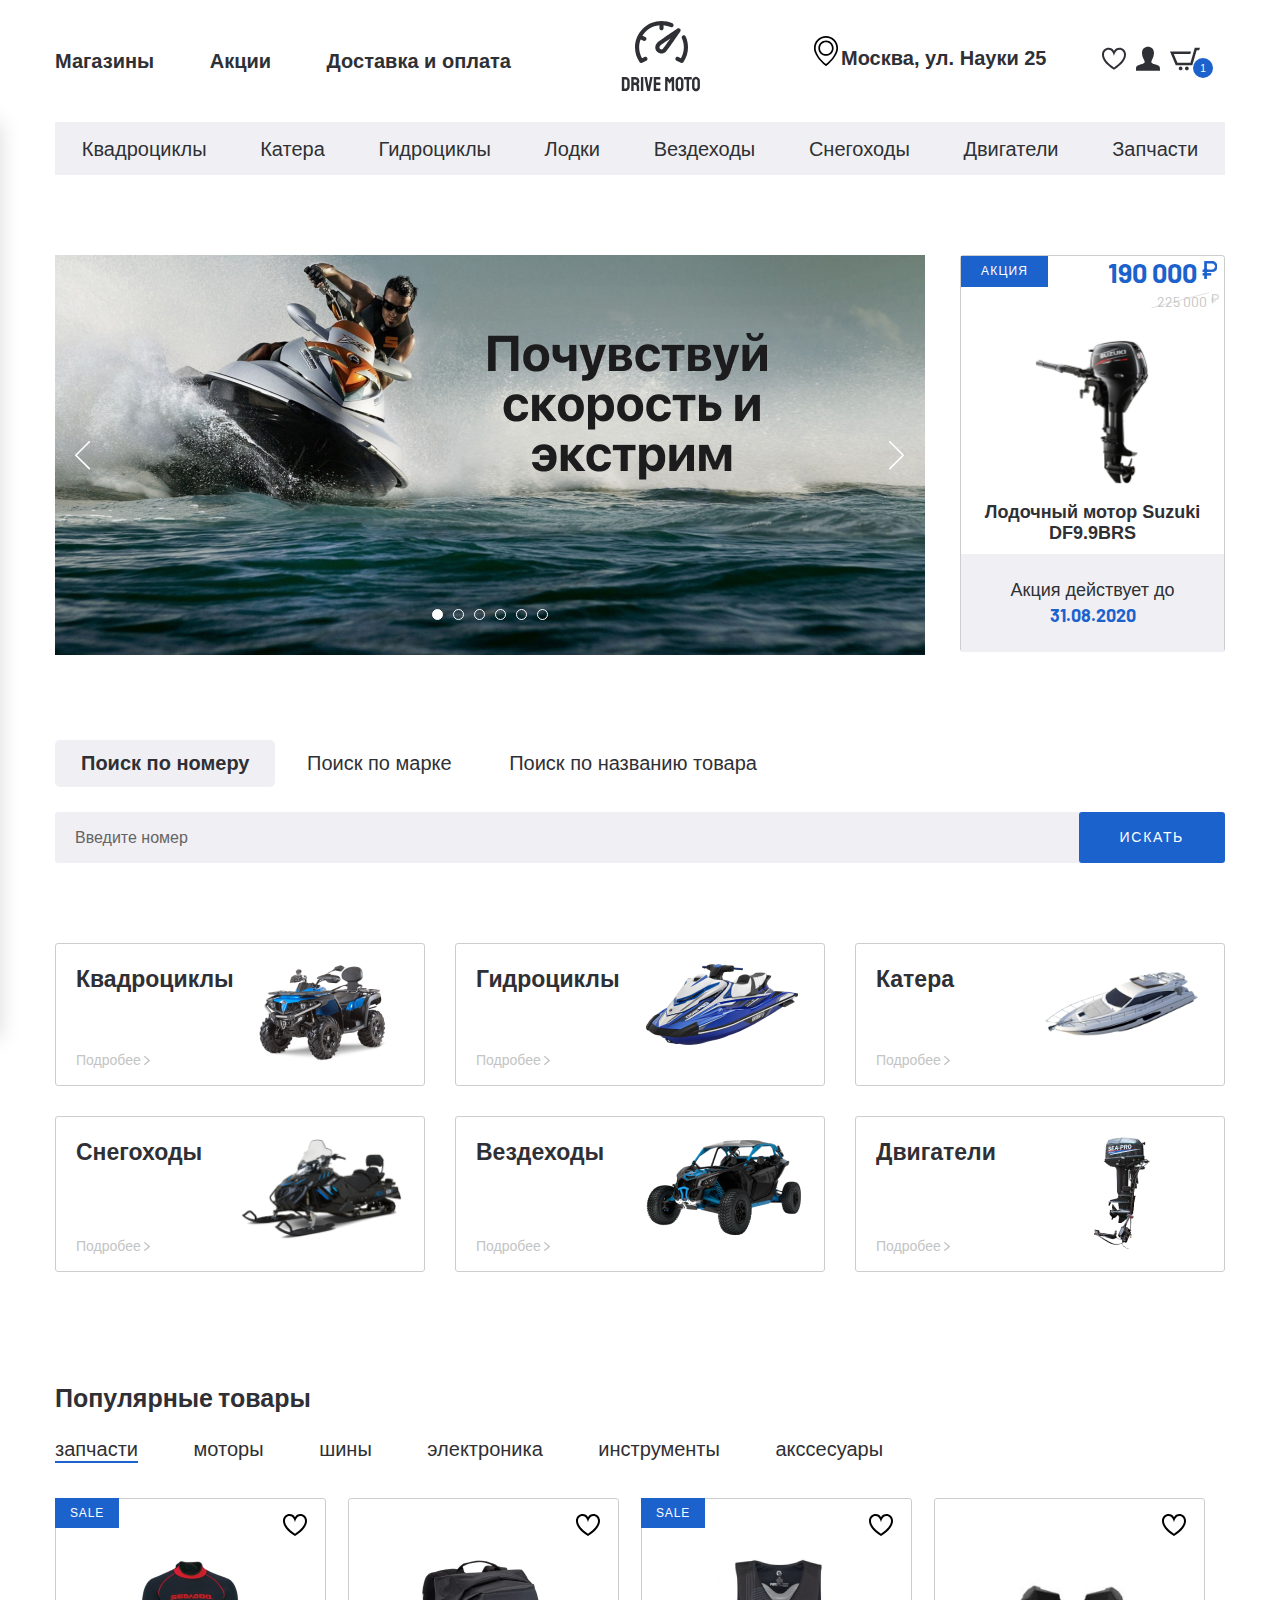
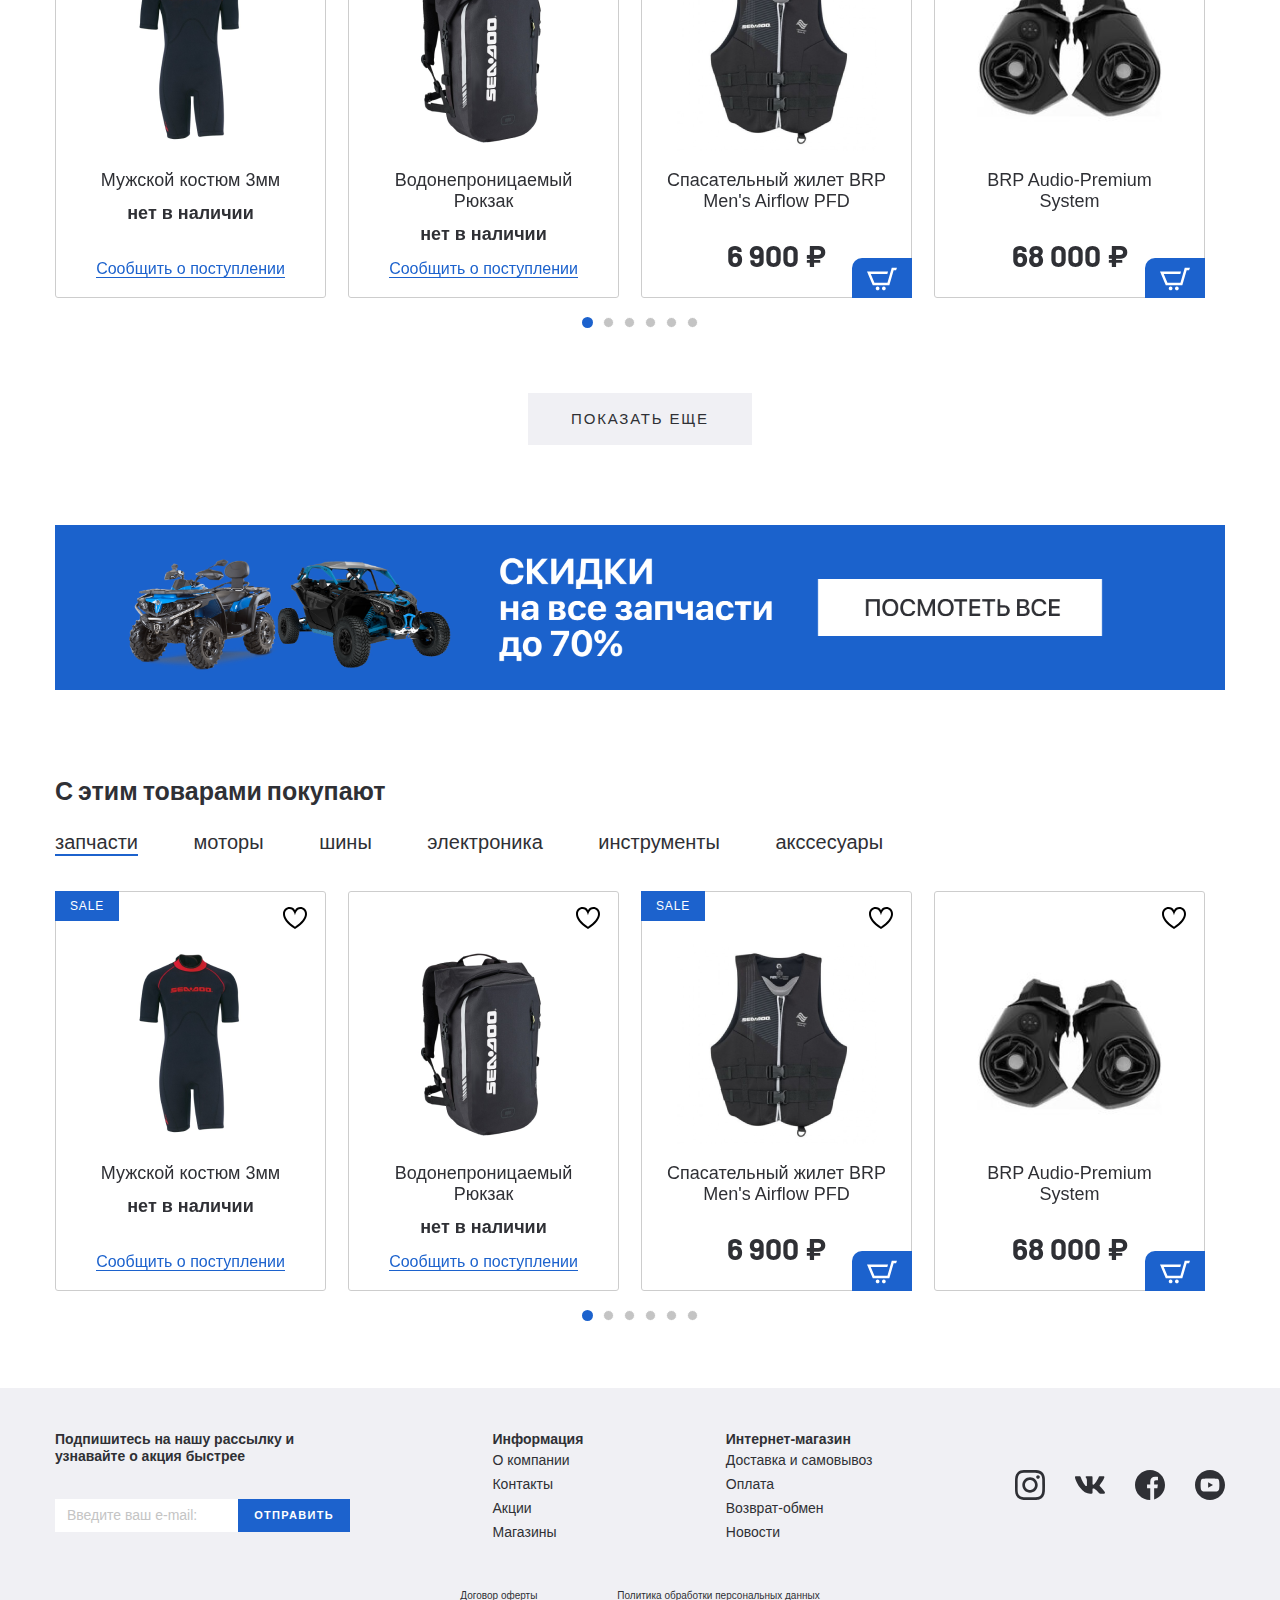
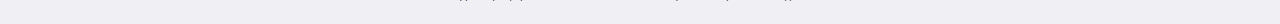
<file: index.html>
<!DOCTYPE html>
<html lang="ru">
<head>
    <meta charset="UTF-8"/>
    <meta name="viewport" content="width=device-width, initial-scale=1.0"/>
    <meta http-equiv="X-UA-Compatible" content="ie=edge"/>
    <title>Store layout</title>
    <link rel="preconnect" href="https://fonts.googleapis.com"/>
    <link rel="preconnect" href="https://fonts.gstatic.com" crossorigin/>
    <link
            href="https://fonts.googleapis.com/css2?family=Barlow:wght@400;700&display=swap"
            rel="stylesheet"
    />
    <link rel="stylesheet" href="css/ion.rangeSlider.min.css"/>
    <link rel="stylesheet" href="css/jquery.formstyler.css"/>
    <link rel="stylesheet" href="css/jquery.formstyler.theme.css"/>
    <link rel="stylesheet" href="css/jquery.rateyo.min.css"/>
    <link rel="stylesheet" href="css/style.min.css"/>
</head>
<body>
<header class="header">
    <div class="header__top">
        <div class="container">
            <div class="header__top-inner">
                <nav class="menu">
                    <button class="menu__btn">
                        <div class="menu__btn-line"></div>
                        <div class="menu__btn-line"></div>
                        <div class="menu__btn-line"></div>
                    </button>
                    <ul class="menu__list">
                        <li class="menu__item">
                            <a class="menu__link" href="catalog.html">Магазины</a>
                        </li>
                        <li class="menu__item">
                            <a class="menu__link" href="#">Акции</a>
                        </li>
                        <li class="menu__item">
                            <a class="menu__link" href="#">Доставка и оплата</a>
                        </li>
                    </ul>
                </nav>
                <a class="logo" href="#">
                    <img class="logo__img" src="./img/logo.svg" alt=""/>
                </a>
                <div class="header__box">
                    <p class="header__addres">Москва, ул. Науки 25</p>
                    <ul class="user__list">
                        <li class="user__list-item">
                            <a class="user__list-link" href="#">
                                <img
                                        src="./img/hearth-ico.svg
                    "
                                        alt=""
                                />
                            </a>
                        </li>
                        <li class="user__list-item">
                            <a class="user__list-link" href="#">
                                <img
                                        src="./img/user-ico.svg
                    "
                                        alt=""
                                />
                            </a>
                        </li>
                        <li class="user__list-item">
                            <a class="user__list-link basket" href="#">
                                <img
                                        src="./img/basket.svg
                    "
                                        alt=""
                                />
                                <p class="basket__num">1</p>
                            </a>
                        </li>
                    </ul>
                </div>
            </div>
        </div>
    </div>
    <ul class="menu-mobile__list">
        <li class="menu-mobile__item">
            <a class="menu-mobile__link" href="#">
                <img class="menu-mobile__img" src="./img/user-ico.svg" alt=""/>
                <p>Войти</p>
            </a>
        </li>
        <li class="menu-mobile__item">
            <a class="menu-mobile__link" href="#">
                <img class="menu-mobile__img" src="./img/user-ico.svg" alt=""/>
                <p>Регистрация</p>
            </a>
        </li>
        <li class="menu-mobile__item">
            <a class="menu-mobile__link" href="#">
                <img class="menu-mobile__img" src="./img/hearth-ico.svg" alt=""/>
                <p>Избранное</p>
            </a>
        </li>
        <li class="menu-mobile__item">
            <a class="menu-mobile__link" href="#">
                <img class="menu-mobile__img" src="./img/basket.svg" alt=""/>
                <p>Корзина</p>
            </a>
        </li>
        <li class="menu-mobile__item">
            <a class="menu-mobile__link" href="#">
                <img class="menu-mobile__img" src="./img/home.svg" alt=""/>
                <p>Магазины</p>
            </a>
        </li>
        <li class="menu-mobile__item">
            <a class="menu-mobile__link" href="#">
                <img class="menu-mobile__img" src="./img/sale.svg" alt=""/>
                <p>Акции</p>
            </a>
        </li>
        <li class="menu-mobile__item">
            <a class="menu-mobile__link" href="#">
                <img class="menu-mobile__img" src="./img/box.svg" alt=""/>
                <p>Доставка и оплата</p>
            </a>
        </li>
        <li class="menu-mobile__item">
            <a class="menu-mobile__link" href="#">
                <p>Квадроциклы</p>
            </a>
        </li>
        <li class="menu-mobile__item">
            <a class="menu-mobile__link" href="#">
                <p>Катера</p>
            </a>
        </li>
        <li class="menu-mobile__item">
            <a class="menu-mobile__link" href="#">
                <p>Гидроциклы</p>
            </a>
        </li>
        <li class="menu-mobile__item">
            <a class="menu-mobile__link" href="#">
                <p>Лодки</p>
            </a>
        </li>
        <li class="menu-mobile__item">
            <a class="menu-mobile__link" href="#">
                <p>Вездеходы</p>
            </a>
        </li>
        <li class="menu-mobile__item">
            <a class="menu-mobile__link" href="#">
                <p>Снегоходы</p>
            </a>
        </li>
        <li class="menu-mobile__item">
            <a class="menu-mobile__link" href="#">
                <p>Двигатели</p>
            </a>
        </li>
        <li class="menu-mobile__item">
            <a class="menu-mobile__link" href="#">
                <p>Запчасти</p>
            </a>
        </li>
    </ul>
    <div class="menu__mobile-linewrapper">
        <ul class="menu__mobile-line">
            <li class="menu__item">
                <a class="menu__link" href="catalog.html">Магазины</a>
            </li>
            <li class="menu__item">
                <a class="menu__link" href="#">Акции</a>
            </li>
            <li class="menu__item">
                <a class="menu__link" href="#">Доставка и оплата</a>
            </li>
        </ul>
    </div>

    <div class="header__bottom">
        <div class="container">
            <ul class="menu__categories">
                <li class="menu__categories-item">
                    <a class="menu__categories-link" href="product.html"
                    >Квадроциклы</a
                    >
                </li>

                <li class="menu__categories-item">
                    <a class="menu__categories-link" href="#">Катера</a>
                </li>
                <li class="menu__categories-item">
                    <a class="menu__categories-link" href="#">Гидроциклы</a>
                </li>
                <li class="menu__categories-item">
                    <a class="menu__categories-link" href="#">Лодки</a>
                </li>
                <li class="menu__categories-item">
                    <a class="menu__categories-link" href="#">Вездеходы</a>
                </li>
                <li class="menu__categories-item">
                    <a class="menu__categories-link" href="#">Снегоходы</a>
                </li>
                <li class="menu__categories-item">
                    <a class="menu__categories-link" href="#">Двигатели</a>
                </li>
                <li class="menu__categories-item">
                    <a class="menu__categories-link" href="#">Запчасти</a>
                </li>
            </ul>
        </div>
    </div>
</header>
<section class="banner-section page-section">
    <div class="container">
        <div class="banner-section__inner">
            <div class="banner-section__slider">
                <a class="banner-section__slider-item" href="#">
                    <img
                            class="banner-section__slider-img"
                            src="./img/banner-slider.jpg"
                            alt=""
                    />
                </a>
                <a class="banner-section__slider-item" href="#">
                    <img
                            class="banner-section__slider-img"
                            src="./img/banner-slider.jpg"
                            alt=""
                    />
                </a>
                <a class="banner-section__slider-item" href="#">
                    <img
                            class="banner-section__slider-img"
                            src="./img/banner-slider.jpg"
                            alt=""
                    />
                </a>
                <a class="banner-section__slider-item" href="#">
                    <img
                            class="banner-section__slider-img"
                            src="./img/banner-slider.jpg"
                            alt=""
                    />
                </a>
                <a class="banner-section__slider-item" href="#">
                    <img
                            class="banner-section__slider-img"
                            src="./img/banner-slider.jpg"
                            alt=""
                    />
                </a>
                <a class="banner-section__slider-item" href="#">
                    <img
                            class="banner-section__slider-img"
                            src="./img/banner-slider.jpg"
                            alt=""
                    />
                </a>
            </div>
            <a class="banner-section__item sale-item" href="#">
                <div class="sale-item__top">
                    <p class="sale-item__info">Акция</p>
                    <div class="sale-item__price">
                        <div class="price sale-item__price-new">190 000</div>
                        <div class="price sale-item__price-old">225 000</div>
                    </div>
                </div>
                <img class="sale-item__img" src="./img/content/sale-1.png" alt=""/>
                <h5 class="sale-item__title">Лодочный мотор Suzuki DF9.9BRS</h5>
                <p class="sale-item__footer">
                    Акция действует до
                    <span>31.08.2020</span>
                </p>
            </a>
        </div>
    </div>
</section>
<div class="search page-section">
    <div class="container">
        <div class="search__inner">
            <div class="search__tabs tabs-wrapper">
                <div class="mobile-overflow">
                    <a class="tab tab--active search__tabs-item" href="#tab-1"
                    >Поиск по номеру</a
                    >
                    <a class="tab search__tabs-item" href="#tab-2">Поиск по марке</a>
                    <a class="tab search__tabs-item" href="#tab-3"
                    >Поиск по названию товара</a
                    >
                </div>
            </div>
            <div class="search__content">
                <div
                        id="tab-1"
                        class="tabs-content search__content-item tabs-content--active"
                >
                    <form class="search__content-form" action="">
                        <input
                                class="search__content-input"
                                type="text"
                                placeholder="Введите номер"
                        />
                        <button class="search__content-btn" type="submit">
                            искать
                        </button>
                    </form>
                </div>
                <div id="tab-2" class="tabs-content search__content-item">
                    <form class="search__content-form" action="">
                        <input
                                class="search__content-input"
                                type="text"
                                placeholder="Введите марку"
                        />
                        <button class="search__content-btn" type="submit">
                            искать
                        </button>
                    </form>
                </div>
                <div id="tab-3" class="tabs-content search__content-item">
                    <form class="search__content-form" action="">
                        <input
                                class="search__content-input"
                                type="text"
                                placeholder="Введите название товара"
                        />
                        <button class="search__content-btn" type="submit">
                            искать
                        </button>
                    </form>
                </div>
            </div>
        </div>
    </div>
</div>
<section class="categories page-section">
    <div class="container">
        <div class="categories__inner">
            <a class="categories__item" href="#">
                <div class="categories__item-info">
                    <h4 class="categories__item-title">Квадроциклы</h4>
                    <p class="categories__item-text">Подробее</p>
                </div>
                <div class="categories__item-img">
                    <img src="./img/categories-1.png" alt=""/>
                </div>
            </a>
            <a class="categories__item" href="#">
                <div class="categories__item-info">
                    <h4 class="categories__item-title">Гидроциклы</h4>
                    <p class="categories__item-text">Подробее</p>
                </div>
                <div class="categories__item-img">
                    <img src="./img/categories-2.png" alt=""/>
                </div>
            </a>
            <a class="categories__item" href="#">
                <div class="categories__item-info">
                    <h4 class="categories__item-title">Катера</h4>
                    <p class="categories__item-text">Подробее</p>
                </div>
                <div class="categories__item-img">
                    <img src="./img/categories-3.png" alt=""/>
                </div>
            </a>
            <a class="categories__item" href="#">
                <div class="categories__item-info">
                    <h4 class="categories__item-title">Снегоходы</h4>
                    <p class="categories__item-text">Подробее</p>
                </div>
                <div class="categories__item-img">
                    <img src="./img/categories-4.png" alt=""/>
                </div>
            </a>
            <a class="categories__item" href="#">
                <div class="categories__item-info">
                    <h4 class="categories__item-title">Вездеходы</h4>
                    <p class="categories__item-text">Подробее</p>
                </div>
                <div class="categories__item-img">
                    <img src="./img/categories-5.png" alt=""/>
                </div>
            </a>
            <a class="categories__item" href="#">
                <div class="categories__item-info">
                    <h4 class="categories__item-title">Двигатели</h4>
                    <p class="categories__item-text">Подробее</p>
                </div>
                <div class="categories__item-img">
                    <img src="./img/categories-6.png" alt=""/>
                </div>
            </a>
        </div>
    </div>
</section>

<section class="products">
    <div class="container">
        <div class="products__inner">
            <h4 class="product__title">Популярные товары</h4>
            <div class="tabs-wrapper">
                <div class="tabs products__tabs mobile-overflow">
                    <a class="tab tab--active products__tab" href="#product-tab-1"
                    >запчасти</a
                    >
                    <a class="tab products__tab" href="#product-tab-2">моторы</a>
                    <a class="tab products__tab" href="#product-tab-3">шины</a>
                    <a class="tab products__tab" href="#product-tab-4">электроника</a>
                    <a class="tab products__tab" href="#product-tab-5">инструменты</a>
                    <a class="tab products__tab" href="#product-tab-6">акссесуары</a>
                </div>
            </div>
            <div class="tabs-container products__container">
                <div
                        id="product-tab-1"
                        class="tabs-content products__content tabs-content--active"
                >
                    <div class="product-slider">
                        <div class="product-slider__item">
                            <div
                                    class="product-item__wrapper product-item__not-available"
                            >
                                <button class="product-item__favorite"></button>
                                <button class="product-item__basket">
                                    <img src="./img/basket-white.svg" alt=""/>
                                </button>
                                <a class="product-item__notify-link" href="#">
                                    <span>Сообщить о поступлении</span>
                                </a>
                                <a class="product-item product-item--sale" href="#">
                                    <p class="product-item__hover-text">посмотреть товар</p>
                                    <img
                                            class="product-item__img"
                                            src="./img/content/product-8.png"
                                            alt=""
                                    />
                                    <h4 class="product-item__title">
                                        Мужской костюм 3мм
                                    </h4>
                                    <p class="price product-item__price">7 000 ₽</p>
                                    <p class="product-item__notify-text">нет в наличии</p>
                                </a>
                            </div>
                        </div>
                        <div class="product-slider__item">
                            <div
                                    class="product-item__wrapper product-item__not-available"
                            >
                                <button class="product-item__favorite"></button>
                                <button class="product-item__basket">
                                    <img src="./img/basket-white.svg" alt=""/>
                                </button>
                                <a class="product-item__notify-link" href="#">
                                    <span>Сообщить о поступлении</span>
                                </a>
                                <a class="product-item" href="#">
                                    <p class="product-item__hover-text">посмотреть товар</p>
                                    <img
                                            class="product-item__img"
                                            src="./img/content/product-1.png"
                                            alt=""
                                    />
                                    <h4 class="product-item__title">
                                        Водонепроницаемый Рюкзак
                                    </h4>
                                    <p class="price product-item__price">9 800 ₽</p>
                                    <p class="product-item__notify-text">нет в наличии</p>
                                </a>
                            </div>
                        </div>
                        <div class="product-slider__item">
                            <div class="product-item__wrapper">
                                <button class="product-item__favorite"></button>
                                <button class="product-item__basket">
                                    <img src="./img/basket-white.svg" alt=""/>
                                </button>
                                <a class="product-item__notify-link" href="#">
                                    <span>Сообщить о поступлении</span>
                                </a>
                                <a class="product-item product-item--sale" href="#">
                                    <p class="product-item__hover-text">посмотреть товар</p>
                                    <img
                                            class="product-item__img"
                                            src="./img/content/product-2.png"
                                            alt=""
                                    />
                                    <h4 class="product-item__title">
                                        Спасательный жилет BRP Men's Airflow PFD
                                    </h4>
                                    <p class="price product-item__price">6 900 ₽</p>
                                    <p class="product-item__notify-text">нет в наличии</p>
                                </a>
                            </div>
                        </div>
                        <div class="product-slider__item">
                            <div class="product-item__wrapper">
                                <button class="product-item__favorite"></button>
                                <button class="product-item__basket">
                                    <img src="./img/basket-white.svg" alt=""/>
                                </button>
                                <a class="product-item__notify-link" href="#">
                                    <span>Сообщить о поступлении</span>
                                </a>
                                <a class="product-item" href="#">
                                    <p class="product-item__hover-text">посмотреть товар</p>
                                    <img
                                            class="product-item__img"
                                            src="./img/content/product-3.png"
                                            alt=""
                                    />
                                    <h4 class="product-item__title">
                                        BRP Audio-Premium System
                                    </h4>
                                    <p class="price product-item__price">68 000 ₽</p>
                                    <p class="product-item__notify-text">нет в наличии</p>
                                </a>
                            </div>
                        </div>
                        <div class="product-slider__item">
                            <div
                                    class="product-item__wrapper product-item__not-available"
                            >
                                <button class="product-item__favorite"></button>
                                <button class="product-item__basket">
                                    <img src="./img/basket-white.svg" alt=""/>
                                </button>
                                <a class="product-item__notify-link" href="#">
                                    <span>Сообщить о поступлении</span>
                                </a>
                                <a class="product-item product-item--sale" href="#">
                                    <p class="product-item__hover-text">посмотреть товар</p>
                                    <img
                                            class="product-item__img"
                                            src="./img/content/product-4.png"
                                            alt=""
                                    />
                                    <h4 class="product-item__title">
                                        Спасательное снаряжение
                                    </h4>
                                    <p class="price product-item__price">4 000 ₽</p>
                                    <p class="product-item__notify-text">нет в наличии</p>
                                </a>
                            </div>
                        </div>
                        <div class="product-slider__item">
                            <div class="product-item__wrapper">
                                <button class="product-item__favorite"></button>
                                <button class="product-item__basket">
                                    <img src="./img/basket-white.svg" alt=""/>
                                </button>
                                <a class="product-item__notify-link" href="#">
                                    <span>Сообщить о поступлении</span>
                                </a>
                                <a class="product-item product-item--sale" href="#">
                                    <p class="product-item__hover-text">посмотреть товар</p>
                                    <img
                                            class="product-item__img"
                                            src="./img/content/product-6.png"
                                            alt=""
                                    />
                                    <h4 class="product-item__title">
                                        Garmin Echomap Plus 62cv
                                    </h4>
                                    <p class="price product-item__price">45 800 ₽</p>
                                    <p class="product-item__notify-text">нет в наличии</p>
                                </a>
                            </div>
                        </div>
                    </div>
                </div>
                <div id="product-tab-2" class="tabs-content products__content">
                    <div class="product-slider">
                        <div class="product-slider__item">
                            <div
                                    class="product-item__wrapper product-item__not-available"
                            >
                                <button class="product-item__favorite"></button>
                                <button class="product-item__basket">
                                    <img src="./img/basket-white.svg" alt=""/>
                                </button>
                                <a class="product-item__notify-link" href="#">
                                    <span>Сообщить о поступлении</span>
                                </a>
                                <a class="product-item" href="#">
                                    <p class="product-item__hover-text">посмотреть товар</p>
                                    <img
                                            class="product-item__img"
                                            src="./img/content/product-1.png"
                                            alt=""
                                    />
                                    <h4 class="product-item__title">
                                        Водонепроницаемый Рюкзак
                                    </h4>
                                    <p class="price product-item__price">9 800 ₽</p>
                                    <p class="product-item__notify-text">нет в наличии</p>
                                </a>
                            </div>
                        </div>
                        <div class="product-slider__item">
                            <div
                                    class="product-item__wrapper product-item__not-available"
                            >
                                <button class="product-item__favorite"></button>
                                <button class="product-item__basket">
                                    <img src="./img/basket-white.svg" alt=""/>
                                </button>
                                <a class="product-item__notify-link" href="#">
                                    <span>Сообщить о поступлении</span>
                                </a>
                                <a class="product-item product-item--sale" href="#">
                                    <p class="product-item__hover-text">посмотреть товар</p>
                                    <img
                                            class="product-item__img"
                                            src="./img/content/product-5.png"
                                            alt=""
                                    />
                                    <h4 class="product-item__title">
                                        BRP Audio-портативная система
                                    </h4>
                                    <p class="price product-item__price">92 000 ₽</p>
                                    <p class="product-item__notify-text">нет в наличии</p>
                                </a>
                            </div>
                        </div>
                        <div class="product-slider__item">
                            <div class="product-item__wrapper">
                                <button class="product-item__favorite"></button>
                                <button class="product-item__basket">
                                    <img src="./img/basket-white.svg" alt=""/>
                                </button>
                                <a class="product-item__notify-link" href="#">
                                    <span>Сообщить о поступлении</span>
                                </a>
                                <a class="product-item product-item--sale" href="#">
                                    <p class="product-item__hover-text">посмотреть товар</p>
                                    <img
                                            class="product-item__img"
                                            src="./img/content/product-6.png"
                                            alt=""
                                    />
                                    <h4 class="product-item__title">
                                        Garmin Echomap Plus 62cv
                                    </h4>
                                    <p class="price product-item__price">45 800 ₽</p>
                                    <p class="product-item__notify-text">нет в наличии</p>
                                </a>
                            </div>
                        </div>
                        <div class="product-slider__item">
                            <div class="product-item__wrapper">
                                <button class="product-item__favorite"></button>
                                <button class="product-item__basket">
                                    <img src="./img/basket-white.svg" alt=""/>
                                </button>
                                <a class="product-item__notify-link" href="#">
                                    <span>Сообщить о поступлении</span>
                                </a>
                                <a class="product-item product-item--sale" href="#">
                                    <p class="product-item__hover-text">посмотреть товар</p>
                                    <img
                                            class="product-item__img"
                                            src="./img/content/product-7.png"
                                            alt=""
                                    />
                                    <h4 class="product-item__title">
                                        RF D.E.S.S.TM Key
                                    </h4>
                                    <p class="price product-item__price">7 200 ₽</p>
                                    <p class="product-item__notify-text">нет в наличии</p>
                                </a>
                            </div>
                        </div>
                        <div class="product-slider__item">
                            <div
                                    class="product-item__wrapper product-item__not-available"
                            >
                                <button class="product-item__favorite"></button>
                                <button class="product-item__basket">
                                    <img src="./img/basket-white.svg" alt=""/>
                                </button>
                                <a class="product-item__notify-link" href="#">
                                    <span>Сообщить о поступлении</span>
                                </a>
                                <a class="product-item product-item--sale" href="#">
                                    <p class="product-item__hover-text">посмотреть товар</p>
                                    <img
                                            class="product-item__img"
                                            src="./img/content/product-8.png"
                                            alt=""
                                    />
                                    <h4 class="product-item__title">
                                        Мужской костюм 3мм
                                    </h4>
                                    <p class="price product-item__price">7 000 ₽</p>
                                    <p class="product-item__notify-text">нет в наличии</p>
                                </a>
                            </div>
                        </div>
                    </div>
                </div>
                <div id="product-tab-3" class="tabs-content products__content">
                    <div class="product-slider">
                        <div class="product-slider__item">
                            <div
                                    class="product-item__wrapper product-item__not-available"
                            >
                                <button class="product-item__favorite"></button>
                                <button class="product-item__basket">
                                    <img src="./img/basket-white.svg" alt=""/>
                                </button>
                                <a class="product-item__notify-link" href="#">
                                    <span>Сообщить о поступлении</span>
                                </a>
                                <a class="product-item product-item--sale" href="#">
                                    <p class="product-item__hover-text">посмотреть товар</p>
                                    <img
                                            class="product-item__img"
                                            src="./img/content/product-8.png"
                                            alt=""
                                    />
                                    <h4 class="product-item__title">
                                        Мужской костюм 3мм
                                    </h4>
                                    <p class="price product-item__price">7 000 ₽</p>
                                    <p class="product-item__notify-text">нет в наличии</p>
                                </a>
                            </div>
                        </div>
                        <div class="product-slider__item">
                            <div
                                    class="product-item__wrapper product-item__not-available"
                            >
                                <button class="product-item__favorite"></button>
                                <button class="product-item__basket">
                                    <img src="./img/basket-white.svg" alt=""/>
                                </button>
                                <a class="product-item__notify-link" href="#">
                                    <span>Сообщить о поступлении</span>
                                </a>
                                <a class="product-item" href="#">
                                    <p class="product-item__hover-text">посмотреть товар</p>
                                    <img
                                            class="product-item__img"
                                            src="./img/content/product-1.png"
                                            alt=""
                                    />
                                    <h4 class="product-item__title">
                                        Водонепроницаемый Рюкзак
                                    </h4>
                                    <p class="price product-item__price">9 800 ₽</p>
                                    <p class="product-item__notify-text">нет в наличии</p>
                                </a>
                            </div>
                        </div>
                        <div class="product-slider__item">
                            <div class="product-item__wrapper">
                                <button class="product-item__favorite"></button>
                                <button class="product-item__basket">
                                    <img src="./img/basket-white.svg" alt=""/>
                                </button>
                                <a class="product-item__notify-link" href="#">
                                    <span>Сообщить о поступлении</span>
                                </a>
                                <a class="product-item product-item--sale" href="#">
                                    <p class="product-item__hover-text">посмотреть товар</p>
                                    <img
                                            class="product-item__img"
                                            src="./img/content/product-2.png"
                                            alt=""
                                    />
                                    <h4 class="product-item__title">
                                        Спасательный жилет BRP Men's Airflow PFD
                                    </h4>
                                    <p class="price product-item__price">6 900 ₽</p>
                                    <p class="product-item__notify-text">нет в наличии</p>
                                </a>
                            </div>
                        </div>
                        <div class="product-slider__item">
                            <div class="product-item__wrapper">
                                <button class="product-item__favorite"></button>
                                <button class="product-item__basket">
                                    <img src="./img/basket-white.svg" alt=""/>
                                </button>
                                <a class="product-item__notify-link" href="#">
                                    <span>Сообщить о поступлении</span>
                                </a>
                                <a class="product-item" href="#">
                                    <p class="product-item__hover-text">посмотреть товар</p>
                                    <img
                                            class="product-item__img"
                                            src="./img/content/product-3.png"
                                            alt=""
                                    />
                                    <h4 class="product-item__title">
                                        BRP Audio-Premium System
                                    </h4>
                                    <p class="price product-item__price">68 000 ₽</p>
                                    <p class="product-item__notify-text">нет в наличии</p>
                                </a>
                            </div>
                        </div>
                        <div class="product-slider__item">
                            <div
                                    class="product-item__wrapper product-item__not-available"
                            >
                                <button class="product-item__favorite"></button>
                                <button class="product-item__basket">
                                    <img src="./img/basket-white.svg" alt=""/>
                                </button>
                                <a class="product-item__notify-link" href="#">
                                    <span>Сообщить о поступлении</span>
                                </a>
                                <a class="product-item product-item--sale" href="#">
                                    <p class="product-item__hover-text">посмотреть товар</p>
                                    <img
                                            class="product-item__img"
                                            src="./img/content/product-4.png"
                                            alt=""
                                    />
                                    <h4 class="product-item__title">
                                        Спасательное снаряжение
                                    </h4>
                                    <p class="price product-item__price">4 000 ₽</p>
                                    <p class="product-item__notify-text">нет в наличии</p>
                                </a>
                            </div>
                        </div>
                    </div>
                </div>
                <div id="product-tab-4" class="tabs-content products__content">
                    <div class="product-slider">
                        <div class="product-slider__item">
                            <div
                                    class="product-item__wrapper product-item__not-available"
                            >
                                <button class="product-item__favorite"></button>
                                <button class="product-item__basket">
                                    <img src="./img/basket-white.svg" alt=""/>
                                </button>
                                <a class="product-item__notify-link" href="#">
                                    <span>Сообщить о поступлении</span>
                                </a>
                                <a class="product-item product-item--sale" href="#">
                                    <p class="product-item__hover-text">посмотреть товар</p>
                                    <img
                                            class="product-item__img"
                                            src="./img/content/product-5.png"
                                            alt=""
                                    />
                                    <h4 class="product-item__title">
                                        BRP Audio-портативная система
                                    </h4>
                                    <p class="price product-item__price">92 000 ₽</p>
                                    <p class="product-item__notify-text">нет в наличии</p>
                                </a>
                            </div>
                        </div>
                        <div class="product-slider__item">
                            <div class="product-item__wrapper">
                                <button class="product-item__favorite"></button>
                                <button class="product-item__basket">
                                    <img src="./img/basket-white.svg" alt=""/>
                                </button>
                                <a class="product-item__notify-link" href="#">
                                    <span>Сообщить о поступлении</span>
                                </a>
                                <a class="product-item product-item--sale" href="#">
                                    <p class="product-item__hover-text">посмотреть товар</p>
                                    <img
                                            class="product-item__img"
                                            src="./img/content/product-6.png"
                                            alt=""
                                    />
                                    <h4 class="product-item__title">
                                        Garmin Echomap Plus 62cv
                                    </h4>
                                    <p class="price product-item__price">45 800 ₽</p>
                                    <p class="product-item__notify-text">нет в наличии</p>
                                </a>
                            </div>
                        </div>
                        <div class="product-slider__item">
                            <div class="product-item__wrapper">
                                <button class="product-item__favorite"></button>
                                <button class="product-item__basket">
                                    <img src="./img/basket-white.svg" alt=""/>
                                </button>
                                <a class="product-item__notify-link" href="#">
                                    <span>Сообщить о поступлении</span>
                                </a>
                                <a class="product-item product-item--sale" href="#">
                                    <p class="product-item__hover-text">посмотреть товар</p>
                                    <img
                                            class="product-item__img"
                                            src="./img/content/product-7.png"
                                            alt=""
                                    />
                                    <h4 class="product-item__title">
                                        RF D.E.S.S.TM Key
                                    </h4>
                                    <p class="price product-item__price">7 200 ₽</p>
                                    <p class="product-item__notify-text">нет в наличии</p>
                                </a>
                            </div>
                        </div>
                        <div class="product-slider__item">
                            <div
                                    class="product-item__wrapper product-item__not-available"
                            >
                                <button class="product-item__favorite"></button>
                                <button class="product-item__basket">
                                    <img src="./img/basket-white.svg" alt=""/>
                                </button>
                                <a class="product-item__notify-link" href="#">
                                    <span>Сообщить о поступлении</span>
                                </a>
                                <a class="product-item product-item--sale" href="#">
                                    <p class="product-item__hover-text">посмотреть товар</p>
                                    <img
                                            class="product-item__img"
                                            src="./img/content/product-8.png"
                                            alt=""
                                    />
                                    <h4 class="product-item__title">
                                        Мужской костюм 3мм
                                    </h4>
                                    <p class="price product-item__price">7 000 ₽</p>
                                    <p class="product-item__notify-text">нет в наличии</p>
                                </a>
                            </div>
                        </div>
                        <div class="product-slider__item">
                            <div
                                    class="product-item__wrapper product-item__not-available"
                            >
                                <button class="product-item__favorite"></button>
                                <button class="product-item__basket">
                                    <img src="./img/basket-white.svg" alt=""/>
                                </button>
                                <a class="product-item__notify-link" href="#">
                                    <span>Сообщить о поступлении</span>
                                </a>
                                <a class="product-item product-item--sale" href="#">
                                    <p class="product-item__hover-text">посмотреть товар</p>
                                    <img
                                            class="product-item__img"
                                            src="./img/content/product-4.png"
                                            alt=""
                                    />
                                    <h4 class="product-item__title">
                                        Спасательное снаряжение
                                    </h4>
                                    <p class="price product-item__price">4 000 ₽</p>
                                    <p class="product-item__notify-text">нет в наличии</p>
                                </a>
                            </div>
                        </div>
                    </div>
                </div>
                <div id="product-tab-5" class="tabs-content products__content">
                    <div class="product-slider">
                        <div class="product-slider__item">
                            <div
                                    class="product-item__wrapper product-item__not-available"
                            >
                                <button class="product-item__favorite"></button>
                                <button class="product-item__basket">
                                    <img src="./img/basket-white.svg" alt=""/>
                                </button>
                                <a class="product-item__notify-link" href="#">
                                    <span>Сообщить о поступлении</span>
                                </a>
                                <a class="product-item" href="#">
                                    <p class="product-item__hover-text">посмотреть товар</p>
                                    <img
                                            class="product-item__img"
                                            src="./img/content/product-1.png"
                                            alt=""
                                    />
                                    <h4 class="product-item__title">
                                        Водонепроницаемый Рюкзак
                                    </h4>
                                    <p class="price product-item__price">9 800 ₽</p>
                                    <p class="product-item__notify-text">нет в наличии</p>
                                </a>
                            </div>
                        </div>
                        <div class="product-slider__item">
                            <div class="product-item__wrapper">
                                <button class="product-item__favorite"></button>
                                <button class="product-item__basket">
                                    <img src="./img/basket-white.svg" alt=""/>
                                </button>
                                <a class="product-item__notify-link" href="#">
                                    <span>Сообщить о поступлении</span>
                                </a>
                                <a class="product-item product-item--sale" href="#">
                                    <p class="product-item__hover-text">посмотреть товар</p>
                                    <img
                                            class="product-item__img"
                                            src="./img/content/product-2.png"
                                            alt=""
                                    />
                                    <h4 class="product-item__title">
                                        Спасательный жилет BRP Men's Airflow PFD
                                    </h4>
                                    <p class="price product-item__price">6 900 ₽</p>
                                    <p class="product-item__notify-text">нет в наличии</p>
                                </a>
                            </div>
                        </div>
                        <div class="product-slider__item">
                            <div class="product-item__wrapper">
                                <button class="product-item__favorite"></button>
                                <button class="product-item__basket">
                                    <img src="./img/basket-white.svg" alt=""/>
                                </button>
                                <a class="product-item__notify-link" href="#">
                                    <span>Сообщить о поступлении</span>
                                </a>
                                <a class="product-item" href="#">
                                    <p class="product-item__hover-text">посмотреть товар</p>
                                    <img
                                            class="product-item__img"
                                            src="./img/content/product-3.png"
                                            alt=""
                                    />
                                    <h4 class="product-item__title">
                                        BRP Audio-Premium System
                                    </h4>
                                    <p class="price product-item__price">68 000 ₽</p>
                                    <p class="product-item__notify-text">нет в наличии</p>
                                </a>
                            </div>
                        </div>
                        <div class="product-slider__item">
                            <div
                                    class="product-item__wrapper product-item__not-available"
                            >
                                <button class="product-item__favorite"></button>
                                <button class="product-item__basket">
                                    <img src="./img/basket-white.svg" alt=""/>
                                </button>
                                <a class="product-item__notify-link" href="#">
                                    <span>Сообщить о поступлении</span>
                                </a>
                                <a class="product-item product-item--sale" href="#">
                                    <p class="product-item__hover-text">посмотреть товар</p>
                                    <img
                                            class="product-item__img"
                                            src="./img/content/product-4.png"
                                            alt=""
                                    />
                                    <h4 class="product-item__title">
                                        Спасательное снаряжение
                                    </h4>
                                    <p class="price product-item__price">4 000 ₽</p>
                                    <p class="product-item__notify-text">нет в наличии</p>
                                </a>
                            </div>
                        </div>
                        <div class="product-slider__item">
                            <div
                                    class="product-item__wrapper product-item__not-available"
                            >
                                <button class="product-item__favorite"></button>
                                <button class="product-item__basket">
                                    <img src="./img/basket-white.svg" alt=""/>
                                </button>
                                <a class="product-item__notify-link" href="#">
                                    <span>Сообщить о поступлении</span>
                                </a>
                                <a class="product-item product-item--sale" href="#">
                                    <p class="product-item__hover-text">посмотреть товар</p>
                                    <img
                                            class="product-item__img"
                                            src="./img/content/product-5.png"
                                            alt=""
                                    />
                                    <h4 class="product-item__title">
                                        BRP Audio-портативная система
                                    </h4>
                                    <p class="price product-item__price">92 000 ₽</p>
                                    <p class="product-item__notify-text">нет в наличии</p>
                                </a>
                            </div>
                        </div>
                    </div>
                </div>
                <div id="product-tab-6" class="tabs-content products__content">
                    <div class="product-slider">
                        <div class="product-slider__item">
                            <div
                                    class="product-item__wrapper product-item__not-available"
                            >
                                <button class="product-item__favorite"></button>
                                <button class="product-item__basket">
                                    <img src="./img/basket-white.svg" alt=""/>
                                </button>
                                <a class="product-item__notify-link" href="#">
                                    <span>Сообщить о поступлении</span>
                                </a>
                                <a class="product-item product-item--sale" href="#">
                                    <p class="product-item__hover-text">посмотреть товар</p>
                                    <img
                                            class="product-item__img"
                                            src="./img/content/product-5.png"
                                            alt=""
                                    />
                                    <h4 class="product-item__title">
                                        BRP Audio-портативная система
                                    </h4>
                                    <p class="price product-item__price">92 000 ₽</p>
                                    <p class="product-item__notify-text">нет в наличии</p>
                                </a>
                            </div>
                        </div>
                        <div class="product-slider__item">
                            <div class="product-item__wrapper">
                                <button class="product-item__favorite"></button>
                                <button class="product-item__basket">
                                    <img src="./img/basket-white.svg" alt=""/>
                                </button>
                                <a class="product-item__notify-link" href="#">
                                    <span>Сообщить о поступлении</span>
                                </a>
                                <a class="product-item product-item--sale" href="#">
                                    <p class="product-item__hover-text">посмотреть товар</p>
                                    <img
                                            class="product-item__img"
                                            src="./img/content/product-6.png"
                                            alt=""
                                    />
                                    <h4 class="product-item__title">
                                        Garmin Echomap Plus 62cv
                                    </h4>
                                    <p class="price product-item__price">45 800 ₽</p>
                                    <p class="product-item__notify-text">нет в наличии</p>
                                </a>
                            </div>
                        </div>
                        <div class="product-slider__item">
                            <div class="product-item__wrapper">
                                <button class="product-item__favorite"></button>
                                <button class="product-item__basket">
                                    <img src="./img/basket-white.svg" alt=""/>
                                </button>
                                <a class="product-item__notify-link" href="#">
                                    <span>Сообщить о поступлении</span>
                                </a>
                                <a class="product-item product-item--sale" href="#">
                                    <p class="product-item__hover-text">посмотреть товар</p>
                                    <img
                                            class="product-item__img"
                                            src="./img/content/product-7.png"
                                            alt=""
                                    />
                                    <h4 class="product-item__title">
                                        RF D.E.S.S.TM Key
                                    </h4>
                                    <p class="price product-item__price">7 200 ₽</p>
                                    <p class="product-item__notify-text">нет в наличии</p>
                                </a>
                            </div>
                        </div>
                        <div class="product-slider__item">
                            <div
                                    class="product-item__wrapper product-item__not-available"
                            >
                                <button class="product-item__favorite"></button>
                                <button class="product-item__basket">
                                    <img src="./img/basket-white.svg" alt=""/>
                                </button>
                                <a class="product-item__notify-link" href="#">
                                    <span>Сообщить о поступлении</span>
                                </a>
                                <a class="product-item product-item--sale" href="#">
                                    <p class="product-item__hover-text">посмотреть товар</p>
                                    <img
                                            class="product-item__img"
                                            src="./img/content/product-8.png"
                                            alt=""
                                    />
                                    <h4 class="product-item__title">
                                        Мужской костюм 3мм
                                    </h4>
                                    <p class="price product-item__price">7 000 ₽</p>
                                    <p class="product-item__notify-text">нет в наличии</p>
                                </a>
                            </div>
                        </div>
                        <div class="product-slider__item">
                            <div
                                    class="product-item__wrapper product-item__not-available"
                            >
                                <button class="product-item__favorite"></button>
                                <button class="product-item__basket">
                                    <img src="./img/basket-white.svg" alt=""/>
                                </button>
                                <a class="product-item__notify-link" href="#">
                                    <span>Сообщить о поступлении</span>
                                </a>
                                <a class="product-item product-item--sale" href="#">
                                    <p class="product-item__hover-text">посмотреть товар</p>
                                    <img
                                            class="product-item__img"
                                            src="./img/content/product-4.png"
                                            alt=""
                                    />
                                    <h4 class="product-item__title">
                                        Спасательное снаряжение
                                    </h4>
                                    <p class="price product-item__price">4 000 ₽</p>
                                    <p class="product-item__notify-text">нет в наличии</p>
                                </a>
                            </div>
                        </div>
                    </div>
                </div>
            </div>
            <div class="product-item__more-link">
                <a class="product-item__more" href="#"> ПОКАЗАТЬ ЕЩЕ </a>
            </div>
        </div>
    </div>
</section>

<div class="banner">
    <div class="container">
        <a class="banner-link" href="#">
            <img src="./img/content/banner.jpg" alt=""/>
        </a>
    </div>
</div>

<section class="products product-popular">
    <div class="container">
        <div class="products__inner">
            <h4 class="product__title">С этим товарами покупают</h4>
            <div class="tabs-wrapper">
                <div class="tabs products__tabs mobile-overflow">
                    <a class="tab tab--active products__tab" href="#popular-tab-1"
                    >запчасти</a
                    >
                    <a class="tab products__tab" href="#popular-tab-2">моторы</a>
                    <a class="tab products__tab" href="#popular-tab-3">шины</a>
                    <a class="tab products__tab" href="#popular-tab-4">электроника</a>
                    <a class="tab products__tab" href="#popular-tab-5">инструменты</a>
                    <a class="tab products__tab" href="#popular-tab-6">акссесуары</a>
                </div>
            </div>

            <div class="tabs-container products__container">
                <div
                        id="popular-tab-1"
                        class="tabs-content products__content tabs-content--active"
                >
                    <div class="product-slider">
                        <div class="product-slider__item">
                            <div
                                    class="product-item__wrapper product-item__not-available"
                            >
                                <button class="product-item__favorite"></button>
                                <button class="product-item__basket">
                                    <img src="./img/basket-white.svg" alt=""/>
                                </button>
                                <a class="product-item__notify-link" href="#">
                                    <span>Сообщить о поступлении</span>
                                </a>
                                <a class="product-item product-item--sale" href="#">
                                    <p class="product-item__hover-text">посмотреть товар</p>
                                    <img
                                            class="product-item__img"
                                            src="./img/content/product-8.png"
                                            alt=""
                                    />
                                    <h4 class="product-item__title">
                                        Мужской костюм 3мм
                                    </h4>
                                    <p class="price product-item__price">7 000 ₽</p>
                                    <p class="product-item__notify-text">нет в наличии</p>
                                </a>
                            </div>
                        </div>
                        <div class="product-slider__item">
                            <div
                                    class="product-item__wrapper product-item__not-available"
                            >
                                <button class="product-item__favorite"></button>
                                <button class="product-item__basket">
                                    <img src="./img/basket-white.svg" alt=""/>
                                </button>
                                <a class="product-item__notify-link" href="#">
                                    <span>Сообщить о поступлении</span>
                                </a>
                                <a class="product-item" href="#">
                                    <p class="product-item__hover-text">посмотреть товар</p>
                                    <img
                                            class="product-item__img"
                                            src="./img/content/product-1.png"
                                            alt=""
                                    />
                                    <h4 class="product-item__title">
                                        Водонепроницаемый Рюкзак
                                    </h4>
                                    <p class="price product-item__price">9 800 ₽</p>
                                    <p class="product-item__notify-text">нет в наличии</p>
                                </a>
                            </div>
                        </div>
                        <div class="product-slider__item">
                            <div class="product-item__wrapper">
                                <button class="product-item__favorite"></button>
                                <button class="product-item__basket">
                                    <img src="./img/basket-white.svg" alt=""/>
                                </button>
                                <a class="product-item__notify-link" href="#">
                                    <span>Сообщить о поступлении</span>
                                </a>
                                <a class="product-item product-item--sale" href="#">
                                    <p class="product-item__hover-text">посмотреть товар</p>
                                    <img
                                            class="product-item__img"
                                            src="./img/content/product-2.png"
                                            alt=""
                                    />
                                    <h4 class="product-item__title">
                                        Спасательный жилет BRP Men's Airflow PFD
                                    </h4>
                                    <p class="price product-item__price">6 900 ₽</p>
                                    <p class="product-item__notify-text">нет в наличии</p>
                                </a>
                            </div>
                        </div>
                        <div class="product-slider__item">
                            <div class="product-item__wrapper">
                                <button class="product-item__favorite"></button>
                                <button class="product-item__basket">
                                    <img src="./img/basket-white.svg" alt=""/>
                                </button>
                                <a class="product-item__notify-link" href="#">
                                    <span>Сообщить о поступлении</span>
                                </a>
                                <a class="product-item" href="#">
                                    <p class="product-item__hover-text">посмотреть товар</p>
                                    <img
                                            class="product-item__img"
                                            src="./img/content/product-3.png"
                                            alt=""
                                    />
                                    <h4 class="product-item__title">
                                        BRP Audio-Premium System
                                    </h4>
                                    <p class="price product-item__price">68 000 ₽</p>
                                    <p class="product-item__notify-text">нет в наличии</p>
                                </a>
                            </div>
                        </div>
                        <div class="product-slider__item">
                            <div
                                    class="product-item__wrapper product-item__not-available"
                            >
                                <button class="product-item__favorite"></button>
                                <button class="product-item__basket">
                                    <img src="./img/basket-white.svg" alt=""/>
                                </button>
                                <a class="product-item__notify-link" href="#">
                                    <span>Сообщить о поступлении</span>
                                </a>
                                <a class="product-item product-item--sale" href="#">
                                    <p class="product-item__hover-text">посмотреть товар</p>
                                    <img
                                            class="product-item__img"
                                            src="./img/content/product-4.png"
                                            alt=""
                                    />
                                    <h4 class="product-item__title">
                                        Спасательное снаряжение
                                    </h4>
                                    <p class="price product-item__price">4 000 ₽</p>
                                    <p class="product-item__notify-text">нет в наличии</p>
                                </a>
                            </div>
                        </div>
                        <div class="product-slider__item">
                            <div class="product-item__wrapper">
                                <button class="product-item__favorite"></button>
                                <button class="product-item__basket">
                                    <img src="./img/basket-white.svg" alt=""/>
                                </button>
                                <a class="product-item__notify-link" href="#">
                                    <span>Сообщить о поступлении</span>
                                </a>
                                <a class="product-item product-item--sale" href="#">
                                    <p class="product-item__hover-text">посмотреть товар</p>
                                    <img
                                            class="product-item__img"
                                            src="./img/content/product-6.png"
                                            alt=""
                                    />
                                    <h4 class="product-item__title">
                                        Garmin Echomap Plus 62cv
                                    </h4>
                                    <p class="price product-item__price">45 800 ₽</p>
                                    <p class="product-item__notify-text">нет в наличии</p>
                                </a>
                            </div>
                        </div>
                    </div>
                </div>
                <div id="popular-tab-2" class="tabs-content products__content">
                    <div class="product-slider">
                        <div class="product-slider__item">
                            <div
                                    class="product-item__wrapper product-item__not-available"
                            >
                                <button class="product-item__favorite"></button>
                                <button class="product-item__basket">
                                    <img src="./img/basket-white.svg" alt=""/>
                                </button>
                                <a class="product-item__notify-link" href="#">
                                    <span>Сообщить о поступлении</span>
                                </a>
                                <a class="product-item" href="#">
                                    <p class="product-item__hover-text">посмотреть товар</p>
                                    <img
                                            class="product-item__img"
                                            src="./img/content/product-1.png"
                                            alt=""
                                    />
                                    <h4 class="product-item__title">
                                        Водонепроницаемый Рюкзак
                                    </h4>
                                    <p class="price product-item__price">9 800 ₽</p>
                                    <p class="product-item__notify-text">нет в наличии</p>
                                </a>
                            </div>
                        </div>
                        <div class="product-slider__item">
                            <div
                                    class="product-item__wrapper product-item__not-available"
                            >
                                <button class="product-item__favorite"></button>
                                <button class="product-item__basket">
                                    <img src="./img/basket-white.svg" alt=""/>
                                </button>
                                <a class="product-item__notify-link" href="#">
                                    <span>Сообщить о поступлении</span>
                                </a>
                                <a class="product-item product-item--sale" href="#">
                                    <p class="product-item__hover-text">посмотреть товар</p>
                                    <img
                                            class="product-item__img"
                                            src="./img/content/product-5.png"
                                            alt=""
                                    />
                                    <h4 class="product-item__title">
                                        BRP Audio-портативная система
                                    </h4>
                                    <p class="price product-item__price">92 000 ₽</p>
                                    <p class="product-item__notify-text">нет в наличии</p>
                                </a>
                            </div>
                        </div>
                        <div class="product-slider__item">
                            <div class="product-item__wrapper">
                                <button class="product-item__favorite"></button>
                                <button class="product-item__basket">
                                    <img src="./img/basket-white.svg" alt=""/>
                                </button>
                                <a class="product-item__notify-link" href="#">
                                    <span>Сообщить о поступлении</span>
                                </a>
                                <a class="product-item product-item--sale" href="#">
                                    <p class="product-item__hover-text">посмотреть товар</p>
                                    <img
                                            class="product-item__img"
                                            src="./img/content/product-6.png"
                                            alt=""
                                    />
                                    <h4 class="product-item__title">
                                        Garmin Echomap Plus 62cv
                                    </h4>
                                    <p class="price product-item__price">45 800 ₽</p>
                                    <p class="product-item__notify-text">нет в наличии</p>
                                </a>
                            </div>
                        </div>
                        <div class="product-slider__item">
                            <div class="product-item__wrapper">
                                <button class="product-item__favorite"></button>
                                <button class="product-item__basket">
                                    <img src="./img/basket-white.svg" alt=""/>
                                </button>
                                <a class="product-item__notify-link" href="#">
                                    <span>Сообщить о поступлении</span>
                                </a>
                                <a class="product-item product-item--sale" href="#">
                                    <p class="product-item__hover-text">посмотреть товар</p>
                                    <img
                                            class="product-item__img"
                                            src="./img/content/product-7.png"
                                            alt=""
                                    />
                                    <h4 class="product-item__title">
                                        RF D.E.S.S.TM Key
                                    </h4>
                                    <p class="price product-item__price">7 200 ₽</p>
                                    <p class="product-item__notify-text">нет в наличии</p>
                                </a>
                            </div>
                        </div>
                        <div class="product-slider__item">
                            <div
                                    class="product-item__wrapper product-item__not-available"
                            >
                                <button class="product-item__favorite"></button>
                                <button class="product-item__basket">
                                    <img src="./img/basket-white.svg" alt=""/>
                                </button>
                                <a class="product-item__notify-link" href="#">
                                    <span>Сообщить о поступлении</span>
                                </a>
                                <a class="product-item product-item--sale" href="#">
                                    <p class="product-item__hover-text">посмотреть товар</p>
                                    <img
                                            class="product-item__img"
                                            src="./img/content/product-8.png"
                                            alt=""
                                    />
                                    <h4 class="product-item__title">
                                        Мужской костюм 3мм
                                    </h4>
                                    <p class="price product-item__price">7 000 ₽</p>
                                    <p class="product-item__notify-text">нет в наличии</p>
                                </a>
                            </div>
                        </div>
                    </div>
                </div>
                <div id="popular-tab-3" class="tabs-content products__content">
                    <div class="product-slider">
                        <div class="product-slider__item">
                            <div
                                    class="product-item__wrapper product-item__not-available"
                            >
                                <button class="product-item__favorite"></button>
                                <button class="product-item__basket">
                                    <img src="./img/basket-white.svg" alt=""/>
                                </button>
                                <a class="product-item__notify-link" href="#">
                                    <span>Сообщить о поступлении</span>
                                </a>
                                <a class="product-item product-item--sale" href="#">
                                    <p class="product-item__hover-text">посмотреть товар</p>
                                    <img
                                            class="product-item__img"
                                            src="./img/content/product-8.png"
                                            alt=""
                                    />
                                    <h4 class="product-item__title">
                                        Мужской костюм 3мм
                                    </h4>
                                    <p class="price product-item__price">7 000 ₽</p>
                                    <p class="product-item__notify-text">нет в наличии</p>
                                </a>
                            </div>
                        </div>
                        <div class="product-slider__item">
                            <div
                                    class="product-item__wrapper product-item__not-available"
                            >
                                <button class="product-item__favorite"></button>
                                <button class="product-item__basket">
                                    <img src="./img/basket-white.svg" alt=""/>
                                </button>
                                <a class="product-item__notify-link" href="#">
                                    <span>Сообщить о поступлении</span>
                                </a>
                                <a class="product-item" href="#">
                                    <p class="product-item__hover-text">посмотреть товар</p>
                                    <img
                                            class="product-item__img"
                                            src="./img/content/product-1.png"
                                            alt=""
                                    />
                                    <h4 class="product-item__title">
                                        Водонепроницаемый Рюкзак
                                    </h4>
                                    <p class="price product-item__price">9 800 ₽</p>
                                    <p class="product-item__notify-text">нет в наличии</p>
                                </a>
                            </div>
                        </div>
                        <div class="product-slider__item">
                            <div class="product-item__wrapper">
                                <button class="product-item__favorite"></button>
                                <button class="product-item__basket">
                                    <img src="./img/basket-white.svg" alt=""/>
                                </button>
                                <a class="product-item__notify-link" href="#">
                                    <span>Сообщить о поступлении</span>
                                </a>
                                <a class="product-item product-item--sale" href="#">
                                    <p class="product-item__hover-text">посмотреть товар</p>
                                    <img
                                            class="product-item__img"
                                            src="./img/content/product-2.png"
                                            alt=""
                                    />
                                    <h4 class="product-item__title">
                                        Спасательный жилет BRP Men's Airflow PFD
                                    </h4>
                                    <p class="price product-item__price">6 900 ₽</p>
                                    <p class="product-item__notify-text">нет в наличии</p>
                                </a>
                            </div>
                        </div>
                        <div class="product-slider__item">
                            <div class="product-item__wrapper">
                                <button class="product-item__favorite"></button>
                                <button class="product-item__basket">
                                    <img src="./img/basket-white.svg" alt=""/>
                                </button>
                                <a class="product-item__notify-link" href="#">
                                    <span>Сообщить о поступлении</span>
                                </a>
                                <a class="product-item" href="#">
                                    <p class="product-item__hover-text">посмотреть товар</p>
                                    <img
                                            class="product-item__img"
                                            src="./img/content/product-3.png"
                                            alt=""
                                    />
                                    <h4 class="product-item__title">
                                        BRP Audio-Premium System
                                    </h4>
                                    <p class="price product-item__price">68 000 ₽</p>
                                    <p class="product-item__notify-text">нет в наличии</p>
                                </a>
                            </div>
                        </div>
                        <div class="product-slider__item">
                            <div
                                    class="product-item__wrapper product-item__not-available"
                            >
                                <button class="product-item__favorite"></button>
                                <button class="product-item__basket">
                                    <img src="./img/basket-white.svg" alt=""/>
                                </button>
                                <a class="product-item__notify-link" href="#">
                                    <span>Сообщить о поступлении</span>
                                </a>
                                <a class="product-item product-item--sale" href="#">
                                    <p class="product-item__hover-text">посмотреть товар</p>
                                    <img
                                            class="product-item__img"
                                            src="./img/content/product-4.png"
                                            alt=""
                                    />
                                    <h4 class="product-item__title">
                                        Спасательное снаряжение
                                    </h4>
                                    <p class="price product-item__price">4 000 ₽</p>
                                    <p class="product-item__notify-text">нет в наличии</p>
                                </a>
                            </div>
                        </div>
                    </div>
                </div>
                <div id="popular-tab-4" class="tabs-content products__content">
                    <div class="product-slider">
                        <div class="product-slider__item">
                            <div
                                    class="product-item__wrapper product-item__not-available"
                            >
                                <button class="product-item__favorite"></button>
                                <button class="product-item__basket">
                                    <img src="./img/basket-white.svg" alt=""/>
                                </button>
                                <a class="product-item__notify-link" href="#">
                                    <span>Сообщить о поступлении</span>
                                </a>
                                <a class="product-item product-item--sale" href="#">
                                    <p class="product-item__hover-text">посмотреть товар</p>
                                    <img
                                            class="product-item__img"
                                            src="./img/content/product-5.png"
                                            alt=""
                                    />
                                    <h4 class="product-item__title">
                                        BRP Audio-портативная система
                                    </h4>
                                    <p class="price product-item__price">92 000 ₽</p>
                                    <p class="product-item__notify-text">нет в наличии</p>
                                </a>
                            </div>
                        </div>
                        <div class="product-slider__item">
                            <div class="product-item__wrapper">
                                <button class="product-item__favorite"></button>
                                <button class="product-item__basket">
                                    <img src="./img/basket-white.svg" alt=""/>
                                </button>
                                <a class="product-item__notify-link" href="#">
                                    <span>Сообщить о поступлении</span>
                                </a>
                                <a class="product-item product-item--sale" href="#">
                                    <p class="product-item__hover-text">посмотреть товар</p>
                                    <img
                                            class="product-item__img"
                                            src="./img/content/product-6.png"
                                            alt=""
                                    />
                                    <h4 class="product-item__title">
                                        Garmin Echomap Plus 62cv
                                    </h4>
                                    <p class="price product-item__price">45 800 ₽</p>
                                    <p class="product-item__notify-text">нет в наличии</p>
                                </a>
                            </div>
                        </div>
                        <div class="product-slider__item">
                            <div class="product-item__wrapper">
                                <button class="product-item__favorite"></button>
                                <button class="product-item__basket">
                                    <img src="./img/basket-white.svg" alt=""/>
                                </button>
                                <a class="product-item__notify-link" href="#">
                                    <span>Сообщить о поступлении</span>
                                </a>
                                <a class="product-item product-item--sale" href="#">
                                    <p class="product-item__hover-text">посмотреть товар</p>
                                    <img
                                            class="product-item__img"
                                            src="./img/content/product-7.png"
                                            alt=""
                                    />
                                    <h4 class="product-item__title">
                                        RF D.E.S.S.TM Key
                                    </h4>
                                    <p class="price product-item__price">7 200 ₽</p>
                                    <p class="product-item__notify-text">нет в наличии</p>
                                </a>
                            </div>
                        </div>
                        <div class="product-slider__item">
                            <div
                                    class="product-item__wrapper product-item__not-available"
                            >
                                <button class="product-item__favorite"></button>
                                <button class="product-item__basket">
                                    <img src="./img/basket-white.svg" alt=""/>
                                </button>
                                <a class="product-item__notify-link" href="#">
                                    <span>Сообщить о поступлении</span>
                                </a>
                                <a class="product-item product-item--sale" href="#">
                                    <p class="product-item__hover-text">посмотреть товар</p>
                                    <img
                                            class="product-item__img"
                                            src="./img/content/product-8.png"
                                            alt=""
                                    />
                                    <h4 class="product-item__title">
                                        Мужской костюм 3мм
                                    </h4>
                                    <p class="price product-item__price">7 000 ₽</p>
                                    <p class="product-item__notify-text">нет в наличии</p>
                                </a>
                            </div>
                        </div>
                        <div class="product-slider__item">
                            <div
                                    class="product-item__wrapper product-item__not-available"
                            >
                                <button class="product-item__favorite"></button>
                                <button class="product-item__basket">
                                    <img src="./img/basket-white.svg" alt=""/>
                                </button>
                                <a class="product-item__notify-link" href="#">
                                    <span>Сообщить о поступлении</span>
                                </a>
                                <a class="product-item product-item--sale" href="#">
                                    <p class="product-item__hover-text">посмотреть товар</p>
                                    <img
                                            class="product-item__img"
                                            src="./img/content/product-4.png"
                                            alt=""
                                    />
                                    <h4 class="product-item__title">
                                        Спасательное снаряжение
                                    </h4>
                                    <p class="price product-item__price">4 000 ₽</p>
                                    <p class="product-item__notify-text">нет в наличии</p>
                                </a>
                            </div>
                        </div>
                    </div>
                </div>
                <div id="popular-tab-5" class="tabs-content products__content">
                    <div class="product-slider">
                        <div class="product-slider__item">
                            <div
                                    class="product-item__wrapper product-item__not-available"
                            >
                                <button class="product-item__favorite"></button>
                                <button class="product-item__basket">
                                    <img src="./img/basket-white.svg" alt=""/>
                                </button>
                                <a class="product-item__notify-link" href="#">
                                    <span>Сообщить о поступлении</span>
                                </a>
                                <a class="product-item" href="#">
                                    <p class="product-item__hover-text">посмотреть товар</p>
                                    <img
                                            class="product-item__img"
                                            src="./img/content/product-1.png"
                                            alt=""
                                    />
                                    <h4 class="product-item__title">
                                        Водонепроницаемый Рюкзак
                                    </h4>
                                    <p class="price product-item__price">9 800 ₽</p>
                                    <p class="product-item__notify-text">нет в наличии</p>
                                </a>
                            </div>
                        </div>
                        <div class="product-slider__item">
                            <div class="product-item__wrapper">
                                <button class="product-item__favorite"></button>
                                <button class="product-item__basket">
                                    <img src="./img/basket-white.svg" alt=""/>
                                </button>
                                <a class="product-item__notify-link" href="#">
                                    <span>Сообщить о поступлении</span>
                                </a>
                                <a class="product-item product-item--sale" href="#">
                                    <p class="product-item__hover-text">посмотреть товар</p>
                                    <img
                                            class="product-item__img"
                                            src="./img/content/product-2.png"
                                            alt=""
                                    />
                                    <h4 class="product-item__title">
                                        Спасательный жилет BRP Men's Airflow PFD
                                    </h4>
                                    <p class="price product-item__price">6 900 ₽</p>
                                    <p class="product-item__notify-text">нет в наличии</p>
                                </a>
                            </div>
                        </div>
                        <div class="product-slider__item">
                            <div class="product-item__wrapper">
                                <button class="product-item__favorite"></button>
                                <button class="product-item__basket">
                                    <img src="./img/basket-white.svg" alt=""/>
                                </button>
                                <a class="product-item__notify-link" href="#">
                                    <span>Сообщить о поступлении</span>
                                </a>
                                <a class="product-item" href="#">
                                    <p class="product-item__hover-text">посмотреть товар</p>
                                    <img
                                            class="product-item__img"
                                            src="./img/content/product-3.png"
                                            alt=""
                                    />
                                    <h4 class="product-item__title">
                                        BRP Audio-Premium System
                                    </h4>
                                    <p class="price product-item__price">68 000 ₽</p>
                                    <p class="product-item__notify-text">нет в наличии</p>
                                </a>
                            </div>
                        </div>
                        <div class="product-slider__item">
                            <div
                                    class="product-item__wrapper product-item__not-available"
                            >
                                <button class="product-item__favorite"></button>
                                <button class="product-item__basket">
                                    <img src="./img/basket-white.svg" alt=""/>
                                </button>
                                <a class="product-item__notify-link" href="#">
                                    <span>Сообщить о поступлении</span>
                                </a>
                                <a class="product-item product-item--sale" href="#">
                                    <p class="product-item__hover-text">посмотреть товар</p>
                                    <img
                                            class="product-item__img"
                                            src="./img/content/product-4.png"
                                            alt=""
                                    />
                                    <h4 class="product-item__title">
                                        Спасательное снаряжение
                                    </h4>
                                    <p class="price product-item__price">4 000 ₽</p>
                                    <p class="product-item__notify-text">нет в наличии</p>
                                </a>
                            </div>
                        </div>
                        <div class="product-slider__item">
                            <div
                                    class="product-item__wrapper product-item__not-available"
                            >
                                <button class="product-item__favorite"></button>
                                <button class="product-item__basket">
                                    <img src="./img/basket-white.svg" alt=""/>
                                </button>
                                <a class="product-item__notify-link" href="#">
                                    <span>Сообщить о поступлении</span>
                                </a>
                                <a class="product-item product-item--sale" href="#">
                                    <p class="product-item__hover-text">посмотреть товар</p>
                                    <img
                                            class="product-item__img"
                                            src="./img/content/product-5.png"
                                            alt=""
                                    />
                                    <h4 class="product-item__title">
                                        BRP Audio-портативная система
                                    </h4>
                                    <p class="price product-item__price">92 000 ₽</p>
                                    <p class="product-item__notify-text">нет в наличии</p>
                                </a>
                            </div>
                        </div>
                    </div>
                </div>
                <div id="popular-tab-6" class="tabs-content products__content">
                    <div class="product-slider">
                        <div class="product-slider__item">
                            <div
                                    class="product-item__wrapper product-item__not-available"
                            >
                                <button class="product-item__favorite"></button>
                                <button class="product-item__basket">
                                    <img src="./img/basket-white.svg" alt=""/>
                                </button>
                                <a class="product-item__notify-link" href="#">
                                    <span>Сообщить о поступлении</span>
                                </a>
                                <a class="product-item product-item--sale" href="#">
                                    <p class="product-item__hover-text">посмотреть товар</p>
                                    <img
                                            class="product-item__img"
                                            src="./img/content/product-5.png"
                                            alt=""
                                    />
                                    <h4 class="product-item__title">
                                        BRP Audio-портативная система
                                    </h4>
                                    <p class="price product-item__price">92 000 ₽</p>
                                    <p class="product-item__notify-text">нет в наличии</p>
                                </a>
                            </div>
                        </div>
                        <div class="product-slider__item">
                            <div class="product-item__wrapper">
                                <button class="product-item__favorite"></button>
                                <button class="product-item__basket">
                                    <img src="./img/basket-white.svg" alt=""/>
                                </button>
                                <a class="product-item__notify-link" href="#">
                                    <span>Сообщить о поступлении</span>
                                </a>
                                <a class="product-item product-item--sale" href="#">
                                    <p class="product-item__hover-text">посмотреть товар</p>
                                    <img
                                            class="product-item__img"
                                            src="./img/content/product-6.png"
                                            alt=""
                                    />
                                    <h4 class="product-item__title">
                                        Garmin Echomap Plus 62cv
                                    </h4>
                                    <p class="price product-item__price">45 800 ₽</p>
                                    <p class="product-item__notify-text">нет в наличии</p>
                                </a>
                            </div>
                        </div>
                        <div class="product-slider__item">
                            <div class="product-item__wrapper">
                                <button class="product-item__favorite"></button>
                                <button class="product-item__basket">
                                    <img src="./img/basket-white.svg" alt=""/>
                                </button>
                                <a class="product-item__notify-link" href="#">
                                    <span>Сообщить о поступлении</span>
                                </a>
                                <a class="product-item product-item--sale" href="#">
                                    <p class="product-item__hover-text">посмотреть товар</p>
                                    <img
                                            class="product-item__img"
                                            src="./img/content/product-7.png"
                                            alt=""
                                    />
                                    <h4 class="product-item__title">
                                        RF D.E.S.S.TM Key
                                    </h4>
                                    <p class="price product-item__price">7 200 ₽</p>
                                    <p class="product-item__notify-text">нет в наличии</p>
                                </a>
                            </div>
                        </div>
                        <div class="product-slider__item">
                            <div
                                    class="product-item__wrapper product-item__not-available"
                            >
                                <button class="product-item__favorite"></button>
                                <button class="product-item__basket">
                                    <img src="./img/basket-white.svg" alt=""/>
                                </button>
                                <a class="product-item__notify-link" href="#">
                                    <span>Сообщить о поступлении</span>
                                </a>
                                <a class="product-item product-item--sale" href="#">
                                    <p class="product-item__hover-text">посмотреть товар</p>
                                    <img
                                            class="product-item__img"
                                            src="./img/content/product-8.png"
                                            alt=""
                                    />
                                    <h4 class="product-item__title">
                                        Мужской костюм 3мм
                                    </h4>
                                    <p class="price product-item__price">7 000 ₽</p>
                                    <p class="product-item__notify-text">нет в наличии</p>
                                </a>
                            </div>
                        </div>
                        <div class="product-slider__item">
                            <div
                                    class="product-item__wrapper product-item__not-available"
                            >
                                <button class="product-item__favorite"></button>
                                <button class="product-item__basket">
                                    <img src="./img/basket-white.svg" alt=""/>
                                </button>
                                <a class="product-item__notify-link" href="#">
                                    <span>Сообщить о поступлении</span>
                                </a>
                                <a class="product-item product-item--sale" href="#">
                                    <p class="product-item__hover-text">посмотреть товар</p>
                                    <img
                                            class="product-item__img"
                                            src="./img/content/product-4.png"
                                            alt=""
                                    />
                                    <h4 class="product-item__title">
                                        Спасательное снаряжение
                                    </h4>
                                    <p class="price product-item__price">4 000 ₽</p>
                                    <p class="product-item__notify-text">нет в наличии</p>
                                </a>
                            </div>
                        </div>
                    </div>
                </div>
            </div>
        </div>
    </div>
</section>

<footer class="footer">
    <div class="container">
        <div class="footer__top">
            <div class="footer__top-inner">
                <div class="footer__top-newsletter footer__top-item">
                    <h6 class="footer__top-title">
                        Подпишитесь на нашу рассылку и узнавайте о акция быстрее
                    </h6>
                    <form class="footer__top-form">
                        <input
                                class="footer__top-input"
                                type="text"
                                placeholder="Введите ваш e-mail:"
                        />
                        <button class="footer__top-btn" type="submit">Отправить</button>
                    </form>
                </div>
                <div class="footer__top-item footer__top-itemdrop">
                    <h6 class="footer__top-title footer__top-drop">Информация</h6>
                    <ul class="footer__top-list">
                        <li class="footer__top-list__item">
                            <a href="#">О компании</a>
                        </li>
                        <li class="footer__top-list__item"><a href="#">Контакты</a></li>
                        <li class="footer__top-list__item"><a href="#">Акции</a></li>
                        <li class="footer__top-list__item"><a href="#">Магазины</a></li>
                    </ul>
                </div>
                <div class="footer__top-item">
                    <h6 class="footer__top-title footer__top-drop">Интернет-магазин</h6>
                    <ul class="footer__top-list">
                        <li class="footer__top-list__item">
                            <a href="#">Доставка и самовывоз </a>
                        </li>
                        <li class="footer__top-list__item"><a href="#">Оплата</a></li>
                        <li class="footer__top-list__item">
                            <a href="#">Возврат-обмен</a>
                        </li>
                        <li class="footer__top-list__item"><a href="#">Новости</a></li>
                    </ul>
                </div>
                <div class="footer__top-item footer__top-social">
                    <ul class="social-list">
                        <li class="social-list-item">
                            <a href="#">
                                <img src="./img/instagram.svg" alt=""/>
                            </a>
                        </li>
                        <li class="social-list-item">
                            <a href="#">
                                <img src="./img/vk.svg" alt=""/>
                            </a>
                        </li>
                        <li class="social-list-item">
                            <a href="#">
                                <img src="./img/facebook.svg" alt=""/>
                            </a>
                        </li>
                        <li class="social-list-item">
                            <a href="#">
                                <img src="./img/youtube.svg" alt=""/>
                            </a>
                        </li>
                    </ul>
                </div>
            </div>
        </div>
        <div class="footer__bottom">
            <a class="footer__bottom-link" href="#"> Договор оферты </a>
            <a class="footer__bottom-link" href="#">
                Политика обработки персональных данных
            </a>
        </div>
    </div>
</footer>

<script src="https://ajax.googleapis.com/ajax/libs/jquery/3.4.1/jquery.min.js"></script>
<script src="js/ion.rangeSlider.min.js"></script>
<script src="js/jquery.rateyo.min.js"></script>
<script src="js/jquery.formstyler.min.js"></script>
<script src="js/libs.min.js"></script>
<script src="js/main.js"></script>
</body>
</html>

<!-- <div class="tabs-wrapper">
  <div class="tabs">
    <a class="tab tab--active" href="#"></a>
  </div>
  <div class="tabs-container">
    <div class="tabs-content"></div>
  </div>
</div> -->
</file>
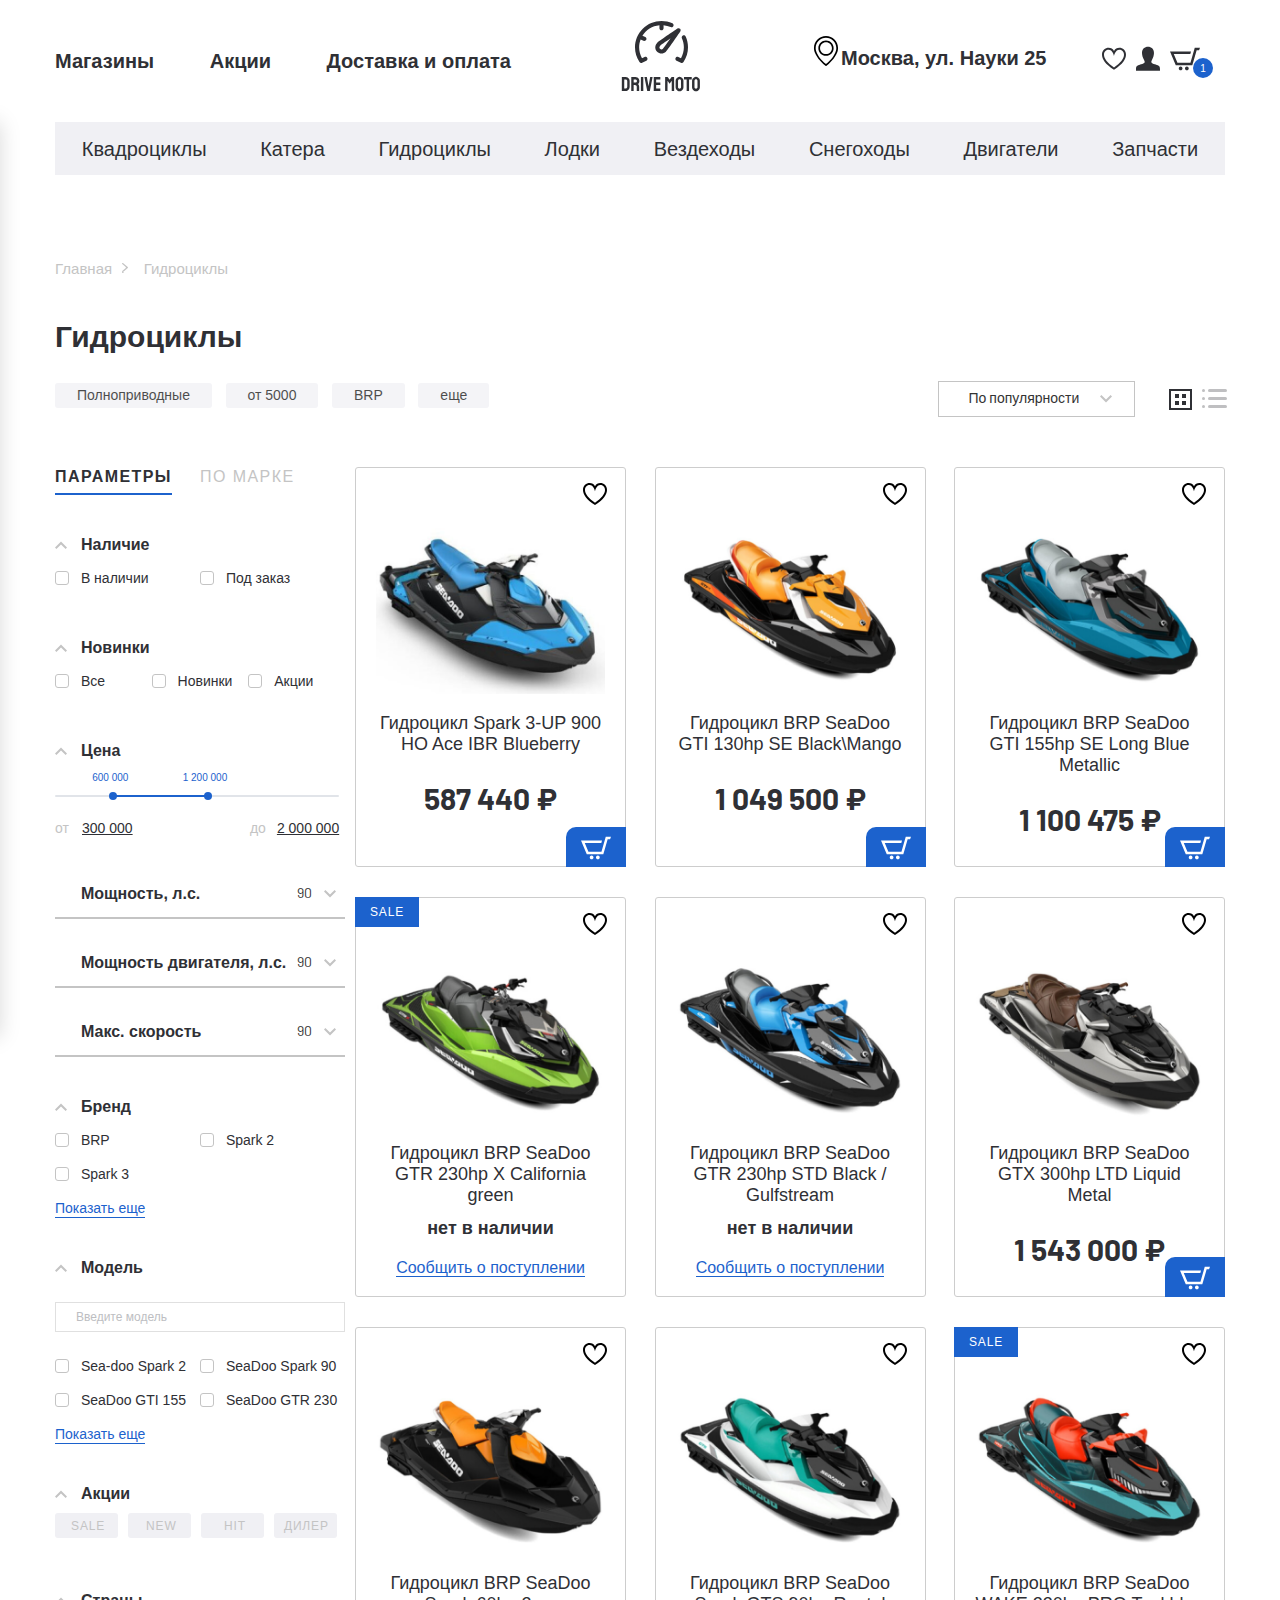
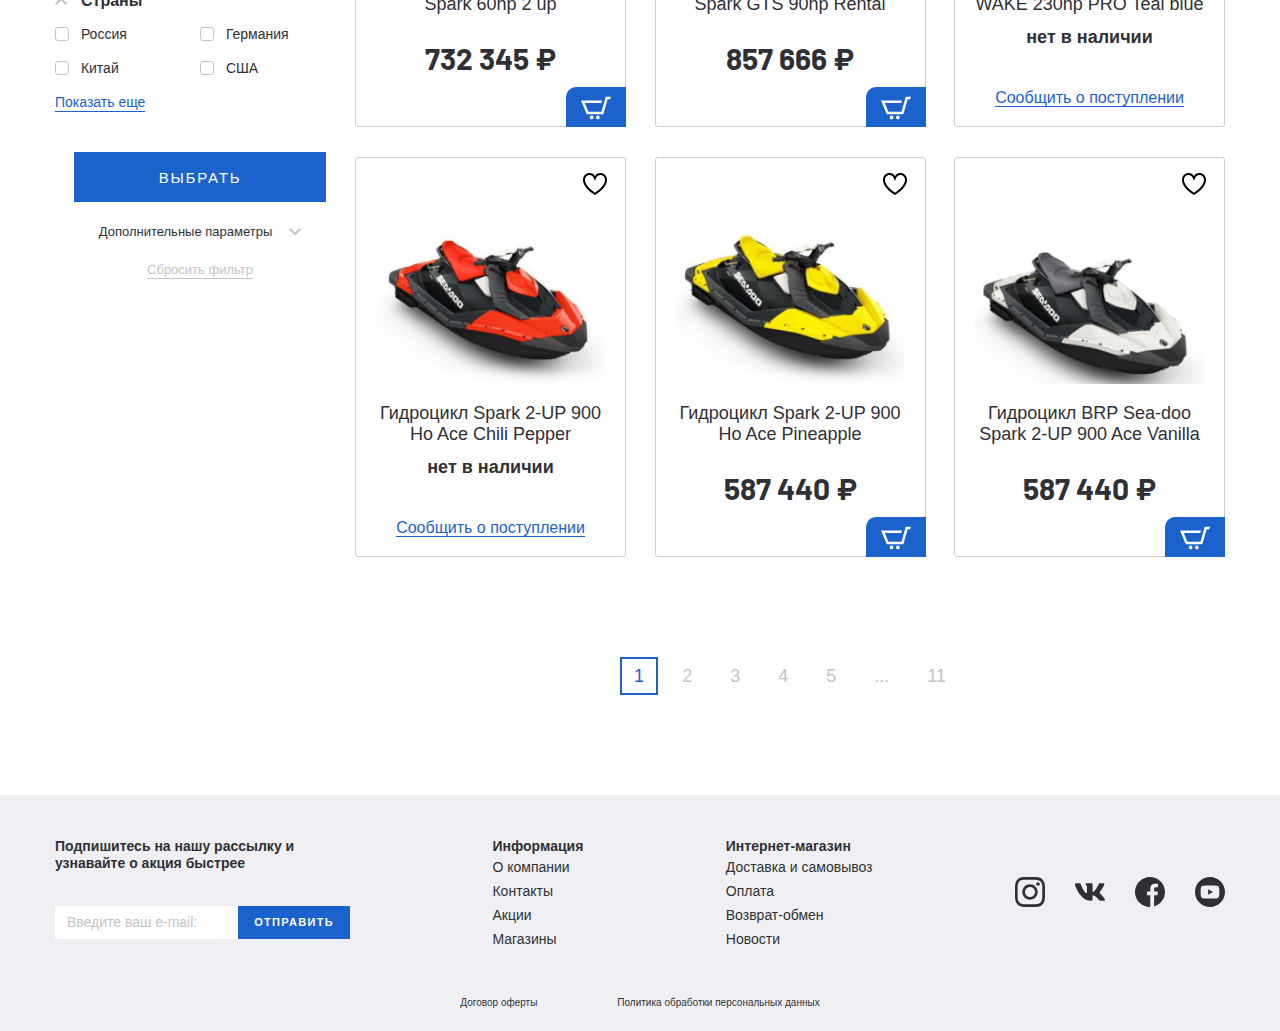
<file: catalog.html>
<!DOCTYPE html>
<html lang="ru">
  <head>
    <meta charset="UTF-8" />
    <meta name="viewport" content="width=device-width, initial-scale=1.0" />
    <meta http-equiv="X-UA-Compatible" content="ie=edge" />
    <title>Document</title>
    <link rel="preconnect" href="https://fonts.googleapis.com" />
    <link rel="preconnect" href="https://fonts.gstatic.com" crossorigin />
    <link
      href="https://fonts.googleapis.com/css2?family=Barlow:wght@400;700&display=swap"
      rel="stylesheet"
    />
    <link rel="stylesheet" href="css/ion.rangeSlider.min.css" />
    <link rel="stylesheet" href="css/jquery.formstyler.css" />
    <link rel="stylesheet" href="css/jquery.formstyler.theme.css" />
    <link rel="stylesheet" href="css/jquery.rateyo.min.css" />
    <link rel="stylesheet" href="css/style.min.css" />
  </head>
  <body>
    <header class="header">
      <div class="header__top">
        <div class="container">
          <div class="header__top-inner">
            <nav class="menu">
              <button class="menu__btn">
                <div class="menu__btn-line"></div>
                <div class="menu__btn-line"></div>
                <div class="menu__btn-line"></div>
              </button>
              <ul class="menu__list">
                <li class="menu__item">
                  <a class="menu__link" href="catalog.html">Магазины</a>
                </li>
                <li class="menu__item">
                  <a class="menu__link" href="#">Акции</a>
                </li>
                <li class="menu__item">
                  <a class="menu__link" href="#">Доставка и оплата</a>
                </li>
              </ul>
            </nav>
            <a class="logo" href="#">
              <img class="logo__img" src="./img/logo.svg" alt="" />
            </a>
            <div class="header__box">
              <p class="header__addres">Москва, ул. Науки 25</p>
              <ul class="user__list">
                <li class="user__list-item">
                  <a class="user__list-link" href="#">
                    <img
                      src="./img/hearth-ico.svg
                    "
                      alt=""
                    />
                  </a>
                </li>
                <li class="user__list-item">
                  <a class="user__list-link" href="#">
                    <img
                      src="./img/user-ico.svg
                    "
                      alt=""
                    />
                  </a>
                </li>
                <li class="user__list-item">
                  <a class="user__list-link basket" href="#">
                    <img
                      src="./img/basket.svg
                    "
                      alt=""
                    />
                    <p class="basket__num">1</p>
                  </a>
                </li>
              </ul>
            </div>
          </div>
        </div>
      </div>
      <ul class="menu-mobile__list">
        <li class="menu-mobile__item">
          <a class="menu-mobile__link" href="#">
            <img class="menu-mobile__img" src="./img/user-ico.svg" alt="" />
            <p>Войти</p>
          </a>
        </li>
        <li class="menu-mobile__item">
          <a class="menu-mobile__link" href="#">
            <img class="menu-mobile__img" src="./img/user-ico.svg" alt="" />
            <p>Регистрация</p>
          </a>
        </li>
        <li class="menu-mobile__item">
          <a class="menu-mobile__link" href="#">
            <img class="menu-mobile__img" src="./img/hearth-ico.svg" alt="" />
            <p>Избранное</p>
          </a>
        </li>
        <li class="menu-mobile__item">
          <a class="menu-mobile__link" href="#">
            <img class="menu-mobile__img" src="./img/basket.svg" alt="" />
            <p>Корзина</p>
          </a>
        </li>
        <li class="menu-mobile__item">
          <a class="menu-mobile__link" href="#">
            <img class="menu-mobile__img" src="./img/home.svg" alt="" />
            <p>Магазины</p>
          </a>
        </li>
        <li class="menu-mobile__item">
          <a class="menu-mobile__link" href="#">
            <img class="menu-mobile__img" src="./img/sale.svg" alt="" />
            <p>Акции</p>
          </a>
        </li>
        <li class="menu-mobile__item">
          <a class="menu-mobile__link" href="#">
            <img class="menu-mobile__img" src="./img/box.svg" alt="" />
            <p>Доставка и оплата</p>
          </a>
        </li>
        <li class="menu-mobile__item">
          <a class="menu-mobile__link" href="#">
            <p>Квадроциклы</p>
          </a>
        </li>
        <li class="menu-mobile__item">
          <a class="menu-mobile__link" href="#">
            <p>Катера</p>
          </a>
        </li>
        <li class="menu-mobile__item">
          <a class="menu-mobile__link" href="#">
            <p>Гидроциклы</p>
          </a>
        </li>
        <li class="menu-mobile__item">
          <a class="menu-mobile__link" href="#">
            <p>Лодки</p>
          </a>
        </li>
        <li class="menu-mobile__item">
          <a class="menu-mobile__link" href="#">
            <p>Вездеходы</p>
          </a>
        </li>
        <li class="menu-mobile__item">
          <a class="menu-mobile__link" href="#">
            <p>Снегоходы</p>
          </a>
        </li>
        <li class="menu-mobile__item">
          <a class="menu-mobile__link" href="#">
            <p>Двигатели</p>
          </a>
        </li>
        <li class="menu-mobile__item">
          <a class="menu-mobile__link" href="#">
            <p>Запчасти</p>
          </a>
        </li>
      </ul>
      <div class="menu__mobile-linewrapper">
        <ul class="menu__mobile-line">
          <li class="menu__item">
            <a class="menu__link" href="catalog.html">Магазины</a>
          </li>
          <li class="menu__item">
            <a class="menu__link" href="#">Акции</a>
          </li>
          <li class="menu__item">
            <a class="menu__link" href="#">Доставка и оплата</a>
          </li>
        </ul>
      </div>

      <div class="header__bottom">
        <div class="container">
          <ul class="menu__categories">
            <li class="menu__categories-item">
              <a class="menu__categories-link" href="product.html"
                >Квадроциклы</a
              >
            </li>

            <li class="menu__categories-item">
              <a class="menu__categories-link" href="#">Катера</a>
            </li>
            <li class="menu__categories-item">
              <a class="menu__categories-link" href="#">Гидроциклы</a>
            </li>
            <li class="menu__categories-item">
              <a class="menu__categories-link" href="#">Лодки</a>
            </li>
            <li class="menu__categories-item">
              <a class="menu__categories-link" href="#">Вездеходы</a>
            </li>
            <li class="menu__categories-item">
              <a class="menu__categories-link" href="#">Снегоходы</a>
            </li>
            <li class="menu__categories-item">
              <a class="menu__categories-link" href="#">Двигатели</a>
            </li>
            <li class="menu__categories-item">
              <a class="menu__categories-link" href="#">Запчасти</a>
            </li>
          </ul>
        </div>
      </div>
    </header>

    <div class="breadcrumbs">
      <div class="container">
        <div class="breadcrumbs__inner">
          <ul class="breadcrumbs__list mobile-overflow">
            <li class="breadcrumbs__list-item"><a href="#"> Главная </a></li>
            <li class="breadcrumbs__list-item"><a href="#"> Гидроциклы </a></li>
          </ul>
        </div>
      </div>
    </div>
    <section class="catalog">
      <div class="container">
        <h2 class="catalog__title">Гидроциклы</h2>
        <div class="catalog__filter">
          <div class="catalog__filter-itemsinner">
            <div class="catalog__filter-items mobile-overflow">
              <button>Полноприводные</button>
              <button>от 5000</button>
              <button>BRP</button>
              <button>еще</button>
            </div>
          </div>

          <div class="catalog__filter-btn">
            <select class="filter-style select-item">
              <option value="">По популярности</option>
              <option value="">Сначала дешевые</option>
              <option value="">Сначала дорогие</option>
            </select>
            <button
              class="
                catalog__filter-btngrid
                catalog__filter-button
                catalog__filter-button--active
              "
            >
              <svg
                width="23"
                height="21"
                viewBox="0 0 23 21"
                fill="none"
                xmlns="http://www.w3.org/2000/svg"
              >
                <rect
                  x="1"
                  y="1"
                  width="21"
                  height="19"
                  stroke="#2F3035"
                  stroke-width="2"
                />
                <rect
                  x="7"
                  y="6"
                  width="2"
                  height="2"
                  fill="#2F3035"
                  stroke="#2F3035"
                  stroke-width="2"
                />
                <rect
                  x="7"
                  y="13"
                  width="2"
                  height="2"
                  fill="#2F3035"
                  stroke="#2F3035"
                  stroke-width="2"
                />
                <rect
                  x="14"
                  y="6"
                  width="2"
                  height="2"
                  fill="#2F3035"
                  stroke="#2F3035"
                  stroke-width="2"
                />
                <rect
                  x="14"
                  y="13"
                  width="2"
                  height="2"
                  fill="#2F3035"
                  stroke="#2F3035"
                  stroke-width="2"
                />
              </svg>
            </button>
            <button class="catalog__filter-btnline catalog__filter-button">
              <svg
                width="25"
                height="19"
                viewBox="0 0 25 19"
                fill="none"
                xmlns="http://www.w3.org/2000/svg"
              >
                <g opacity="1">
                  <rect x="6" width="19" height="3" rx="1.5" fill="#2F3035" />
                  <rect
                    x="6"
                    y="8"
                    width="19"
                    height="3"
                    rx="1.5"
                    fill="#2F3035"
                  />
                  <rect
                    x="6"
                    y="16"
                    width="19"
                    height="3"
                    rx="1.5"
                    fill="#2F3035"
                  />
                  <rect width="3" height="3" rx="1.5" fill="#2F3035" />
                  <rect y="8" width="3" height="3" rx="1.5" fill="#2F3035" />
                  <rect y="16" width="3" height="3" rx="1.5" fill="#2F3035" />
                </g>
              </svg>
            </button>
          </div>
        </div>
        <div class="catalog__inner">
          <div class="aside-btn"> Фильтр</div>
          <aside class="catalog__inner-aside aside-filter">
            <div class="tabs-wrapper tabs-wrapper--no-scroll">
              <div class="tabs aside-filter__tabs">
                <a class="tab aside-filter__tab tab--active" href="#catalog-1"
                  ><span>ПАРАМЕТРЫ</span>
                </a>
                <a class="tab aside-filter__tab" href="#catalog-2"
                  ><span>ПО МАРКЕ</span>
                </a>
              </div>
            </div>
            <div class="tabs-container">
              <div
                id="catalog-1"
                class="
                  tabs-content
                  aside-filter__tabs-content
                  tabs-content--active
                "
              >
                <form class="aside-filter__form">
                  <ul class="aside-filter__list">
                    <li class="aside-filter__item-drop">
                      <p
                        class="
                          aside-filter__item-title
                          filter__item-drop filter__item-drop--active
                        "
                      >
                        Наличие
                      </p>
                      <div class="aside-filter__content">
                        <div class="aside-filter__content-box">
                          <label class="aside-filter__content-label">
                            <input class="filter-style" type="checkbox" />
                            В наличии
                          </label>
                        </div>

                        <div class="aside-filter__content-box">
                          <label class="aside-filter__content-label">
                            <input class="filter-style" type="checkbox" />
                            Под заказ
                          </label>
                        </div>
                      </div>
                    </li>
                    <li class="aside-filter__item-drop">
                      <p
                        class="
                          aside-filter__item-title
                          filter__item-drop filter__item-drop--active
                        "
                      >
                        Новинки
                      </p>
                      <div
                        class="
                          aside-filter__content aside-filter__content-radio
                        "
                      >
                        <div class="aside-filter__content-box">
                          <label class="aside-filter__content-label">
                            <input
                              class="filter-style"
                              name="radio"
                              type="radio"
                            />
                            Все
                          </label>
                        </div>

                        <div class="aside-filter__content-box">
                          <label class="aside-filter__content-label">
                            <input
                              class="filter-style"
                              name="radio"
                              type="radio"
                            />
                            Новинки
                          </label>
                        </div>

                        <div class="aside-filter__content-box">
                          <label class="aside-filter__content-label">
                            <input
                              class="filter-style"
                              name="radio"
                              type="radio"
                            />
                            Акции
                          </label>
                        </div>
                      </div>
                    </li>
                    <li class="aside-filter__item-drop">
                      <p
                        class="
                          aside-filter__item-title
                          filter__item-drop filter__item-drop--active
                        "
                      >
                        Цена
                      </p>
                      <div class="aside-filter__content">
                        <input
                          type="text"
                          class="js-range-slider"
                          name="my_range"
                          value=""
                          data-min="300000"
                          data-max="2000000"
                          data-from="600000"
                          data-to="1200000"
                        />
                      </div>
                    </li>
                    <li class="aside-filter__item-list">
                      <div class="filter__item-list">
                        <p class="filter__item-list-title">Мощность, л.с.</p>
                        <select class="filter-style filter__item-list-select">
                          <option>90</option>
                          <option>100</option>
                          <option>120</option>
                          <option>140</option>
                          <option>200</option>
                          <option>300</option>
                        </select>
                      </div>
                      <div class="filter__item-list">
                        <p class="filter__item-list-title">
                          Мощность двигателя, л.с.
                        </p>
                        <select class="filter-style filter__item-list-select">
                          <option>90</option>
                          <option>100</option>
                          <option>120</option>
                          <option>140</option>
                          <option>200</option>
                          <option>300</option>
                        </select>
                      </div>

                      <div class="filter__item-list">
                        <p class="filter__item-list-title">Макс. скорость</p>
                        <select class="filter-style filter__item-list-select">
                          <option>90</option>
                          <option>100</option>
                          <option>120</option>
                          <option>140</option>
                          <option>200</option>
                          <option>300</option>
                        </select>
                      </div>
                    </li>
                    <li class="aside-filter__item-drop">
                      <p
                        class="
                          aside-filter__item-title
                          filter__item-drop filter__item-drop--active
                        "
                      >
                        Бренд
                      </p>
                      <div class="aside-filter__content">
                        <div class="aside-filter__content-box">
                          <label class="aside-filter__content-label">
                            <input class="filter-style" type="checkbox" />
                            BRP
                          </label>
                        </div>

                        <div class="aside-filter__content-box">
                          <label class="aside-filter__content-label">
                            <input class="filter-style" type="checkbox" />
                            Spark 2
                          </label>
                        </div>
                        <div class="aside-filter__content-box">
                          <label class="aside-filter__content-label">
                            <input class="filter-style" type="checkbox" />
                            Spark 3
                          </label>
                        </div>
                        <div class="filter-more">
                          <button class="filter-more__btn" href="#">
                            Показать еще
                          </button>
                        </div>
                      </div>
                    </li>
                    <li class="aside-filter__item-drop">
                      <p
                        class="
                          aside-filter__item-title
                          filter__item-drop filter__item-drop--active
                        "
                      >
                        Модель
                      </p>
                      <div class="aside-filter__content">
                        <input
                          class="filter-search"
                          type="text"
                          placeholder="Введите модель"
                        />
                        <div class="aside-filter__content-box">
                          <label class="aside-filter__content-label">
                            <input class="filter-style" type="checkbox" />
                            Sea-doo Spark 2
                          </label>
                        </div>

                        <div class="aside-filter__content-box">
                          <label class="aside-filter__content-label">
                            <input class="filter-style" type="checkbox" />
                            SeaDoo Spark 90
                          </label>
                        </div>
                        <div class="aside-filter__content-box">
                          <label class="aside-filter__content-label">
                            <input class="filter-style" type="checkbox" />
                            SeaDoo GTI 155
                          </label>
                        </div>
                        <div class="aside-filter__content-box">
                          <label class="aside-filter__content-label">
                            <input class="filter-style" type="checkbox" />
                            SeaDoo GTR 230
                          </label>
                        </div>
                        <div class="filter-more">
                          <button class="filter-more__btn" href="#">
                            Показать еще
                          </button>
                        </div>
                      </div>
                    </li>
                    <li class="aside-filter__item-drop btn-checked">
                      <p
                        class="
                          aside-filter__item-title
                          filter__item-drop filter__item-drop--active
                        "
                      >
                        Акции
                      </p>
                      <div class="aside-filter__content">
                        <div class="aside-filter__content-box">
                          <label class="aside-filter__content-label">
                            <input class="filter-style" type="checkbox" />
                            <span class="btn-checked__text">SALE</span>
                          </label>
                        </div>
                        <div class="aside-filter__content-box">
                          <label class="aside-filter__content-label">
                            <input class="filter-style" type="checkbox" />
                            <span class="btn-checked__text">NEW</span>
                          </label>
                        </div>
                        <div class="aside-filter__content-box">
                          <label class="aside-filter__content-label">
                            <input class="filter-style" type="checkbox" />
                            <span class="btn-checked__text">HIT</span>
                          </label>
                        </div>
                        <div class="aside-filter__content-box">
                          <label class="aside-filter__content-label">
                            <input class="filter-style" type="checkbox" />
                            <span class="btn-checked__text">ДИЛЕР</span>
                          </label>
                        </div>
                      </div>
                    </li>
                    <li class="aside-filter__item-drop">
                      <p
                        class="
                          aside-filter__item-title
                          filter__item-drop filter__item-drop--active
                        "
                      >
                        Страны
                      </p>
                      <div class="aside-filter__content">
                        <div class="aside-filter__content-box">
                          <label class="aside-filter__content-label">
                            <input class="filter-style" type="checkbox" />
                            Россия
                          </label>
                        </div>

                        <div class="aside-filter__content-box">
                          <label class="aside-filter__content-label">
                            <input class="filter-style" type="checkbox" />
                            Германия
                          </label>
                        </div>
                        <div class="aside-filter__content-box">
                          <label class="aside-filter__content-label">
                            <input class="filter-style" type="checkbox" />
                            Китай
                          </label>
                        </div>
                        <div class="aside-filter__content-box">
                          <label class="aside-filter__content-label">
                            <input class="filter-style" type="checkbox" />
                            CША
                          </label>
                        </div>
                        <div class="filter-more">
                          <button class="filter-more__btn" href="#">
                            Показать еще
                          </button>
                        </div>
                      </div>
                    </li>
                    <li class="aside-filter__item-drop aside-filter__item-btn">
                      <button
                        class="filter-btn__send filter-btn__send--active"
                        type="submit"
                      >
                        ВЫБРАТЬ
                      </button>
                      <p class="filter-extra">Дополнительные параметры</p>
                      <div class="filter-extra__content">more</div>

                      <button class="filter-btn__reset" type="submit">
                        Сбросить фильтр
                      </button>
                    </li>
                  </ul>
                </form>
              </div>
              <div
                id="catalog-2"
                class="tabs-content aside-filter__tabs-content"
              >
                content-2
              </div>
            </div>
          </aside>
          <div class="catalog__inner-list">
            <div class="product-item__wrapper">
              <button class="product-item__favorite"></button>
              <button class="product-item__basket">
                <img src="./img/basket-white.svg" alt="" />
              </button>
              <a class="product-item__notify-link" href="#">
                <span>Сообщить о поступлении</span>
              </a>
              <a class="product-item" href="product.html">
                <p class="product-item__hover-text">посмотреть товар</p>
                <img
                  class="product-item__img"
                  src="./img/content/gidrotsikl-12.png"
                  alt=""
                />
                <h4 class="product-item__title">
                  Гидроцикл Spark 3-UP 900 HO Ace IBR Blueberry
                </h4>
                <p class="price product-item__price">587 440 ₽</p>
                <p class="product-item__notify-text">нет в наличии</p>
              </a>
            </div>
            <div class="product-item__wrapper">
              <button class="product-item__favorite"></button>
              <button class="product-item__basket">
                <img src="./img/basket-white.svg" alt="" />
              </button>
              <a class="product-item__notify-link" href="#">
                <span>Сообщить о поступлении</span>
              </a>
              <a class="product-item" href="#">
                <p class="product-item__hover-text">посмотреть товар</p>
                <img
                  class="product-item__img"
                  src="./img/content/gidrotsikl-1.png"
                  alt=""
                />
                <h4 class="product-item__title">
                  Гидроцикл BRP SeaDoo GTI 130hp SE Black\Mango
                </h4>
                <p class="price product-item__price">1 049 500 ₽</p>
                <p class="product-item__notify-text">нет в наличии</p>
              </a>
            </div>
            <div class="product-item__wrapper">
              <button class="product-item__favorite"></button>
              <button class="product-item__basket">
                <img src="./img/basket-white.svg" alt="" />
              </button>
              <a class="product-item__notify-link" href="#">
                <span>Сообщить о поступлении</span>
              </a>
              <a class="product-item" href="#">
                <p class="product-item__hover-text">посмотреть товар</p>
                <img
                  class="product-item__img"
                  src="./img/content/gidrotsikl-2.png"
                  alt=""
                />
                <h4 class="product-item__title">
                  Гидроцикл BRP SeaDoo GTI 155hp SE Long Blue Metallic
                </h4>
                <p class="price product-item__price">1 100 475 ₽</p>
                <p class="product-item__notify-text">нет в наличии</p>
              </a>
            </div>
            <div class="product-item__wrapper product-item__not-available">
              <button class="product-item__favorite"></button>
              <button class="product-item__basket">
                <img src="./img/basket-white.svg" alt="" />
              </button>
              <a class="product-item__notify-link" href="#">
                <span>Сообщить о поступлении</span>
              </a>
              <a class="product-item product-item--sale" href="#">
                <p class="product-item__hover-text">посмотреть товар</p>
                <img
                  class="product-item__img"
                  src="./img/content/gidrotsikl-3.png"
                  alt=""
                />
                <h4 class="product-item__title">
                  Гидроцикл BRP SeaDoo GTR 230hp X California green
                </h4>
                <p class="price product-item__price">1 323 700 ₽</p>
                <p class="product-item__notify-text">нет в наличии</p>
              </a>
            </div>
            <div class="product-item__wrapper product-item__not-available">
              <button class="product-item__favorite"></button>
              <button class="product-item__basket">
                <img src="./img/basket-white.svg" alt="" />
              </button>
              <a class="product-item__notify-link" href="#">
                <span>Сообщить о поступлении</span>
              </a>
              <a class="product-item" href="#">
                <p class="product-item__hover-text">посмотреть товар</p>
                <img
                  class="product-item__img"
                  src="./img/content/gidrotsikl-4.png"
                  alt=""
                />
                <h4 class="product-item__title">
                  Гидроцикл BRP SeaDoo GTR 230hp STD Black / Gulfstream
                </h4>
                <p class="price product-item__price">1 354 700 ₽</p>
                <p class="product-item__notify-text">нет в наличии</p>
              </a>
            </div>
            <div class="product-item__wrapper">
              <button class="product-item__favorite"></button>
              <button class="product-item__basket">
                <img src="./img/basket-white.svg" alt="" />
              </button>
              <a class="product-item__notify-link" href="#">
                <span>Сообщить о поступлении</span>
              </a>
              <a class="product-item" href="#">
                <p class="product-item__hover-text">посмотреть товар</p>
                <img
                  class="product-item__img"
                  src="./img/content/gidrotsikl-5.png"
                  alt=""
                />
                <h4 class="product-item__title">
                  Гидроцикл BRP SeaDoo GTX 300hp LTD Liquid Metal
                </h4>
                <p class="price product-item__price">1 543 000 ₽</p>
                <p class="product-item__notify-text">нет в наличии</p>
              </a>
            </div>
            <div class="product-item__wrapper">
              <button class="product-item__favorite"></button>
              <button class="product-item__basket">
                <img src="./img/basket-white.svg" alt="" />
              </button>
              <a class="product-item__notify-link" href="#">
                <span>Сообщить о поступлении</span>
              </a>
              <a class="product-item" href="#">
                <p class="product-item__hover-text">посмотреть товар</p>
                <img
                  class="product-item__img"
                  src="./img/content/gidrotsikl-6.png"
                  alt=""
                />
                <h4 class="product-item__title">
                  Гидроцикл BRP SeaDoo Spark 60hp 2 up
                </h4>
                <p class="price product-item__price">732 345 ₽</p>
                <p class="product-item__notify-text">нет в наличии</p>
              </a>
            </div>
            <div class="product-item__wrapper">
              <button class="product-item__favorite"></button>
              <button class="product-item__basket">
                <img src="./img/basket-white.svg" alt="" />
              </button>
              <a class="product-item__notify-link" href="#">
                <span>Сообщить о поступлении</span>
              </a>
              <a class="product-item" href="#">
                <p class="product-item__hover-text">посмотреть товар</p>
                <img
                  class="product-item__img"
                  src="./img/content/gidrotsikl-7.png"
                  alt=""
                />
                <h4 class="product-item__title">
                  Гидроцикл BRP SeaDoo Spark GTS 90hp Rental
                </h4>
                <p class="price product-item__price">857 666 ₽</p>
                <p class="product-item__notify-text">нет в наличии</p>
              </a>
            </div>
            <div class="product-item__wrapper product-item__not-available">
              <button class="product-item__favorite"></button>
              <button class="product-item__basket">
                <img src="./img/basket-white.svg" alt="" />
              </button>
              <a class="product-item__notify-link" href="#">
                <span>Сообщить о поступлении</span>
              </a>
              <a class="product-item product-item--sale" href="#">
                <p class="product-item__hover-text">посмотреть товар</p>
                <img
                  class="product-item__img"
                  src="./img/content/gidrotsikl-8.png"
                  alt=""
                />
                <h4 class="product-item__title">
                  Гидроцикл BRP SeaDoo WAKE 230hp PRO Teal blue
                </h4>
                <p class="price product-item__price">1 229 711 ₽</p>
                <p class="product-item__notify-text">нет в наличии</p>
              </a>
            </div>
            <div class="product-item__wrapper product-item__not-available">
              <button class="product-item__favorite"></button>
              <button class="product-item__basket">
                <img src="./img/basket-white.svg" alt="" />
              </button>
              <a class="product-item__notify-link" href="#">
                <span>Сообщить о поступлении</span>
              </a>
              <a class="product-item" href="#">
                <p class="product-item__hover-text">посмотреть товар</p>
                <img
                  class="product-item__img"
                  src="./img/content/gidrotsikl-9.png"
                  alt=""
                />
                <h4 class="product-item__title">
                  Гидроцикл Spark 2-UP 900 Ho Ace Chili Pepper
                </h4>
                <p class="price product-item__price">587 440 ₽</p>
                <p class="product-item__notify-text">нет в наличии</p>
              </a>
            </div>
            <div class="product-item__wrapper">
              <button class="product-item__favorite"></button>
              <button class="product-item__basket">
                <img src="./img/basket-white.svg" alt="" />
              </button>
              <a class="product-item__notify-link" href="#">
                <span>Сообщить о поступлении</span>
              </a>
              <a class="product-item" href="#">
                <p class="product-item__hover-text">посмотреть товар</p>
                <img
                  class="product-item__img"
                  src="./img/content/gidrotsikl-10.png"
                  alt=""
                />
                <h4 class="product-item__title">
                  Гидроцикл Spark 2-UP 900 Ho Ace Pineapple
                </h4>
                <p class="price product-item__price">587 440 ₽</p>
                <p class="product-item__notify-text">нет в наличии</p>
              </a>
            </div>
            <div class="product-item__wrapper">
              <button class="product-item__favorite"></button>
              <button class="product-item__basket">
                <img src="./img/basket-white.svg" alt="" />
              </button>
              <a class="product-item__notify-link" href="#">
                <span>Сообщить о поступлении</span>
              </a>
              <a class="product-item" href="#">
                <p class="product-item__hover-text">посмотреть товар</p>
                <img
                  class="product-item__img"
                  src="./img/content/gidrotsikl-11.png"
                  alt=""
                />
                <h4 class="product-item__title">
                  Гидроцикл BRP Sea-doo Spark 2-UP 900 Ace Vanilla
                </h4>
                <p class="price product-item__price">587 440 ₽</p>
                <p class="product-item__notify-text">нет в наличии</p>
              </a>
            </div>
            <div class="pagination">
              <ul class="pagination-list">
                <li class="pagination-list__item active">
                  <span href="#">1</span>
                </li>
                <li class="pagination-list__item"><a href="#">2</a></li>
                <li class="pagination-list__item"><a href="#">3</a></li>
                <li class="pagination-list__item"><a href="#">4</a></li>
                <li class="pagination-list__item"><a href="#">5</a></li>
                <li class="pagination-list__item pagination-list__item-dots">
                  <span>...</span>
                </li>
                <li class="pagination-list__item"><a href="#">11</a></li>
              </ul>
            </div>
          </div>
        </div>
      </div>
    </section>
    <footer class="footer">
      <div class="container">
        <div class="footer__top">
          <div class="footer__top-inner">
            <div class="footer__top-newsletter footer__top-item">
              <h6 class="footer__top-title">
                Подпишитесь на нашу рассылку и узнавайте о акция быстрее
              </h6>
              <form class="footer__top-form">
                <input
                  class="footer__top-input"
                  type="text"
                  placeholder="Введите ваш e-mail:"
                />
                <button class="footer__top-btn" type="submit">Отправить</button>
              </form>
            </div>
            <div class="footer__top-item footer__top-itemdrop">
              <h6 class="footer__top-title footer__top-drop">Информация</h6>
              <ul class="footer__top-list">
                <li class="footer__top-list__item">
                  <a href="#">О компании</a>
                </li>
                <li class="footer__top-list__item"><a href="#">Контакты</a></li>
                <li class="footer__top-list__item"><a href="#">Акции</a></li>
                <li class="footer__top-list__item"><a href="#">Магазины</a></li>
              </ul>
            </div>
            <div class="footer__top-item">
              <h6 class="footer__top-title footer__top-drop">
                Интернет-магазин
              </h6>
              <ul class="footer__top-list">
                <li class="footer__top-list__item">
                  <a href="#">Доставка и самовывоз </a>
                </li>
                <li class="footer__top-list__item"><a href="#">Оплата</a></li>
                <li class="footer__top-list__item">
                  <a href="#">Возврат-обмен</a>
                </li>
                <li class="footer__top-list__item"><a href="#">Новости</a></li>
              </ul>
            </div>
            <div class="footer__top-item footer__top-social">
              <ul class="social-list">
                <li class="social-list-item">
                  <a href="#">
                    <img src="./img/instagram.svg" alt="" />
                  </a>
                </li>
                <li class="social-list-item">
                  <a href="#">
                    <img src="./img/vk.svg" alt="" />
                  </a>
                </li>
                <li class="social-list-item">
                  <a href="#">
                    <img src="./img/facebook.svg" alt="" />
                  </a>
                </li>
                <li class="social-list-item">
                  <a href="#">
                    <img src="./img/youtube.svg" alt="" />
                  </a>
                </li>
              </ul>
            </div>
          </div>
        </div>
        <div class="footer__bottom">
          <a class="footer__bottom-link" href="#"> Договор оферты </a>
          <a class="footer__bottom-link" href="#">
            Политика обработки персональных данных
          </a>
        </div>
      </div>
    </footer>

    <script src="https://ajax.googleapis.com/ajax/libs/jquery/3.4.1/jquery.min.js"></script>
    <script src="js/ion.rangeSlider.min.js"></script>
    <script src="js/jquery.rateyo.min.js"></script>
    <script src="js/jquery.formstyler.min.js"></script>
    <script src="js/libs.min.js"></script>
    <script src="js/main.js"></script>
  </body>
</html>

<!-- <div class="tabs-wrapper">
  <div class="tabs">
    <a class="tab tab--active" href="#"></a>
  </div>
  <div class="tabs-container">
    <div class="tabs-content"></div>
  </div>
</div> -->

<!-- <label>
  <input class="filter-style" type="checkbox" checked/>
<span class='check-style'></span>
В наличии
</label> -->
</file>
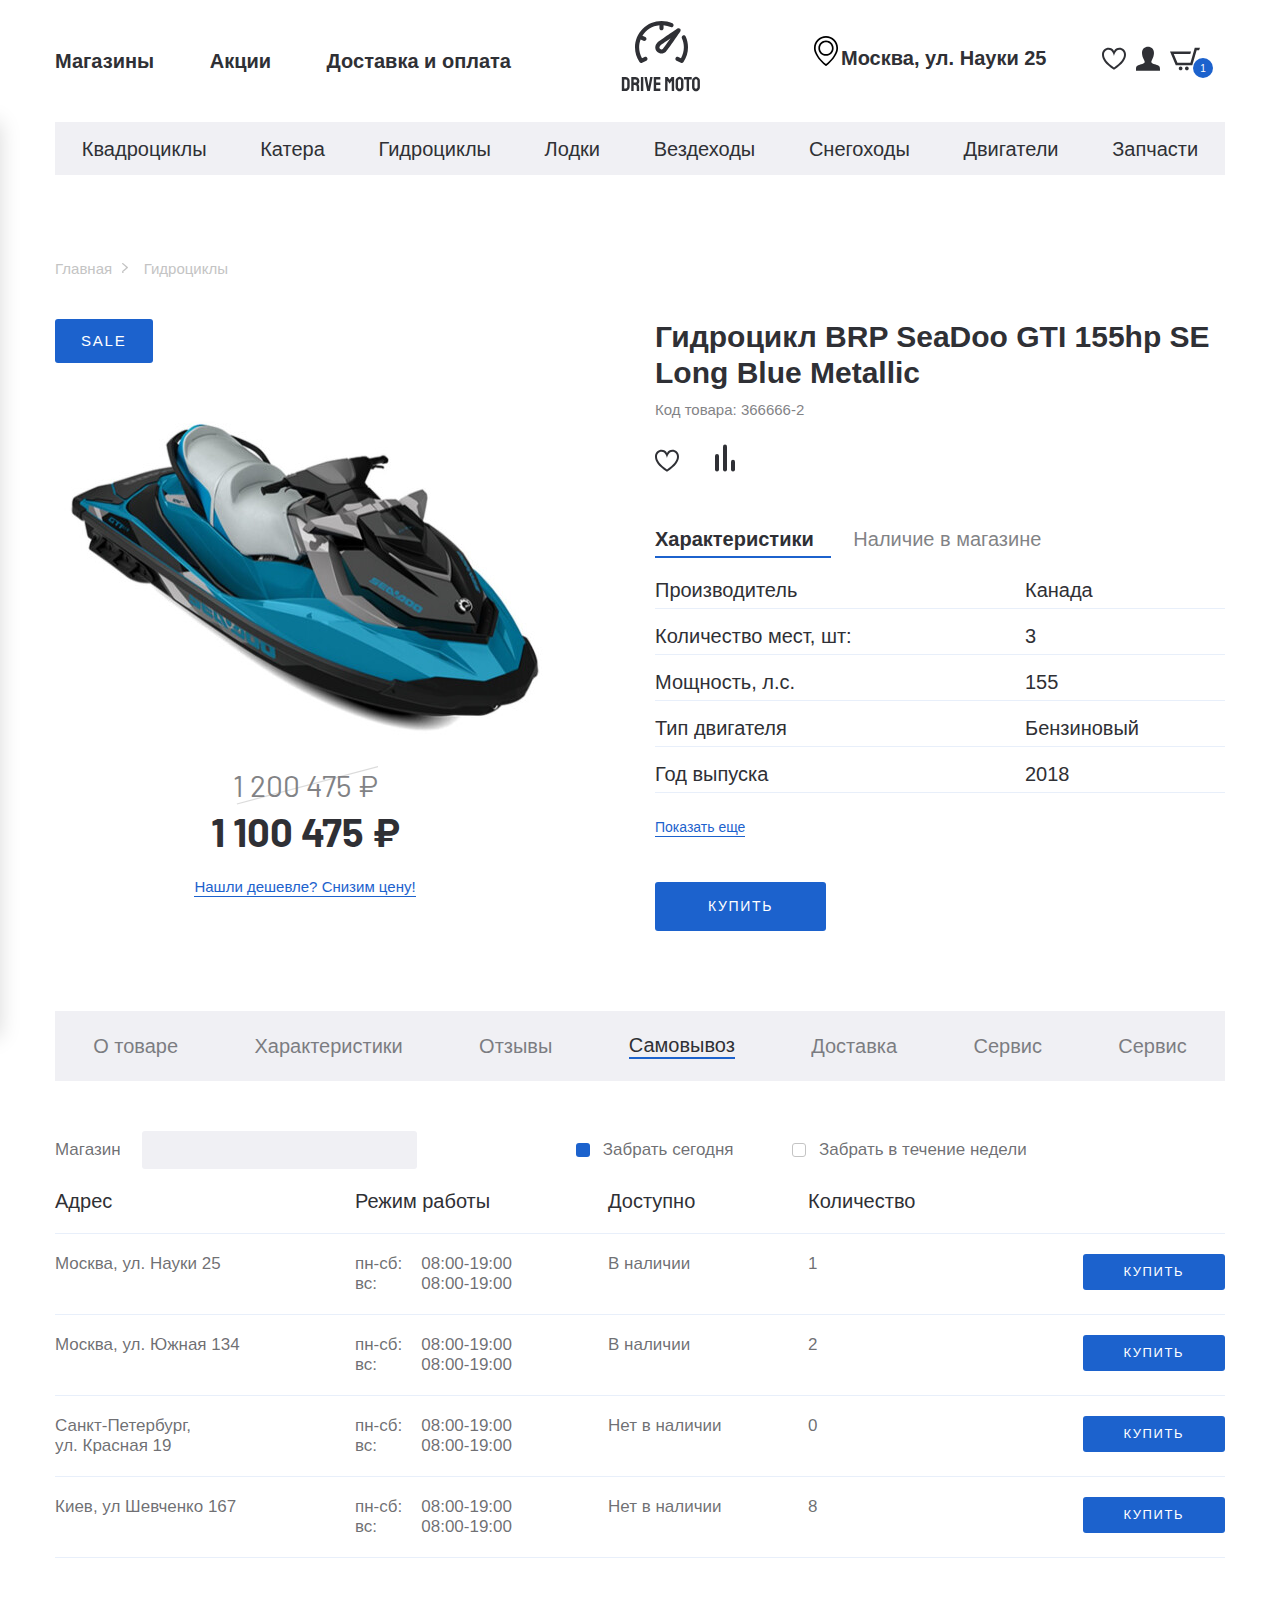
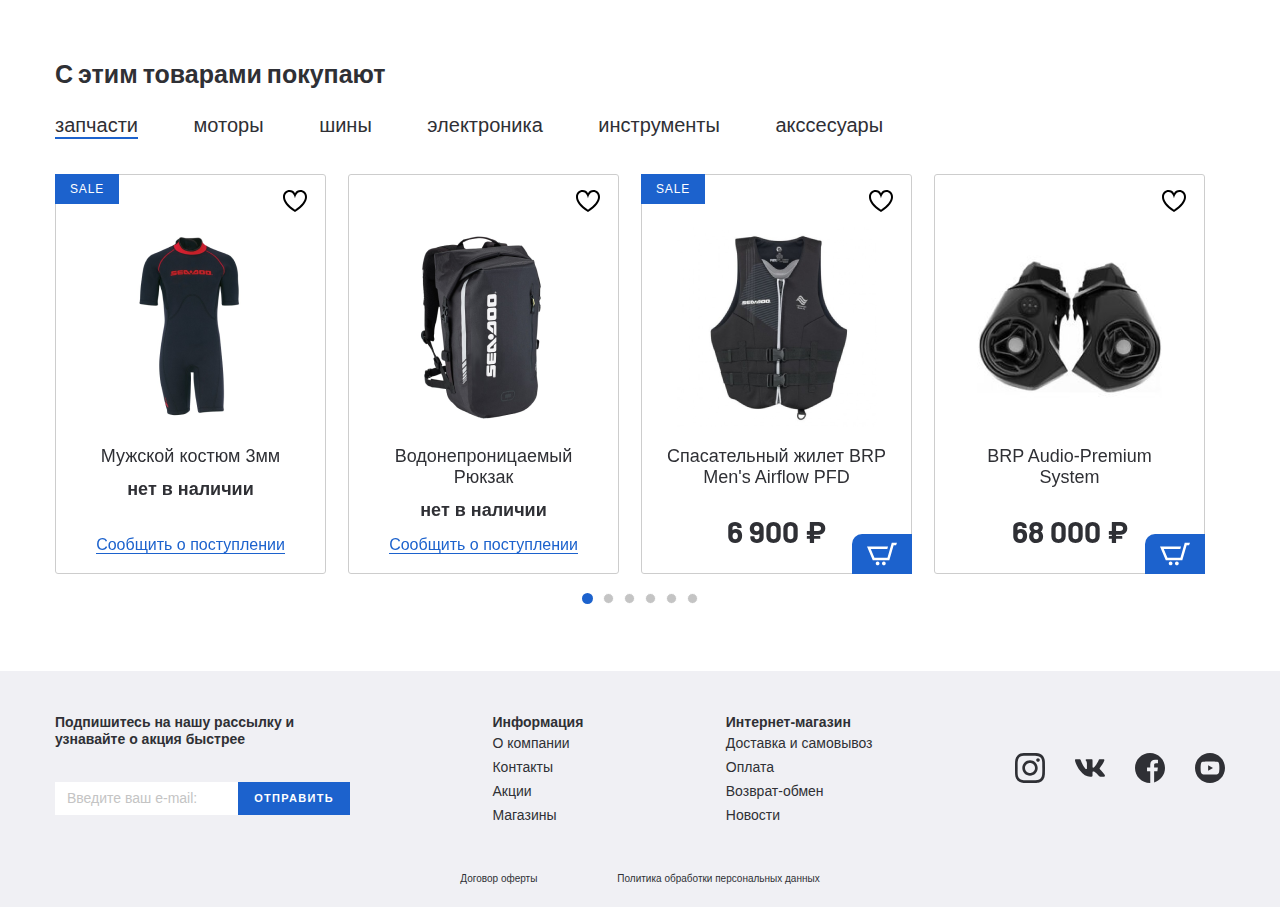
<file: product.html>
<!DOCTYPE html>
<html lang="ru">
  <head>
    <meta charset="UTF-8" />
    <meta name="viewport" content="width=device-width, initial-scale=1.0" />
    <meta http-equiv="X-UA-Compatible" content="ie=edge" />
    <title>Document</title>
    <link rel="preconnect" href="https://fonts.googleapis.com" />
    <link rel="preconnect" href="https://fonts.gstatic.com" crossorigin />
    <link
      href="https://fonts.googleapis.com/css2?family=Barlow:wght@400;700&display=swap"
      rel="stylesheet"
    />
    <link rel="stylesheet" href="css/jquery.rateyo.min.css" />
    <link rel="stylesheet" href="css/jquery.formstyler.css" />
    <link rel="stylesheet" href="css/jquery.formstyler.theme.css" />
    <link rel="stylesheet" href="css/style.min.css" />
  </head>
  <body>
    <header class="header">
      <div class="header__top">
        <div class="container">
          <div class="header__top-inner">
            <nav class="menu">
              <button class="menu__btn">
                <div class="menu__btn-line"></div>
                <div class="menu__btn-line"></div>
                <div class="menu__btn-line"></div>
              </button>
              <ul class="menu__list">
                <li class="menu__item">
                  <a class="menu__link" href="catalog.html">Магазины</a>
                </li>
                <li class="menu__item">
                  <a class="menu__link" href="#">Акции</a>
                </li>
                <li class="menu__item">
                  <a class="menu__link" href="#">Доставка и оплата</a>
                </li>
              </ul>
            </nav>
            <a class="logo" href="#">
              <img class="logo__img" src="./img/logo.svg" alt="" />
            </a>
            <div class="header__box">
              <p class="header__addres">Москва, ул. Науки 25</p>
              <ul class="user__list">
                <li class="user__list-item">
                  <a class="user__list-link" href="#">
                    <img
                      src="./img/hearth-ico.svg
                    "
                      alt=""
                    />
                  </a>
                </li>
                <li class="user__list-item">
                  <a class="user__list-link" href="#">
                    <img
                      src="./img/user-ico.svg
                    "
                      alt=""
                    />
                  </a>
                </li>
                <li class="user__list-item">
                  <a class="user__list-link basket" href="#">
                    <img
                      src="./img/basket.svg
                    "
                      alt=""
                    />
                    <p class="basket__num">1</p>
                  </a>
                </li>
              </ul>
            </div>
          </div>
        </div>
      </div>
      <ul class="menu-mobile__list">
        <li class="menu-mobile__item">
          <a class="menu-mobile__link" href="#">
            <img class="menu-mobile__img" src="./img/user-ico.svg" alt="" />
            <p>Войти</p>
          </a>
        </li>
        <li class="menu-mobile__item">
          <a class="menu-mobile__link" href="#">
            <img class="menu-mobile__img" src="./img/user-ico.svg" alt="" />
            <p>Регистрация</p>
          </a>
        </li>
        <li class="menu-mobile__item">
          <a class="menu-mobile__link" href="#">
            <img class="menu-mobile__img" src="./img/hearth-ico.svg" alt="" />
            <p>Избранное</p>
          </a>
        </li>
        <li class="menu-mobile__item">
          <a class="menu-mobile__link" href="#">
            <img class="menu-mobile__img" src="./img/basket.svg" alt="" />
            <p>Корзина</p>
          </a>
        </li>
        <li class="menu-mobile__item">
          <a class="menu-mobile__link" href="#">
            <img class="menu-mobile__img" src="./img/home.svg" alt="" />
            <p>Магазины</p>
          </a>
        </li>
        <li class="menu-mobile__item">
          <a class="menu-mobile__link" href="#">
            <img class="menu-mobile__img" src="./img/sale.svg" alt="" />
            <p>Акции</p>
          </a>
        </li>
        <li class="menu-mobile__item">
          <a class="menu-mobile__link" href="#">
            <img class="menu-mobile__img" src="./img/box.svg" alt="" />
            <p>Доставка и оплата</p>
          </a>
        </li>
        <li class="menu-mobile__item">
          <a class="menu-mobile__link" href="#">
            <p>Квадроциклы</p>
          </a>
        </li>
        <li class="menu-mobile__item">
          <a class="menu-mobile__link" href="#">
            <p>Катера</p>
          </a>
        </li>
        <li class="menu-mobile__item">
          <a class="menu-mobile__link" href="#">
            <p>Гидроциклы</p>
          </a>
        </li>
        <li class="menu-mobile__item">
          <a class="menu-mobile__link" href="#">
            <p>Лодки</p>
          </a>
        </li>
        <li class="menu-mobile__item">
          <a class="menu-mobile__link" href="#">
            <p>Вездеходы</p>
          </a>
        </li>
        <li class="menu-mobile__item">
          <a class="menu-mobile__link" href="#">
            <p>Снегоходы</p>
          </a>
        </li>
        <li class="menu-mobile__item">
          <a class="menu-mobile__link" href="#">
            <p>Двигатели</p>
          </a>
        </li>
        <li class="menu-mobile__item">
          <a class="menu-mobile__link" href="#">
            <p>Запчасти</p>
          </a>
        </li>
      </ul>
      <div class="menu__mobile-linewrapper">
        <ul class="menu__mobile-line">
          <li class="menu__item">
            <a class="menu__link" href="catalog.html">Магазины</a>
          </li>
          <li class="menu__item">
            <a class="menu__link" href="#">Акции</a>
          </li>
          <li class="menu__item">
            <a class="menu__link" href="#">Доставка и оплата</a>
          </li>
        </ul>
      </div>

      <div class="header__bottom">
        <div class="container">
          <ul class="menu__categories">
            <li class="menu__categories-item">
              <a class="menu__categories-link" href="product.html"
                >Квадроциклы</a
              >
            </li>

            <li class="menu__categories-item">
              <a class="menu__categories-link" href="#">Катера</a>
            </li>
            <li class="menu__categories-item">
              <a class="menu__categories-link" href="#">Гидроциклы</a>
            </li>
            <li class="menu__categories-item">
              <a class="menu__categories-link" href="#">Лодки</a>
            </li>
            <li class="menu__categories-item">
              <a class="menu__categories-link" href="#">Вездеходы</a>
            </li>
            <li class="menu__categories-item">
              <a class="menu__categories-link" href="#">Снегоходы</a>
            </li>
            <li class="menu__categories-item">
              <a class="menu__categories-link" href="#">Двигатели</a>
            </li>
            <li class="menu__categories-item">
              <a class="menu__categories-link" href="#">Запчасти</a>
            </li>
          </ul>
        </div>
      </div>
    </header>

    <div class="breadcrumbs">
      <div class="container">
        <div class="breadcrumbs__inner">
          <ul class="breadcrumbs__list mobile-overflow">
            <li class="breadcrumbs__list-item"><a href="#"> Главная </a></li>
            <li class="breadcrumbs__list-item"><a href="#"> Гидроциклы </a></li>
          </ul>
        </div>
      </div>
    </div>
    <section class="product-card">
      <div class="container">
        <div class="product-card__inner">
          <div class="product-card__img-box product-item--sale">
            <img
              src="./img/content/gidrotsikli-2.png"
              alt=""
              class="product-card__img"
            />
            <p class="product-card__price-old">1 200 475 ₽</p>
            <p class="product-card__price-new">1 100 475 ₽</p>
            <a class="product-card__link" href="#"
              >Нашли дешевле? Снизим цену!</a
            >
            <div class="product-card__btn product-card__btn-mobile">
              <button>Купить</button>
            </div>
          </div>
          <div class="product-card__content-box">
            <h1 class="product-card__title">
              Гидроцикл BRP SeaDoo GTI 155hp SE Long Blue Metallic
            </h1>
            <p class="product-card__code">Код товара: 366666-2</p>
            <div class="product-card__buttons">
              <a class="product-card__icon-favorite" href="#">
                <img src="./img/hearth-ico.svg" alt="" />
              </a>
              <a class="product-card__icon-" href="#">
                <img src="./img/group.svg" alt="" />
              </a>

              <div class="rate"></div>
            </div>

            <div class="tabs-wrapper product-card__tabs">
              <div class="tabs">
                <a class="tab product-card__tab tab--active" href="#tab-1"
                  >Характеристики</a
                >
                <a class="tab product-card__tab" href="#tab-2"
                  >Наличие в магазине</a
                >
              </div>
              <div class="tabs-container">
                <div
                  id="tab-1"
                  class="
                    tabs-content
                    product-card__tab-content
                    tabs-content--active
                  "
                >
                  <ul class="product-card__list">
                    <li class="product-card__item">
                      <div class="product-card__item-left">Производитель</div>
                      <div class="product-card__item-right">Канада</div>
                    </li>
                    <li class="product-card__item">
                      <div class="product-card__item-left">
                        Количество мест, шт:
                      </div>
                      <div class="product-card__item-right">3</div>
                    </li>
                    <li class="product-card__item">
                      <div class="product-card__item-left">Мощность, л.с.</div>
                      <div class="product-card__item-right">155</div>
                    </li>
                    <li class="product-card__item">
                      <div class="product-card__item-left">Тип двигателя</div>
                      <div class="product-card__item-right">Бензиновый</div>
                    </li>
                    <li class="product-card__item">
                      <div class="product-card__item-left">Год выпуска</div>
                      <div class="product-card__item-right">2018</div>
                    </li>
                  </ul>

                  <a class="product-card__more" href="#"> Показать еще </a>
                  <div class="product-card__btn"><button>Купить</button></div>
                </div>
                <div id="tab-2" class="tabs-content product-card__tab-content">
                  content-2
                </div>
              </div>
            </div>
          </div>
        </div>
      </div>
    </section>

    <section class="card__tabs">
      <div class="container">
        <div class="tabs-wrapper">
          <div class="tabs card__tab-box mobile-overflow">
            <a class="tab card__tab" href="#product-card-1">О товаре</a>
            <a class="tab card__tab" href="#product-card-2">Характеристики</a>
            <a class="tab card__tab" href="#product-card-3">Отзывы</a>
            <a class="tab card__tab tab--active" href="#product-card-4"
              >Самовывоз</a
            >
            <a class="tab card__tab" href="#product-card-5">Доставка</a>
            <a class="tab card__tab" href="#product-card-6">Cервис</a>
            <a class="tab card__tab" href="#product-card-7">Cервис</a>
          </div>
        </div>
        <div class="tabs-container">
          <div id="product-card-1" class="card__tab-content tabs-content">
            Скоро...
          </div>
          <div id="product-card-2" class="card__tab-content tabs-content">
            Скоро...
          </div>
          <div id="product-card-3" class="card__tab-content tabs-content">
            Скоро...
          </div>
          <div
            id="product-card-4"
            class="card__tab-content tabs-content tabs-content--active"
          >
            <div class="card__top-line">
              <label class="card__label-search"
                >Магазин
                <input class="card__input-search" type="text" />
              </label>
              <label class="card__label-pickup">
                <input
                  class="filter-style"
                  type="radio"
                  name="pickup"
                  checked
                />
                Забрать сегодня
              </label>
              <label class="card__label-pickup">
                <input class="filter-style" type="radio" name="pickup" />
                Забрать в течение недели
              </label>
            </div>
            <ul class="card__list">
              <li class="card__list-item">
                <div class="card__list-addres card__list-addrestitle">
                  Адрес
                </div>
                <div class="card__list-workhouse card__list-workhousetitle">
                  Режим работы
                </div>
                <div class="card__list-avialable card__list-avialabletitle">
                  Доступно
                </div>
                <div class="card__list-num card__list-numtitle">Количество</div>
                <div class="card__list-btn card__list-btntitle"></div>
              </li>
              <li class="card__list-item">
                <div class="card__list-addres">Москва, ул. Науки 25</div>
                <div class="card__list-workhouse">
                  <div class="workhouse">
                    <span>пн-сб:</span> <span>08:00-19:00</span>
                  </div>
                  <div class="workhouse">
                    <span>вс:</span> <span>08:00-19:00</span>
                  </div>
                </div>
                <div class="card__list-avialable">В наличии</div>
                <div class="card__list-num">1</div>
                <div class="card__list-btn">
                  <button type="submit">Купить</button>
                </div>
              </li>
              <li class="card__list-item">
                <div class="card__list-addres">Москва, ул. Южная 134</div>
                <div class="card__list-workhouse">
                  <div class="workhouse">
                    <span>пн-сб:</span> <span>08:00-19:00</span>
                  </div>
                  <div class="workhouse">
                    <span>вс:</span> <span>08:00-19:00</span>
                  </div>
                </div>
                <div class="card__list-avialable">В наличии</div>
                <div class="card__list-num">2</div>
                <div class="card__list-btn">
                  <button type="submit">Купить</button>
                </div>
              </li>
              <li class="card__list-item">
                <div class="card__list-addres">
                  Санкт-Петербург,<br />
                  ул. Красная 19
                </div>
                <div class="card__list-workhouse">
                  <div class="workhouse">
                    <span>пн-сб:</span> <span>08:00-19:00</span>
                  </div>
                  <div class="workhouse">
                    <span>вс:</span> <span>08:00-19:00</span>
                  </div>
                </div>
                <div class="card__list-avialable">Нет в наличии</div>
                <div class="card__list-num">0</div>
                <div class="card__list-btn">
                  <button type="submit">Купить</button>
                </div>
              </li>
              <li class="card__list-item">
                <div class="card__list-addres">Киев, ул Шевченко 167</div>
                <div class="card__list-workhouse">
                  <div class="workhouse">
                    <span>пн-сб:</span> <span>08:00-19:00</span>
                  </div>
                  <div class="workhouse">
                    <span>вс:</span> <span>08:00-19:00</span>
                  </div>
                </div>
                <div class="card__list-avialable">Нет в наличии</div>
                <div class="card__list-num">8</div>
                <div class="card__list-btn">
                  <button type="submit">Купить</button>
                </div>
              </li>
            </ul>
          </div>
          <div id="product-card-5" class="card__tab-content tabs-content">
            Скоро...
          </div>
          <div id="product-card-6" class="card__tab-content tabs-content">
            Скоро...
          </div>
          <div id="product-card-7" class="card__tab-content tabs-content">
            Скоро...
          </div>
        </div>
      </div>
    </section>
    <section class="products product-popular">
      <div class="container">
        <div class="products__inner">
          <h4 class="product__title">С этим товарами покупают</h4>
          <div class="tabs-wrapper">
            <div class="tabs products__tabs mobile-overflow">
              <a class="tab tab--active products__tab" href="#popular-tab-1"
              >запчасти</a
              >
              <a class="tab products__tab" href="#popular-tab-2">моторы</a>
              <a class="tab products__tab" href="#popular-tab-3">шины</a>
              <a class="tab products__tab" href="#popular-tab-4">электроника</a>
              <a class="tab products__tab" href="#popular-tab-5">инструменты</a>
              <a class="tab products__tab" href="#popular-tab-6">акссесуары</a>
            </div>
          </div>

          <div class="tabs-container products__container">
            <div
                    id="popular-tab-1"
                    class="tabs-content products__content tabs-content--active"
            >
              <div class="product-slider">
                <div class="product-slider__item">
                  <div
                          class="product-item__wrapper product-item__not-available"
                  >
                    <button class="product-item__favorite"></button>
                    <button class="product-item__basket">
                      <img src="./img/basket-white.svg" alt=""/>
                    </button>
                    <a class="product-item__notify-link" href="#">
                      <span>Сообщить о поступлении</span>
                    </a>
                    <a class="product-item product-item--sale" href="#">
                      <p class="product-item__hover-text">посмотреть товар</p>
                      <img
                              class="product-item__img"
                              src="./img/content/product-8.png"
                              alt=""
                      />
                      <h4 class="product-item__title">
                        Мужской костюм 3мм
                      </h4>
                      <p class="price product-item__price">7 000 ₽</p>
                      <p class="product-item__notify-text">нет в наличии</p>
                    </a>
                  </div>
                </div>
                <div class="product-slider__item">
                  <div
                          class="product-item__wrapper product-item__not-available"
                  >
                    <button class="product-item__favorite"></button>
                    <button class="product-item__basket">
                      <img src="./img/basket-white.svg" alt=""/>
                    </button>
                    <a class="product-item__notify-link" href="#">
                      <span>Сообщить о поступлении</span>
                    </a>
                    <a class="product-item" href="#">
                      <p class="product-item__hover-text">посмотреть товар</p>
                      <img
                              class="product-item__img"
                              src="./img/content/product-1.png"
                              alt=""
                      />
                      <h4 class="product-item__title">
                        Водонепроницаемый Рюкзак
                      </h4>
                      <p class="price product-item__price">9 800 ₽</p>
                      <p class="product-item__notify-text">нет в наличии</p>
                    </a>
                  </div>
                </div>
                <div class="product-slider__item">
                  <div class="product-item__wrapper">
                    <button class="product-item__favorite"></button>
                    <button class="product-item__basket">
                      <img src="./img/basket-white.svg" alt=""/>
                    </button>
                    <a class="product-item__notify-link" href="#">
                      <span>Сообщить о поступлении</span>
                    </a>
                    <a class="product-item product-item--sale" href="#">
                      <p class="product-item__hover-text">посмотреть товар</p>
                      <img
                              class="product-item__img"
                              src="./img/content/product-2.png"
                              alt=""
                      />
                      <h4 class="product-item__title">
                        Спасательный жилет BRP Men's Airflow PFD
                      </h4>
                      <p class="price product-item__price">6 900 ₽</p>
                      <p class="product-item__notify-text">нет в наличии</p>
                    </a>
                  </div>
                </div>
                <div class="product-slider__item">
                  <div class="product-item__wrapper">
                    <button class="product-item__favorite"></button>
                    <button class="product-item__basket">
                      <img src="./img/basket-white.svg" alt=""/>
                    </button>
                    <a class="product-item__notify-link" href="#">
                      <span>Сообщить о поступлении</span>
                    </a>
                    <a class="product-item" href="#">
                      <p class="product-item__hover-text">посмотреть товар</p>
                      <img
                              class="product-item__img"
                              src="./img/content/product-3.png"
                              alt=""
                      />
                      <h4 class="product-item__title">
                        BRP Audio-Premium System
                      </h4>
                      <p class="price product-item__price">68 000 ₽</p>
                      <p class="product-item__notify-text">нет в наличии</p>
                    </a>
                  </div>
                </div>
                <div class="product-slider__item">
                  <div
                          class="product-item__wrapper product-item__not-available"
                  >
                    <button class="product-item__favorite"></button>
                    <button class="product-item__basket">
                      <img src="./img/basket-white.svg" alt=""/>
                    </button>
                    <a class="product-item__notify-link" href="#">
                      <span>Сообщить о поступлении</span>
                    </a>
                    <a class="product-item product-item--sale" href="#">
                      <p class="product-item__hover-text">посмотреть товар</p>
                      <img
                              class="product-item__img"
                              src="./img/content/product-4.png"
                              alt=""
                      />
                      <h4 class="product-item__title">
                        Спасательное снаряжение
                      </h4>
                      <p class="price product-item__price">4 000 ₽</p>
                      <p class="product-item__notify-text">нет в наличии</p>
                    </a>
                  </div>
                </div>
                <div class="product-slider__item">
                  <div class="product-item__wrapper">
                    <button class="product-item__favorite"></button>
                    <button class="product-item__basket">
                      <img src="./img/basket-white.svg" alt=""/>
                    </button>
                    <a class="product-item__notify-link" href="#">
                      <span>Сообщить о поступлении</span>
                    </a>
                    <a class="product-item product-item--sale" href="#">
                      <p class="product-item__hover-text">посмотреть товар</p>
                      <img
                              class="product-item__img"
                              src="./img/content/product-6.png"
                              alt=""
                      />
                      <h4 class="product-item__title">
                        Garmin Echomap Plus 62cv
                      </h4>
                      <p class="price product-item__price">45 800 ₽</p>
                      <p class="product-item__notify-text">нет в наличии</p>
                    </a>
                  </div>
                </div>
              </div>
            </div>
            <div id="popular-tab-2" class="tabs-content products__content">
              <div class="product-slider">
                <div class="product-slider__item">
                  <div
                          class="product-item__wrapper product-item__not-available"
                  >
                    <button class="product-item__favorite"></button>
                    <button class="product-item__basket">
                      <img src="./img/basket-white.svg" alt=""/>
                    </button>
                    <a class="product-item__notify-link" href="#">
                      <span>Сообщить о поступлении</span>
                    </a>
                    <a class="product-item" href="#">
                      <p class="product-item__hover-text">посмотреть товар</p>
                      <img
                              class="product-item__img"
                              src="./img/content/product-1.png"
                              alt=""
                      />
                      <h4 class="product-item__title">
                        Водонепроницаемый Рюкзак
                      </h4>
                      <p class="price product-item__price">9 800 ₽</p>
                      <p class="product-item__notify-text">нет в наличии</p>
                    </a>
                  </div>
                </div>
                <div class="product-slider__item">
                  <div
                          class="product-item__wrapper product-item__not-available"
                  >
                    <button class="product-item__favorite"></button>
                    <button class="product-item__basket">
                      <img src="./img/basket-white.svg" alt=""/>
                    </button>
                    <a class="product-item__notify-link" href="#">
                      <span>Сообщить о поступлении</span>
                    </a>
                    <a class="product-item product-item--sale" href="#">
                      <p class="product-item__hover-text">посмотреть товар</p>
                      <img
                              class="product-item__img"
                              src="./img/content/product-5.png"
                              alt=""
                      />
                      <h4 class="product-item__title">
                        BRP Audio-портативная система
                      </h4>
                      <p class="price product-item__price">92 000 ₽</p>
                      <p class="product-item__notify-text">нет в наличии</p>
                    </a>
                  </div>
                </div>
                <div class="product-slider__item">
                  <div class="product-item__wrapper">
                    <button class="product-item__favorite"></button>
                    <button class="product-item__basket">
                      <img src="./img/basket-white.svg" alt=""/>
                    </button>
                    <a class="product-item__notify-link" href="#">
                      <span>Сообщить о поступлении</span>
                    </a>
                    <a class="product-item product-item--sale" href="#">
                      <p class="product-item__hover-text">посмотреть товар</p>
                      <img
                              class="product-item__img"
                              src="./img/content/product-6.png"
                              alt=""
                      />
                      <h4 class="product-item__title">
                        Garmin Echomap Plus 62cv
                      </h4>
                      <p class="price product-item__price">45 800 ₽</p>
                      <p class="product-item__notify-text">нет в наличии</p>
                    </a>
                  </div>
                </div>
                <div class="product-slider__item">
                  <div class="product-item__wrapper">
                    <button class="product-item__favorite"></button>
                    <button class="product-item__basket">
                      <img src="./img/basket-white.svg" alt=""/>
                    </button>
                    <a class="product-item__notify-link" href="#">
                      <span>Сообщить о поступлении</span>
                    </a>
                    <a class="product-item product-item--sale" href="#">
                      <p class="product-item__hover-text">посмотреть товар</p>
                      <img
                              class="product-item__img"
                              src="./img/content/product-7.png"
                              alt=""
                      />
                      <h4 class="product-item__title">
                        RF D.E.S.S.TM Key
                      </h4>
                      <p class="price product-item__price">7 200 ₽</p>
                      <p class="product-item__notify-text">нет в наличии</p>
                    </a>
                  </div>
                </div>
                <div class="product-slider__item">
                  <div
                          class="product-item__wrapper product-item__not-available"
                  >
                    <button class="product-item__favorite"></button>
                    <button class="product-item__basket">
                      <img src="./img/basket-white.svg" alt=""/>
                    </button>
                    <a class="product-item__notify-link" href="#">
                      <span>Сообщить о поступлении</span>
                    </a>
                    <a class="product-item product-item--sale" href="#">
                      <p class="product-item__hover-text">посмотреть товар</p>
                      <img
                              class="product-item__img"
                              src="./img/content/product-8.png"
                              alt=""
                      />
                      <h4 class="product-item__title">
                        Мужской костюм 3мм
                      </h4>
                      <p class="price product-item__price">7 000 ₽</p>
                      <p class="product-item__notify-text">нет в наличии</p>
                    </a>
                  </div>
                </div>
              </div>
            </div>
            <div id="popular-tab-3" class="tabs-content products__content">
              <div class="product-slider">
                <div class="product-slider__item">
                  <div
                          class="product-item__wrapper product-item__not-available"
                  >
                    <button class="product-item__favorite"></button>
                    <button class="product-item__basket">
                      <img src="./img/basket-white.svg" alt=""/>
                    </button>
                    <a class="product-item__notify-link" href="#">
                      <span>Сообщить о поступлении</span>
                    </a>
                    <a class="product-item product-item--sale" href="#">
                      <p class="product-item__hover-text">посмотреть товар</p>
                      <img
                              class="product-item__img"
                              src="./img/content/product-8.png"
                              alt=""
                      />
                      <h4 class="product-item__title">
                        Мужской костюм 3мм
                      </h4>
                      <p class="price product-item__price">7 000 ₽</p>
                      <p class="product-item__notify-text">нет в наличии</p>
                    </a>
                  </div>
                </div>
                <div class="product-slider__item">
                  <div
                          class="product-item__wrapper product-item__not-available"
                  >
                    <button class="product-item__favorite"></button>
                    <button class="product-item__basket">
                      <img src="./img/basket-white.svg" alt=""/>
                    </button>
                    <a class="product-item__notify-link" href="#">
                      <span>Сообщить о поступлении</span>
                    </a>
                    <a class="product-item" href="#">
                      <p class="product-item__hover-text">посмотреть товар</p>
                      <img
                              class="product-item__img"
                              src="./img/content/product-1.png"
                              alt=""
                      />
                      <h4 class="product-item__title">
                        Водонепроницаемый Рюкзак
                      </h4>
                      <p class="price product-item__price">9 800 ₽</p>
                      <p class="product-item__notify-text">нет в наличии</p>
                    </a>
                  </div>
                </div>
                <div class="product-slider__item">
                  <div class="product-item__wrapper">
                    <button class="product-item__favorite"></button>
                    <button class="product-item__basket">
                      <img src="./img/basket-white.svg" alt=""/>
                    </button>
                    <a class="product-item__notify-link" href="#">
                      <span>Сообщить о поступлении</span>
                    </a>
                    <a class="product-item product-item--sale" href="#">
                      <p class="product-item__hover-text">посмотреть товар</p>
                      <img
                              class="product-item__img"
                              src="./img/content/product-2.png"
                              alt=""
                      />
                      <h4 class="product-item__title">
                        Спасательный жилет BRP Men's Airflow PFD
                      </h4>
                      <p class="price product-item__price">6 900 ₽</p>
                      <p class="product-item__notify-text">нет в наличии</p>
                    </a>
                  </div>
                </div>
                <div class="product-slider__item">
                  <div class="product-item__wrapper">
                    <button class="product-item__favorite"></button>
                    <button class="product-item__basket">
                      <img src="./img/basket-white.svg" alt=""/>
                    </button>
                    <a class="product-item__notify-link" href="#">
                      <span>Сообщить о поступлении</span>
                    </a>
                    <a class="product-item" href="#">
                      <p class="product-item__hover-text">посмотреть товар</p>
                      <img
                              class="product-item__img"
                              src="./img/content/product-3.png"
                              alt=""
                      />
                      <h4 class="product-item__title">
                        BRP Audio-Premium System
                      </h4>
                      <p class="price product-item__price">68 000 ₽</p>
                      <p class="product-item__notify-text">нет в наличии</p>
                    </a>
                  </div>
                </div>
                <div class="product-slider__item">
                  <div
                          class="product-item__wrapper product-item__not-available"
                  >
                    <button class="product-item__favorite"></button>
                    <button class="product-item__basket">
                      <img src="./img/basket-white.svg" alt=""/>
                    </button>
                    <a class="product-item__notify-link" href="#">
                      <span>Сообщить о поступлении</span>
                    </a>
                    <a class="product-item product-item--sale" href="#">
                      <p class="product-item__hover-text">посмотреть товар</p>
                      <img
                              class="product-item__img"
                              src="./img/content/product-4.png"
                              alt=""
                      />
                      <h4 class="product-item__title">
                        Спасательное снаряжение
                      </h4>
                      <p class="price product-item__price">4 000 ₽</p>
                      <p class="product-item__notify-text">нет в наличии</p>
                    </a>
                  </div>
                </div>
              </div>
            </div>
            <div id="popular-tab-4" class="tabs-content products__content">
              <div class="product-slider">
                <div class="product-slider__item">
                  <div
                          class="product-item__wrapper product-item__not-available"
                  >
                    <button class="product-item__favorite"></button>
                    <button class="product-item__basket">
                      <img src="./img/basket-white.svg" alt=""/>
                    </button>
                    <a class="product-item__notify-link" href="#">
                      <span>Сообщить о поступлении</span>
                    </a>
                    <a class="product-item product-item--sale" href="#">
                      <p class="product-item__hover-text">посмотреть товар</p>
                      <img
                              class="product-item__img"
                              src="./img/content/product-5.png"
                              alt=""
                      />
                      <h4 class="product-item__title">
                        BRP Audio-портативная система
                      </h4>
                      <p class="price product-item__price">92 000 ₽</p>
                      <p class="product-item__notify-text">нет в наличии</p>
                    </a>
                  </div>
                </div>
                <div class="product-slider__item">
                  <div class="product-item__wrapper">
                    <button class="product-item__favorite"></button>
                    <button class="product-item__basket">
                      <img src="./img/basket-white.svg" alt=""/>
                    </button>
                    <a class="product-item__notify-link" href="#">
                      <span>Сообщить о поступлении</span>
                    </a>
                    <a class="product-item product-item--sale" href="#">
                      <p class="product-item__hover-text">посмотреть товар</p>
                      <img
                              class="product-item__img"
                              src="./img/content/product-6.png"
                              alt=""
                      />
                      <h4 class="product-item__title">
                        Garmin Echomap Plus 62cv
                      </h4>
                      <p class="price product-item__price">45 800 ₽</p>
                      <p class="product-item__notify-text">нет в наличии</p>
                    </a>
                  </div>
                </div>
                <div class="product-slider__item">
                  <div class="product-item__wrapper">
                    <button class="product-item__favorite"></button>
                    <button class="product-item__basket">
                      <img src="./img/basket-white.svg" alt=""/>
                    </button>
                    <a class="product-item__notify-link" href="#">
                      <span>Сообщить о поступлении</span>
                    </a>
                    <a class="product-item product-item--sale" href="#">
                      <p class="product-item__hover-text">посмотреть товар</p>
                      <img
                              class="product-item__img"
                              src="./img/content/product-7.png"
                              alt=""
                      />
                      <h4 class="product-item__title">
                        RF D.E.S.S.TM Key
                      </h4>
                      <p class="price product-item__price">7 200 ₽</p>
                      <p class="product-item__notify-text">нет в наличии</p>
                    </a>
                  </div>
                </div>
                <div class="product-slider__item">
                  <div
                          class="product-item__wrapper product-item__not-available"
                  >
                    <button class="product-item__favorite"></button>
                    <button class="product-item__basket">
                      <img src="./img/basket-white.svg" alt=""/>
                    </button>
                    <a class="product-item__notify-link" href="#">
                      <span>Сообщить о поступлении</span>
                    </a>
                    <a class="product-item product-item--sale" href="#">
                      <p class="product-item__hover-text">посмотреть товар</p>
                      <img
                              class="product-item__img"
                              src="./img/content/product-8.png"
                              alt=""
                      />
                      <h4 class="product-item__title">
                        Мужской костюм 3мм
                      </h4>
                      <p class="price product-item__price">7 000 ₽</p>
                      <p class="product-item__notify-text">нет в наличии</p>
                    </a>
                  </div>
                </div>
                <div class="product-slider__item">
                  <div
                          class="product-item__wrapper product-item__not-available"
                  >
                    <button class="product-item__favorite"></button>
                    <button class="product-item__basket">
                      <img src="./img/basket-white.svg" alt=""/>
                    </button>
                    <a class="product-item__notify-link" href="#">
                      <span>Сообщить о поступлении</span>
                    </a>
                    <a class="product-item product-item--sale" href="#">
                      <p class="product-item__hover-text">посмотреть товар</p>
                      <img
                              class="product-item__img"
                              src="./img/content/product-4.png"
                              alt=""
                      />
                      <h4 class="product-item__title">
                        Спасательное снаряжение
                      </h4>
                      <p class="price product-item__price">4 000 ₽</p>
                      <p class="product-item__notify-text">нет в наличии</p>
                    </a>
                  </div>
                </div>
              </div>
            </div>
            <div id="popular-tab-5" class="tabs-content products__content">
              <div class="product-slider">
                <div class="product-slider__item">
                  <div
                          class="product-item__wrapper product-item__not-available"
                  >
                    <button class="product-item__favorite"></button>
                    <button class="product-item__basket">
                      <img src="./img/basket-white.svg" alt=""/>
                    </button>
                    <a class="product-item__notify-link" href="#">
                      <span>Сообщить о поступлении</span>
                    </a>
                    <a class="product-item" href="#">
                      <p class="product-item__hover-text">посмотреть товар</p>
                      <img
                              class="product-item__img"
                              src="./img/content/product-1.png"
                              alt=""
                      />
                      <h4 class="product-item__title">
                        Водонепроницаемый Рюкзак
                      </h4>
                      <p class="price product-item__price">9 800 ₽</p>
                      <p class="product-item__notify-text">нет в наличии</p>
                    </a>
                  </div>
                </div>
                <div class="product-slider__item">
                  <div class="product-item__wrapper">
                    <button class="product-item__favorite"></button>
                    <button class="product-item__basket">
                      <img src="./img/basket-white.svg" alt=""/>
                    </button>
                    <a class="product-item__notify-link" href="#">
                      <span>Сообщить о поступлении</span>
                    </a>
                    <a class="product-item product-item--sale" href="#">
                      <p class="product-item__hover-text">посмотреть товар</p>
                      <img
                              class="product-item__img"
                              src="./img/content/product-2.png"
                              alt=""
                      />
                      <h4 class="product-item__title">
                        Спасательный жилет BRP Men's Airflow PFD
                      </h4>
                      <p class="price product-item__price">6 900 ₽</p>
                      <p class="product-item__notify-text">нет в наличии</p>
                    </a>
                  </div>
                </div>
                <div class="product-slider__item">
                  <div class="product-item__wrapper">
                    <button class="product-item__favorite"></button>
                    <button class="product-item__basket">
                      <img src="./img/basket-white.svg" alt=""/>
                    </button>
                    <a class="product-item__notify-link" href="#">
                      <span>Сообщить о поступлении</span>
                    </a>
                    <a class="product-item" href="#">
                      <p class="product-item__hover-text">посмотреть товар</p>
                      <img
                              class="product-item__img"
                              src="./img/content/product-3.png"
                              alt=""
                      />
                      <h4 class="product-item__title">
                        BRP Audio-Premium System
                      </h4>
                      <p class="price product-item__price">68 000 ₽</p>
                      <p class="product-item__notify-text">нет в наличии</p>
                    </a>
                  </div>
                </div>
                <div class="product-slider__item">
                  <div
                          class="product-item__wrapper product-item__not-available"
                  >
                    <button class="product-item__favorite"></button>
                    <button class="product-item__basket">
                      <img src="./img/basket-white.svg" alt=""/>
                    </button>
                    <a class="product-item__notify-link" href="#">
                      <span>Сообщить о поступлении</span>
                    </a>
                    <a class="product-item product-item--sale" href="#">
                      <p class="product-item__hover-text">посмотреть товар</p>
                      <img
                              class="product-item__img"
                              src="./img/content/product-4.png"
                              alt=""
                      />
                      <h4 class="product-item__title">
                        Спасательное снаряжение
                      </h4>
                      <p class="price product-item__price">4 000 ₽</p>
                      <p class="product-item__notify-text">нет в наличии</p>
                    </a>
                  </div>
                </div>
                <div class="product-slider__item">
                  <div
                          class="product-item__wrapper product-item__not-available"
                  >
                    <button class="product-item__favorite"></button>
                    <button class="product-item__basket">
                      <img src="./img/basket-white.svg" alt=""/>
                    </button>
                    <a class="product-item__notify-link" href="#">
                      <span>Сообщить о поступлении</span>
                    </a>
                    <a class="product-item product-item--sale" href="#">
                      <p class="product-item__hover-text">посмотреть товар</p>
                      <img
                              class="product-item__img"
                              src="./img/content/product-5.png"
                              alt=""
                      />
                      <h4 class="product-item__title">
                        BRP Audio-портативная система
                      </h4>
                      <p class="price product-item__price">92 000 ₽</p>
                      <p class="product-item__notify-text">нет в наличии</p>
                    </a>
                  </div>
                </div>
              </div>
            </div>
            <div id="popular-tab-6" class="tabs-content products__content">
              <div class="product-slider">
                <div class="product-slider__item">
                  <div
                          class="product-item__wrapper product-item__not-available"
                  >
                    <button class="product-item__favorite"></button>
                    <button class="product-item__basket">
                      <img src="./img/basket-white.svg" alt=""/>
                    </button>
                    <a class="product-item__notify-link" href="#">
                      <span>Сообщить о поступлении</span>
                    </a>
                    <a class="product-item product-item--sale" href="#">
                      <p class="product-item__hover-text">посмотреть товар</p>
                      <img
                              class="product-item__img"
                              src="./img/content/product-5.png"
                              alt=""
                      />
                      <h4 class="product-item__title">
                        BRP Audio-портативная система
                      </h4>
                      <p class="price product-item__price">92 000 ₽</p>
                      <p class="product-item__notify-text">нет в наличии</p>
                    </a>
                  </div>
                </div>
                <div class="product-slider__item">
                  <div class="product-item__wrapper">
                    <button class="product-item__favorite"></button>
                    <button class="product-item__basket">
                      <img src="./img/basket-white.svg" alt=""/>
                    </button>
                    <a class="product-item__notify-link" href="#">
                      <span>Сообщить о поступлении</span>
                    </a>
                    <a class="product-item product-item--sale" href="#">
                      <p class="product-item__hover-text">посмотреть товар</p>
                      <img
                              class="product-item__img"
                              src="./img/content/product-6.png"
                              alt=""
                      />
                      <h4 class="product-item__title">
                        Garmin Echomap Plus 62cv
                      </h4>
                      <p class="price product-item__price">45 800 ₽</p>
                      <p class="product-item__notify-text">нет в наличии</p>
                    </a>
                  </div>
                </div>
                <div class="product-slider__item">
                  <div class="product-item__wrapper">
                    <button class="product-item__favorite"></button>
                    <button class="product-item__basket">
                      <img src="./img/basket-white.svg" alt=""/>
                    </button>
                    <a class="product-item__notify-link" href="#">
                      <span>Сообщить о поступлении</span>
                    </a>
                    <a class="product-item product-item--sale" href="#">
                      <p class="product-item__hover-text">посмотреть товар</p>
                      <img
                              class="product-item__img"
                              src="./img/content/product-7.png"
                              alt=""
                      />
                      <h4 class="product-item__title">
                        RF D.E.S.S.TM Key
                      </h4>
                      <p class="price product-item__price">7 200 ₽</p>
                      <p class="product-item__notify-text">нет в наличии</p>
                    </a>
                  </div>
                </div>
                <div class="product-slider__item">
                  <div
                          class="product-item__wrapper product-item__not-available"
                  >
                    <button class="product-item__favorite"></button>
                    <button class="product-item__basket">
                      <img src="./img/basket-white.svg" alt=""/>
                    </button>
                    <a class="product-item__notify-link" href="#">
                      <span>Сообщить о поступлении</span>
                    </a>
                    <a class="product-item product-item--sale" href="#">
                      <p class="product-item__hover-text">посмотреть товар</p>
                      <img
                              class="product-item__img"
                              src="./img/content/product-8.png"
                              alt=""
                      />
                      <h4 class="product-item__title">
                        Мужской костюм 3мм
                      </h4>
                      <p class="price product-item__price">7 000 ₽</p>
                      <p class="product-item__notify-text">нет в наличии</p>
                    </a>
                  </div>
                </div>
                <div class="product-slider__item">
                  <div
                          class="product-item__wrapper product-item__not-available"
                  >
                    <button class="product-item__favorite"></button>
                    <button class="product-item__basket">
                      <img src="./img/basket-white.svg" alt=""/>
                    </button>
                    <a class="product-item__notify-link" href="#">
                      <span>Сообщить о поступлении</span>
                    </a>
                    <a class="product-item product-item--sale" href="#">
                      <p class="product-item__hover-text">посмотреть товар</p>
                      <img
                              class="product-item__img"
                              src="./img/content/product-4.png"
                              alt=""
                      />
                      <h4 class="product-item__title">
                        Спасательное снаряжение
                      </h4>
                      <p class="price product-item__price">4 000 ₽</p>
                      <p class="product-item__notify-text">нет в наличии</p>
                    </a>
                  </div>
                </div>
              </div>
            </div>
          </div>
        </div>
      </div>
    </section>
    <footer class="footer">
      <div class="container">
        <div class="footer__top">
          <div class="footer__top-inner">
            <div class="footer__top-newsletter footer__top-item">
              <h6 class="footer__top-title">
                Подпишитесь на нашу рассылку и узнавайте о акция быстрее
              </h6>
              <form class="footer__top-form">
                <input
                  class="footer__top-input"
                  type="text"
                  placeholder="Введите ваш e-mail:"
                />
                <button class="footer__top-btn" type="submit">Отправить</button>
              </form>
            </div>
            <div class="footer__top-item footer__top-itemdrop">
              <h6 class="footer__top-title footer__top-drop">Информация</h6>
              <ul class="footer__top-list">
                <li class="footer__top-list__item">
                  <a href="#">О компании</a>
                </li>
                <li class="footer__top-list__item"><a href="#">Контакты</a></li>
                <li class="footer__top-list__item"><a href="#">Акции</a></li>
                <li class="footer__top-list__item"><a href="#">Магазины</a></li>
              </ul>
            </div>
            <div class="footer__top-item">
              <h6 class="footer__top-title footer__top-drop">
                Интернет-магазин
              </h6>
              <ul class="footer__top-list">
                <li class="footer__top-list__item">
                  <a href="#">Доставка и самовывоз </a>
                </li>
                <li class="footer__top-list__item"><a href="#">Оплата</a></li>
                <li class="footer__top-list__item">
                  <a href="#">Возврат-обмен</a>
                </li>
                <li class="footer__top-list__item"><a href="#">Новости</a></li>
              </ul>
            </div>
            <div class="footer__top-item footer__top-social">
              <ul class="social-list">
                <li class="social-list-item">
                  <a href="#">
                    <img src="./img/instagram.svg" alt="" />
                  </a>
                </li>
                <li class="social-list-item">
                  <a href="#">
                    <img src="./img/vk.svg" alt="" />
                  </a>
                </li>
                <li class="social-list-item">
                  <a href="#">
                    <img src="./img/facebook.svg" alt="" />
                  </a>
                </li>
                <li class="social-list-item">
                  <a href="#">
                    <img src="./img/youtube.svg" alt="" />
                  </a>
                </li>
              </ul>
            </div>
          </div>
        </div>
        <div class="footer__bottom">
          <a class="footer__bottom-link" href="#"> Договор оферты </a>
          <a class="footer__bottom-link" href="#">
            Политика обработки персональных данных
          </a>
        </div>
      </div>
    </footer>

    <script src="https://ajax.googleapis.com/ajax/libs/jquery/3.4.1/jquery.min.js"></script>
    <script src="js/jquery.formstyler.min.js"></script>
    <script src="js/libs.min.js"></script>
    <script src="js/jquery.rateyo.min.js"></script>
    <script src="js/main.js"></script>
  </body>
</html>

<!-- <div class="tabs-wrapper">
  <div class="tabs">
    <a class="tab tab--active" href="#"></a>
  </div>
  <div class="tabs-container">
    <div class="tabs-content"></div>
  </div>
</div> -->
</file>
<file: css/ion.rangeSlider.min.css>
/*!Ion.RangeSlider, 2.3.1, © Denis Ineshin, 2010 - 2019, IonDen.com, Build date: 2019-12-19 16:51:02*/.irs{position:relative;display:block;-webkit-touch-callout:none;-webkit-user-select:none;-khtml-user-select:none;-moz-user-select:none;-ms-user-select:none;user-select:none;font-size:12px;font-family:Arial,sans-serif}.irs-line{position:relative;display:block;overflow:hidden;outline:none !important}.irs-bar{position:absolute;display:block;left:0;width:0}.irs-shadow{position:absolute;display:none;left:0;width:0}.irs-handle{position:absolute;display:block;box-sizing:border-box;cursor:default;z-index:1}.irs-handle.type_last{z-index:2}.irs-min,.irs-max{position:absolute;display:block;cursor:default}.irs-min{left:0}.irs-max{right:0}.irs-from,.irs-to,.irs-single{position:absolute;display:block;top:0;left:0;cursor:default;white-space:nowrap}.irs-grid{position:absolute;display:none;bottom:0;left:0;width:100%;height:20px}.irs-with-grid .irs-grid{display:block}.irs-grid-pol{position:absolute;top:0;left:0;width:1px;height:8px;background:#000}.irs-grid-pol.small{height:4px}.irs-grid-text{position:absolute;bottom:0;left:0;white-space:nowrap;text-align:center;font-size:9px;line-height:9px;padding:0 3px;color:#000}.irs-disable-mask{position:absolute;display:block;top:0;left:-1%;width:102%;height:100%;cursor:default;background:rgba(0,0,0,0);z-index:2}.lt-ie9 .irs-disable-mask{background:#000;filter:alpha(opacity=0);cursor:not-allowed}.irs-disabled{opacity:.4}.irs-hidden-input{position:absolute !important;display:block !important;top:0 !important;left:0 !important;width:0 !important;height:0 !important;font-size:0 !important;line-height:0 !important;padding:0 !important;margin:0 !important;overflow:hidden;outline:none !important;z-index:-9999 !important;background:none !important;border-style:solid !important;border-color:transparent !important}.irs--flat{height:40px}.irs--flat.irs-with-grid{height:60px}.irs--flat .irs-line{top:25px;height:12px;background-color:#e1e4e9;border-radius:4px}.irs--flat .irs-bar{top:25px;height:12px;background-color:#ed5565}.irs--flat .irs-bar--single{border-radius:4px 0 0 4px}.irs--flat .irs-shadow{height:1px;bottom:16px;background-color:#e1e4e9}.irs--flat .irs-handle{top:22px;width:16px;height:18px;background-color:transparent}.irs--flat .irs-handle>i:first-child{position:absolute;display:block;top:0;left:50%;width:2px;height:100%;margin-left:-1px;background-color:#da4453}.irs--flat .irs-handle.state_hover>i:first-child,.irs--flat .irs-handle:hover>i:first-child{background-color:#a43540}.irs--flat .irs-min,.irs--flat .irs-max{top:0;padding:1px 3px;color:#999;font-size:10px;line-height:1.333;text-shadow:none;background-color:#e1e4e9;border-radius:4px}.irs--flat .irs-from,.irs--flat .irs-to,.irs--flat .irs-single{color:white;font-size:10px;line-height:1.333;text-shadow:none;padding:1px 5px;background-color:#ed5565;border-radius:4px}.irs--flat .irs-from:before,.irs--flat .irs-to:before,.irs--flat .irs-single:before{position:absolute;display:block;content:"";bottom:-6px;left:50%;width:0;height:0;margin-left:-3px;overflow:hidden;border:3px solid transparent;border-top-color:#ed5565}.irs--flat .irs-grid-pol{background-color:#e1e4e9}.irs--flat .irs-grid-text{color:#999}.irs--big{height:55px}.irs--big.irs-with-grid{height:70px}.irs--big .irs-line{top:33px;height:12px;background-color:white;background:linear-gradient(to bottom, #ddd -50%, white 150%);border:1px solid #ccc;border-radius:12px}.irs--big .irs-bar{top:33px;height:12px;background-color:#92bce0;border:1px solid #428bca;background:linear-gradient(to bottom, #ffffff 0%, #428bca 30%, #b9d4ec 100%);box-shadow:inset 0 0 1px 1px rgba(255,255,255,0.5)}.irs--big .irs-bar--single{border-radius:12px 0 0 12px}.irs--big .irs-shadow{height:1px;bottom:16px;background-color:rgba(66,139,202,0.5)}.irs--big .irs-handle{top:25px;width:30px;height:30px;border:1px solid rgba(0,0,0,0.3);background-color:#cbcfd5;background:linear-gradient(to bottom, white 0%, #B4B9BE 30%, white 100%);box-shadow:1px 1px 2px rgba(0,0,0,0.2),inset 0 0 3px 1px white;border-radius:30px}.irs--big .irs-handle.state_hover,.irs--big .irs-handle:hover{border-color:rgba(0,0,0,0.45);background-color:#939ba7;background:linear-gradient(to bottom, white 0%, #919BA5 30%, white 100%)}.irs--big .irs-min,.irs--big .irs-max{top:0;padding:1px 5px;color:white;text-shadow:none;background-color:#9f9f9f;border-radius:3px}.irs--big .irs-from,.irs--big .irs-to,.irs--big .irs-single{color:white;text-shadow:none;padding:1px 5px;background-color:#428bca;background:linear-gradient(to bottom, #428bca 0%, #3071a9 100%);border-radius:3px}.irs--big .irs-grid-pol{background-color:#428bca}.irs--big .irs-grid-text{color:#428bca}.irs--modern{height:55px}.irs--modern.irs-with-grid{height:55px}.irs--modern .irs-line{top:25px;height:5px;background-color:#d1d6e0;background:linear-gradient(to bottom, #e0e4ea 0%, #d1d6e0 100%);border:1px solid #a3adc1;border-bottom-width:0;border-radius:5px}.irs--modern .irs-bar{top:25px;height:5px;background:#20b426;background:linear-gradient(to bottom, #20b426 0%, #18891d 100%)}.irs--modern .irs-bar--single{border-radius:5px 0 0 5px}.irs--modern .irs-shadow{height:1px;bottom:21px;background-color:rgba(209,214,224,0.5)}.irs--modern .irs-handle{top:37px;width:12px;height:13px;border:1px solid #a3adc1;border-top-width:0;box-shadow:1px 1px 1px rgba(0,0,0,0.1);border-radius:0 0 3px 3px}.irs--modern .irs-handle>i:nth-child(1){position:absolute;display:block;top:-4px;left:1px;width:6px;height:6px;border:1px solid #a3adc1;background:white;transform:rotate(45deg)}.irs--modern .irs-handle>i:nth-child(2){position:absolute;display:block;box-sizing:border-box;top:0;left:0;width:10px;height:12px;background:#e9e6e6;background:linear-gradient(to bottom, white 0%, #e9e6e6 100%);border-radius:0 0 3px 3px}.irs--modern .irs-handle>i:nth-child(3){position:absolute;display:block;box-sizing:border-box;top:3px;left:3px;width:4px;height:5px;border-left:1px solid #a3adc1;border-right:1px solid #a3adc1}.irs--modern .irs-handle.state_hover,.irs--modern .irs-handle:hover{border-color:#7685a2;background:#c3c7cd;background:linear-gradient(to bottom, #ffffff 0%, #919ba5 30%, #ffffff 100%)}.irs--modern .irs-handle.state_hover>i:nth-child(1),.irs--modern .irs-handle:hover>i:nth-child(1){border-color:#7685a2}.irs--modern .irs-handle.state_hover>i:nth-child(3),.irs--modern .irs-handle:hover>i:nth-child(3){border-color:#48536a}.irs--modern .irs-min,.irs--modern .irs-max{top:0;font-size:10px;line-height:1.333;text-shadow:none;padding:1px 5px;color:white;background-color:#d1d6e0;border-radius:5px}.irs--modern .irs-from,.irs--modern .irs-to,.irs--modern .irs-single{font-size:10px;line-height:1.333;text-shadow:none;padding:1px 5px;background-color:#20b426;color:white;border-radius:5px}.irs--modern .irs-from:before,.irs--modern .irs-to:before,.irs--modern .irs-single:before{position:absolute;display:block;content:"";bottom:-6px;left:50%;width:0;height:0;margin-left:-3px;overflow:hidden;border:3px solid transparent;border-top-color:#20b426}.irs--modern .irs-grid{height:25px}.irs--modern .irs-grid-pol{background-color:#dedede}.irs--modern .irs-grid-text{color:silver;font-size:13px}.irs--sharp{height:50px;font-size:12px;line-height:1}.irs--sharp.irs-with-grid{height:57px}.irs--sharp .irs-line{top:30px;height:2px;background-color:black;border-radius:2px}.irs--sharp .irs-bar{top:30px;height:2px;background-color:#ee22fa}.irs--sharp .irs-bar--single{border-radius:2px 0 0 2px}.irs--sharp .irs-shadow{height:1px;bottom:21px;background-color:rgba(0,0,0,0.5)}.irs--sharp .irs-handle{top:25px;width:10px;height:10px;background-color:#a804b2}.irs--sharp .irs-handle>i:first-child{position:absolute;display:block;top:100%;left:0;width:0;height:0;border:5px solid transparent;border-top-color:#a804b2}.irs--sharp .irs-handle.state_hover,.irs--sharp .irs-handle:hover{background-color:black}.irs--sharp .irs-handle.state_hover>i:first-child,.irs--sharp .irs-handle:hover>i:first-child{border-top-color:black}.irs--sharp .irs-min,.irs--sharp .irs-max{color:white;font-size:14px;line-height:1;top:0;padding:3px 4px;opacity:.4;background-color:#a804b2;border-radius:2px}.irs--sharp .irs-from,.irs--sharp .irs-to,.irs--sharp .irs-single{font-size:14px;line-height:1;text-shadow:none;padding:3px 4px;background-color:#a804b2;color:white;border-radius:2px}.irs--sharp .irs-from:before,.irs--sharp .irs-to:before,.irs--sharp .irs-single:before{position:absolute;display:block;content:"";bottom:-6px;left:50%;width:0;height:0;margin-left:-3px;overflow:hidden;border:3px solid transparent;border-top-color:#a804b2}.irs--sharp .irs-grid{height:25px}.irs--sharp .irs-grid-pol{background-color:#dedede}.irs--sharp .irs-grid-text{color:silver;font-size:13px}.irs--round{height:50px}.irs--round.irs-with-grid{height:65px}.irs--round .irs-line{top:36px;height:4px;background-color:#dee4ec;border-radius:4px}.irs--round .irs-bar{top:36px;height:4px;background-color:#006cfa}.irs--round .irs-bar--single{border-radius:4px 0 0 4px}.irs--round .irs-shadow{height:4px;bottom:21px;background-color:rgba(222,228,236,0.5)}.irs--round .irs-handle{top:26px;width:24px;height:24px;border:4px solid #006cfa;background-color:white;border-radius:24px;box-shadow:0 1px 3px rgba(0,0,255,0.3)}.irs--round .irs-handle.state_hover,.irs--round .irs-handle:hover{background-color:#f0f6ff}.irs--round .irs-min,.irs--round .irs-max{color:#333;font-size:14px;line-height:1;top:0;padding:3px 5px;background-color:rgba(0,0,0,0.1);border-radius:4px}.irs--round .irs-from,.irs--round .irs-to,.irs--round .irs-single{font-size:14px;line-height:1;text-shadow:none;padding:3px 5px;background-color:#006cfa;color:white;border-radius:4px}.irs--round .irs-from:before,.irs--round .irs-to:before,.irs--round .irs-single:before{position:absolute;display:block;content:"";bottom:-6px;left:50%;width:0;height:0;margin-left:-3px;overflow:hidden;border:3px solid transparent;border-top-color:#006cfa}.irs--round .irs-grid{height:25px}.irs--round .irs-grid-pol{background-color:#dedede}.irs--round .irs-grid-text{color:silver;font-size:13px}.irs--square{height:50px}.irs--square.irs-with-grid{height:60px}.irs--square .irs-line{top:31px;height:4px;background-color:#dedede}.irs--square .irs-bar{top:31px;height:4px;background-color:black}.irs--square .irs-shadow{height:2px;bottom:21px;background-color:#dedede}.irs--square .irs-handle{top:25px;width:16px;height:16px;border:3px solid black;background-color:white;-webkit-transform:rotate(45deg);-ms-transform:rotate(45deg);transform:rotate(45deg)}.irs--square .irs-handle.state_hover,.irs--square .irs-handle:hover{background-color:#f0f6ff}.irs--square .irs-min,.irs--square .irs-max{color:#333;font-size:14px;line-height:1;top:0;padding:3px 5px;background-color:rgba(0,0,0,0.1)}.irs--square .irs-from,.irs--square .irs-to,.irs--square .irs-single{font-size:14px;line-height:1;text-shadow:none;padding:3px 5px;background-color:black;color:white}.irs--square .irs-grid{height:25px}.irs--square .irs-grid-pol{background-color:#dedede}.irs--square .irs-grid-text{color:silver;font-size:11px}
</file>
<file: css/style.min.css>
/*! normalize.css v8.0.1 | MIT License | github.com/necolas/normalize.css */html{line-height:1.15;-webkit-text-size-adjust:100%}body{margin:0}main{display:block}h1{font-size:2em;margin:.67em 0}hr{-webkit-box-sizing:content-box;box-sizing:content-box;height:0;overflow:visible}pre{font-family:monospace,monospace;font-size:1em}a{background-color:transparent}abbr[title]{border-bottom:none;text-decoration:underline;-webkit-text-decoration:underline dotted;text-decoration:underline dotted}b,strong{font-weight:bolder}code,kbd,samp{font-family:monospace,monospace;font-size:1em}small{font-size:80%}sub,sup{font-size:75%;line-height:0;position:relative;vertical-align:baseline}sub{bottom:-0.25em}sup{top:-0.5em}img{border-style:none}button,input,optgroup,select,textarea{font-family:inherit;font-size:100%;line-height:1.15;margin:0}button,input{overflow:visible}button,select{text-transform:none}button,[type=button],[type=reset],[type=submit]{-webkit-appearance:button}button::-moz-focus-inner,[type=button]::-moz-focus-inner,[type=reset]::-moz-focus-inner,[type=submit]::-moz-focus-inner{border-style:none;padding:0}button:-moz-focusring,[type=button]:-moz-focusring,[type=reset]:-moz-focusring,[type=submit]:-moz-focusring{outline:1px dotted ButtonText}fieldset{padding:.35em .75em .625em}legend{-webkit-box-sizing:border-box;box-sizing:border-box;color:inherit;display:table;max-width:100%;padding:0;white-space:normal}progress{vertical-align:baseline}textarea{overflow:auto}[type=checkbox],[type=radio]{-webkit-box-sizing:border-box;box-sizing:border-box;padding:0}[type=number]::-webkit-inner-spin-button,[type=number]::-webkit-outer-spin-button{height:auto}[type=search]{-webkit-appearance:textfield;outline-offset:-2px}[type=search]::-webkit-search-decoration{-webkit-appearance:none}::-webkit-file-upload-button{-webkit-appearance:button;font:inherit}details{display:block}summary{display:list-item}template{display:none}[hidden]{display:none}.slick-slider{position:relative;display:block;-webkit-box-sizing:border-box;box-sizing:border-box;-webkit-user-select:none;-moz-user-select:none;-ms-user-select:none;user-select:none;-webkit-touch-callout:none;-khtml-user-select:none;-ms-touch-action:pan-y;touch-action:pan-y;-webkit-tap-highlight-color:transparent}.slick-list{position:relative;display:block;overflow:hidden;margin:0;padding:0}.slick-list:focus{outline:none}.slick-list.dragging{cursor:pointer;cursor:hand}.slick-slider .slick-track,.slick-slider .slick-list{-webkit-transform:translate3d(0, 0, 0);-ms-transform:translate3d(0, 0, 0);transform:translate3d(0, 0, 0)}.slick-track{position:relative;top:0;left:0;display:block;margin-left:auto;margin-right:auto}.slick-track:before,.slick-track:after{display:table;content:""}.slick-track:after{clear:both}.slick-loading .slick-track{visibility:hidden}.slick-slide{display:none;float:left;height:100%;min-height:1px}[dir=rtl] .slick-slide{float:right}.slick-slide img{display:block}.slick-slide.slick-loading img{display:none}.slick-slide.dragging img{pointer-events:none}.slick-initialized .slick-slide{display:block}.slick-loading .slick-slide{visibility:hidden}.slick-vertical .slick-slide{display:block;height:auto;border:1px solid transparent}.slick-arrow.slick-hidden{display:none}.jq-ry-container{position:relative;padding:0 5px;line-height:0;display:block;cursor:pointer;-webkit-box-sizing:content-box;box-sizing:content-box;direction:ltr}.jq-ry-container[readonly=readonly]{cursor:default}.jq-ry-container>.jq-ry-group-wrapper{position:relative;width:100%}.jq-ry-container>.jq-ry-group-wrapper>.jq-ry-group{position:relative;line-height:0;z-index:10;white-space:nowrap}.jq-ry-container>.jq-ry-group-wrapper>.jq-ry-group>svg{display:inline-block}.jq-ry-container>.jq-ry-group-wrapper>.jq-ry-group.jq-ry-normal-group{width:100%}.jq-ry-container>.jq-ry-group-wrapper>.jq-ry-group.jq-ry-rated-group{width:0;z-index:11;position:absolute;top:0;left:0;overflow:hidden}@font-face{font-family:"SFProDisplay-Regular.woff",sans-serif;src:url("../fonts/SFProDisplay-Regular.woff2") format("woff2"),url("../fonts/SFProDisplay-Regular.woff") format("woff");font-weight:400;font-style:normal;font-display:swap}@font-face{font-family:"SFProDisplay-Medium.woff",sans-serif;src:url("../fonts/SFProDisplay-Medium.woff2") format("woff2"),url("../fonts/SFProDisplay-Medium.woff") format("woff");font-weight:500;font-style:normal;font-display:swap}@font-face{font-family:"SFProDisplay-Semibold.woff",sans-serif;src:url("../fonts/SFProDisplay-Semibold.woff2") format("woff2"),url("../fonts/SFProDisplay-Semibold.woff") format("woff");font-weight:600;font-style:normal;font-display:swap}@font-face{font-family:"SFProDisplay-Bold.woff",sans-serif;src:url("../fonts/SFProDisplay-Bold.woff2") format("woff2"),url("../fonts/SFProDisplay-Bold.woff") format("woff");font-weight:700;font-style:normal;font-display:swap}html{-webkit-box-sizing:border-box;box-sizing:border-box}*,*::after,*::before{-webkit-box-sizing:inherit;box-sizing:inherit}a{text-decoration:none;color:inherit;display:inline-block}ul,li{margin:0;padding:0;list-style:none}h1,h2,h3,h4,h5,h6{margin:0}p{margin:0}body{color:#2f3035;font-family:"SFProDisplay-Regular.woff",sans-serif;font-size:20px;line-height:24px;font-weight:400;overflow-x:hidden;min-width:320px}.container{max-width:1200px;padding:0 15px;margin:0 auto}.price{font-family:"Barlow",sans-serif;position:relative;color:#2f3035}.page-section{margin-bottom:80px}button{border:none}.product-item__wrapper--list.product-item__wrapper{width:100%}.product-item__wrapper{position:relative;width:271px;-webkit-transition:all 1s;-o-transition:all 1s;transition:all 1s}.product-item__wrapper.product-item__not-available .product-item__price{display:none}.product-item__wrapper.product-item__not-available .product-item__notify-text{display:block}.product-item__wrapper.product-item__not-available .product-item__basket{display:none}.product-item__wrapper.product-item__not-available .product-item__title{padding-bottom:12px}.product-item__wrapper.product-item__not-available .product-item__notify-link{display:block;position:absolute;bottom:20px;text-align:center;font-weight:normal;font-size:16px;line-height:19px;color:#1c62cd;left:0;right:0}.product-item__wrapper.product-item__not-available .product-item__notify-link span{border-bottom:1px solid #1c62cd;text-align:center}.product-item{border:1px solid #cdcdcd;border-radius:3px;text-align:center;padding:52px 20px 31px;-webkit-transition:all .3s;-o-transition:all .3s;transition:all .3s;height:400px;width:100%}.product-item__notify-link{display:none}.product-item__notify-text{display:none;font-size:18px;line-height:21px;font-weight:700}.product-item__favorite{position:absolute;top:16px;right:19px;width:24px;height:22px;background-color:transparent;border:none;z-index:5}.product-item__favorite::before{content:"";position:absolute;width:25px;background-repeat:no-repeat;height:22px;top:0;left:0;background-image:url("../img/favorite.svg")}.product-item__favorite--active::before{background-image:url("../img/favorite-active.svg")}.product-item__title{font-weight:normal;padding:14px 0 25px;font-size:18px;line-height:21px}.product-item__price{font-weight:bold;font-size:30px;line-height:36px;color:#2f3035}.product-item__basket{position:absolute;width:60px;height:40px;background-color:#1c62cd;border-radius:10px 0px 0px 0px;bottom:0;right:0;border:none;padding-top:7px;cursor:pointer;z-index:10}.product-item__hover-text{font-size:20px;line-height:24px;padding:18px 21px;background-color:rgba(255,255,255,.9);-webkit-box-shadow:0px 0px 15px rgba(0,0,0,.2);box-shadow:0px 0px 15px rgba(0,0,0,.2);border-radius:3px;position:absolute;top:30%;opacity:0;-webkit-transition:all .3s;-o-transition:all .3s;transition:all .3s;display:inline-block}.product-item__img{max-width:100%}.product-item--sale::before{content:"SALE";position:absolute;padding:8px 15px;background-color:#1c62cd;left:0;top:0;text-transform:uppercase;color:#fff;font-weight:normal;font-size:12px;line-height:14px;letter-spacing:.07em}.product-item:hover{-webkit-box-shadow:3px 3px 20px rgba(50,50,50,.25);box-shadow:3px 3px 20px rgba(50,50,50,.25);border-radius:3px;color:#1c62cd}.product-item:hover .product-item__price{color:#1c62cd}.product-item:hover .product-item__hover-text{opacity:1;color:#2f3035}.product-item:hover .product-item__notify-text{color:#2f3035}.irs--flat{width:98%}.irs--flat .irs-line{height:2px}.irs--flat .irs-bar{height:2px;background-color:#1c62cd}.irs--flat .irs-handle>i:first-child{position:absolute;display:block;top:0px;left:50%;width:8px;height:8px;border-radius:50%;margin-left:-1px;background-color:#1c62cd}.irs--flat .irs-handle.state_hover>i:first-child,.irs--flat .irs-handle:hover>i:first-child{background-color:#4286ef}.irs--flat .irs-min,.irs--flat .irs-max{top:50px;padding:0;font-size:14px;line-height:17px;text-decoration:underline;text-shadow:none;background-color:transparent;color:#2f3035;visibility:visible !important;padding-left:27px}.irs--flat .irs-from,.irs--flat .irs-to,.irs--flat .irs-single{color:#1c62cd;font-size:10px;line-height:1.333;text-shadow:none;padding:1px 0;background-color:transparent;border-radius:4px}.irs--flat .irs-from:before,.irs--flat .irs-to:before,.irs--flat .irs-single:before{display:none}.irs-min::before,.irs-max::before{position:absolute;font-size:14px;line-height:17px;color:#c4c4c4;left:0;text-decoration:none}.irs-min::before{content:"от"}.irs-max::before{content:"до"}.aside-filter__content{width:290px}.menu-mobile__list{-webkit-box-shadow:0px 0px 20px rgba(0,0,0,.15);box-shadow:0px 0px 20px rgba(0,0,0,.15);width:243px;-webkit-transform:translateX(-100%);-ms-transform:translateX(-100%);transform:translateX(-100%);-webkit-transition:all .4s;-o-transition:all .4s;transition:all .4s;position:absolute;z-index:15;background-color:#fff}.menu-mobile__list--active{-webkit-transform:translateX(0%);-ms-transform:translateX(0%);transform:translateX(0%)}.menu-mobile__item{position:relative;border-bottom:1px solid #c4c4c4}.menu-mobile__link{display:block;padding-left:54px;padding-top:36px}.menu-mobile__img{position:absolute;left:11px;bottom:0}.menu__mobile-linewrapper{display:none}.header__top-inner{display:-webkit-box;display:-ms-flexbox;display:flex;-webkit-box-pack:justify;-ms-flex-pack:justify;justify-content:space-between;-webkit-box-align:center;-ms-flex-align:center;align-items:center;min-height:122px;font-family:"SFProDisplay-Bold.woff",sans-serif;font-weight:700}.menu__item{display:inline-block}.menu__item+.menu__item{padding-left:50px}.header__box{display:-webkit-box;display:-ms-flexbox;display:flex}.header__addres{margin-right:26px;width:265px;padding-left:30px;position:relative}.header__addres::before{content:"";position:absolute;background-image:url(../img/addres-ico.svg);width:30px;height:30px;left:0;top:-10px}.menu__btn{display:none}.user__list{margin-right:15px;display:-webkit-box;display:-ms-flexbox;display:flex;-webkit-box-align:center;-ms-flex-align:center;align-items:center}.user__list-item{padding-right:10px}.basket{position:relative}.basket__num{position:absolute;font-weight:500;font-size:10px;line-height:12px;font-family:"SFProDisplay-Medium.woff",sans-serif;color:#fff;background-color:#1c62cd;border-radius:50%;text-align:center;bottom:-2px;right:-13px;padding:5px 0;width:20px;height:20px}.header__bottom{margin-bottom:80px}.menu__categories{background-color:#f0f0f4;display:-webkit-box;display:-ms-flexbox;display:flex;-ms-flex-pack:distribute;justify-content:space-around;-webkit-box-align:center;-ms-flex-align:center;align-items:center;min-height:53px}.menu__categories-item{position:relative}.menu__categories-link{-webkit-transition:all .3s;-o-transition:all .3s;transition:all .3s;font-weight:400;padding:15px 0 14px;position:relative}.menu__categories-link::before{content:"";position:absolute;width:0;right:0;background-color:#1c62cd;height:3px;bottom:-2px;-webkit-transition:all .4s;-o-transition:all .4s;transition:all .4s;left:auto}.menu__categories-link:hover{color:#000;font-family:"SFProDisplay-Semibold.woff",sans-serif}.menu__categories-link:hover::before{width:100%;left:0;right:auto}.banner-section__inner{display:-webkit-box;display:-ms-flexbox;display:flex;-webkit-box-pack:justify;-ms-flex-pack:justify;justify-content:space-between}.banner-section__slider{max-width:870px}.banner-section__slider-btn,.product-slider__slider-btn{position:absolute;top:50%;-webkit-transform:translateY(-50%);-ms-transform:translateY(-50%);transform:translateY(-50%);background-color:transparent;border:none;padding:0;margin:0;z-index:5}.banner-section__slider-btnprev{left:20px}.banner-section__slider-btnnext{right:20px}.slick-dots{position:absolute;bottom:40px;left:0;right:0;text-align:center}.slick-dots li{display:inline-block;padding:0 5px}.slick-dots button{padding:0;font-size:0;margin:0;width:11px;height:11px;border:1px solid #fff;border-radius:50%;background-color:transparent}li.slick-active button{background-color:#fff}.sale-item{max-width:265px;text-align:center;border:1px solid #cdcdcd;border-radius:3px;display:-webkit-box;display:-ms-flexbox;display:flex;-webkit-box-orient:vertical;-webkit-box-direction:normal;-ms-flex-direction:column;flex-direction:column;-webkit-box-pack:justify;-ms-flex-pack:justify;justify-content:space-between;max-height:397px}.sale-item__top{display:-webkit-box;display:-ms-flexbox;display:flex;-webkit-box-pack:justify;-ms-flex-pack:justify;justify-content:space-between;-webkit-box-align:start;-ms-flex-align:start;align-items:flex-start}.sale-item__info{color:#fff;background-color:#1c62cd;padding:8px 20px;text-transform:uppercase;font-size:12px;line-height:15px;letter-spacing:.1em}.sale-item__price{text-align:right}.sale-item__price-new{font-weight:700;font-size:27px;line-height:32px;color:#1c62cd;margin-right:7px;padding-right:20px}.sale-item__price-new::after{content:" ";position:absolute;background-image:url(../img/icon-price.svg);width:15px;height:18px;top:5px;right:0}.sale-item__price-old{font-weight:400;font-size:14px;line-height:17px;margin-right:15px;color:#c4c4c4;background-image:url(../img/old-line.svg);background-repeat:no-repeat;display:inline-block;padding-right:2px;padding-left:7px;padding-bottom:2px;padding-top:2px;margin-bottom:10px}.sale-item__price-old:after{content:"";position:absolute;background-image:url(../img/icon-priceold.svg);width:8px;height:10px;top:3px;right:-10px}.sale-item__img{-o-object-fit:contain;object-fit:contain;width: 124px;margin: auto;}.sale-item__title{margin-top:4px;margin-bottom:10px;font-size:18px;line-height:21px;font-weight:700;font-family:"SFProDisplay-Bold.woff",sans-serif}.sale-item__footer{background-color:#f0f0f4;padding:26px 20px;font-size:18px;line-height:21px}.sale-item__footer span{margin-top:4px;color:#1c62cd;font-weight:700;font-family:"Barlow",sans-serif;display:block}.banner-section__slider-img{-o-object-fit:cover;object-fit:cover;min-height:400px}.search__tabs{margin-bottom:25px}.search__tabs-item{padding:11px 26px 12px}.search__tabs-item.tab--active{background-color:#f0f0f4;border-radius:5px;font-weight:700;font-family:"SFProDisplay-Bold.woff",sans-serif}.tabs-content{display:none}.tabs-content.tabs-content--active{display:block}.search__content-form{display:-webkit-box;display:-ms-flexbox;display:flex}.search__content-input{background:#f0f0f4;border-top-left-radius:3px;border-bottom-left-radius:3px;padding:5px 20px;border:none;font-style:normal;font-weight:normal;font-size:16px;line-height:19px;width:100%}.search__content-input::-webkit-input-placeholder{color:#656464}.search__content-input::-moz-placeholder{color:#656464}.search__content-input:-ms-input-placeholder{color:#656464}.search__content-input::-ms-input-placeholder{color:#656464}.search__content-input::placeholder{color:#656464}.search__content-btn{font-size:14px;line-height:17px;letter-spacing:.12em;text-transform:uppercase;color:#fff;font-family:"SFProDisplay-Bold.woff",sans-serif;background:#1c62cd;border-radius:3px;padding:17px 41px;margin-left:-3px}.categories__inner{display:-webkit-box;display:-ms-flexbox;display:flex;-webkit-box-pack:justify;-ms-flex-pack:justify;justify-content:space-between;-ms-flex-wrap:wrap;flex-wrap:wrap}.categories__item{margin-bottom:30px;border:1px solid #cdcdcd;border-radius:3px;width:370px;display:-webkit-box;display:-ms-flexbox;display:flex;padding:20px 20px 16px;-webkit-box-pack:justify;-ms-flex-pack:justify;justify-content:space-between;-webkit-transition:all .4s;-o-transition:all .4s;transition:all .4s}.categories__item:hover{-webkit-box-shadow:3px 3px 20px rgba(50,50,50,.25);box-shadow:3px 3px 20px rgba(50,50,50,.25)}.categories__item:hover .categories__item-title{color:#1c62cd}.categories__item-info{width:50%;display:-webkit-box;display:-ms-flexbox;display:flex;-webkit-box-orient:vertical;-webkit-box-direction:normal;-ms-flex-direction:column;flex-direction:column;-webkit-box-pack:justify;-ms-flex-pack:justify;justify-content:space-between}.categories__item-img{width:50%;text-align:center}.categories__item-img img{max-width:100%}.categories__item-title{font-size:23px;line-height:28px;font-weight:700;font-family:"Barlow",sans-serif;color:#2f3035;-webkit-transition:color .2s;-o-transition:color .2s;transition:color .2s}.categories__item-text{font-size:14px;line-height:17px;color:#c4c4c4;font-family:"SFProDisplay-Semibold.woff",sans-serif}.categories__item-text::after{content:url(../img/arrows-right-grey.svg);padding-left:3px;margin-bottom:16px}.product__title{font-weight:bold;font-size:25px;line-height:30px;font-family:"Barlow",sans-serif;margin-bottom:25px}.products__tabs{margin-bottom:25px}.products__tab{margin-bottom:10px}.products__tab+.products__tab{margin-left:50px}.products__tab.tab--active{border-bottom:2px solid #1c62cd}.product-slider__slider-btnprev{left:-40px}.product-slider__slider-btnnext{right:-20px}.slick-slide img{display:inline}.product-item__more-link{margin:35px 0 80px;text-align:center}.product-item__more{background-color:#f0f0f4;padding:17px 43px;font-size:15px;line-height:18px;letter-spacing:.12em;text-transform:uppercase}.banner{margin-bottom:80px}.banner-link img{max-width:1170px;background-size:cover;background-repeat:no-repeat}.footer{margin-top:97px;background-color:#f0f0f4}.footer__top{padding-top:43px}.footer__top-inner{display:-webkit-box;display:-ms-flexbox;display:flex;-webkit-box-pack:justify;-ms-flex-pack:justify;justify-content:space-between}.footer__top-newsletter{max-width:295px}.footer__top-title{font-weight:bold;font-size:14px;line-height:17px}.footer__top-form{margin-top:34px;display:-webkit-box;display:-ms-flexbox;display:flex;-webkit-box-pack:justify;-ms-flex-pack:justify;justify-content:space-between}.footer__top-input{background-color:#fff;border:none;font-weight:normal;font-size:14px;line-height:17px;padding:0 12px;width:100%}.footer__top-input::-webkit-input-placeholder{color:#c4c4c4}.footer__top-input::-moz-placeholder{color:#c4c4c4}.footer__top-input:-ms-input-placeholder{color:#c4c4c4}.footer__top-input::-ms-input-placeholder{color:#c4c4c4}.footer__top-input::placeholder{color:#c4c4c4}.footer__top-btn{padding:10px 16px;background-color:#1c62cd;color:#fff;font-weight:600;font-size:11px;line-height:13px;letter-spacing:.12em;text-transform:uppercase;border:none;font-family:"SFProDisplay-Semibold.woff",sans-serif}.footer__top-list{font-size:14px;line-height:24px;max-width:190px}.footer__top-social{max-width:250px}.footer__bottom{padding:46px 0 22px;display:-webkit-box;display:-ms-flexbox;display:flex;-webkit-box-pack:center;-ms-flex-pack:center;justify-content:center}.footer__bottom-link{font-weight:normal;font-size:10px;line-height:12px;margin:0 40px}.social-list{height:100%;display:-webkit-box;display:-ms-flexbox;display:flex;-webkit-box-align:center;-ms-flex-align:center;align-items:center}.social-list-item+.social-list-item{margin-left:30px}.breadcrumbs{margin-bottom:40px}.breadcrumbs__list-item{display:inline-block;padding-right:16px;margin-right:10px;position:relative;font-weight:normal;font-size:15px;line-height:18px;color:#c4c4c4}.breadcrumbs__list-item:last-child::after{display:none}.breadcrumbs__list-item::after{content:"";right:0;width:6px;height:10px;bottom:5px;position:absolute;background-image:url(../img/arrows-right-grey.svg)}.catalog{margin-bottom:100px}.catalog__title{font-family:"SFProDisplay-Bold.woff",sans-serif;font-weight:bold;font-size:30px;line-height:36px;margin-bottom:26px}.catalog__filter{display:-webkit-box;display:-ms-flexbox;display:flex;-webkit-box-pack:justify;-ms-flex-pack:justify;justify-content:space-between;margin-bottom:50px}.catalog__filter-items button{padding:4px 22px;background-color:#f0f0f4;border-radius:3px;font-weight:normal;font-size:14px;line-height:17px;opacity:.7;border:none;cursor:pointer}.catalog__filter-items button+button{margin-left:8px}.catalog__filter-btn{display:-webkit-box;display:-ms-flexbox;display:flex;-webkit-box-align:center;-ms-flex-align:center;align-items:center}.catalog__filter-btn--active button{opacity:1}.catalog__filter-btn button{background-color:transparent;border:none;cursor:pointer;margin:0;padding:0;width:23px;height:21px}.catalog__filter-btn button+button{margin-left:10px}.catalog__filter-button{opacity:.3}.catalog__filter-button--active{opacity:1}.select-item{border:1px solid #c4c4c4;font-size:14px;line-height:17px;color:#2f3035;padding:7px 20px;margin-right:34px}.select-item .jq-selectbox__trigger{right:2px}.catalog__inner{display:-webkit-box;display:-ms-flexbox;display:flex}.catalog__inner-aside{min-width:290px;margin-right:10px}.catalog__inner-list{display:-webkit-box;display:-ms-flexbox;display:flex;-webkit-box-pack:justify;-ms-flex-pack:justify;justify-content:space-between;-ms-flex-wrap:wrap;flex-wrap:wrap}.catalog__inner-list .product-item__wrapper{margin-bottom:30px}.pagination{width:100%;margin-top:70px}.pagination-list{display:-webkit-box;display:-ms-flexbox;display:flex;-webkit-box-pack:center;-ms-flex-pack:center;justify-content:center}.pagination-list__item.active{border:2px solid #1c62cd;color:#1c62cd}.pagination-list__item.active a{display:block}.pagination-list__item{font-weight:normal;font-size:18px;line-height:22px;padding:6px 12px;border:2px solid transparent;margin:0 5px;color:#c4c4c4}.aside-filter__tabs{display:-webkit-box;display:-ms-flexbox;display:flex;-webkit-box-pack:justify;-ms-flex-pack:justify;justify-content:space-between}.aside-filter__tab{font-family:"SFProDisplay-Bold.woff",sans-serif;font-weight:normal;font-size:16px;line-height:19px;letter-spacing:.09em;text-transform:uppercase;color:#c4c4c4;width:50%}.aside-filter__tab.tab--active{font-weight:bold;color:#2f3035}.aside-filter__tab.tab--active span{padding-bottom:7px;display:inline-block;border-bottom:2px solid #1c62cd}.aside-filter__item-drop{margin:40px 0}.aside-filter__item-title{font-family:"SFProDisplay-Semibold.woff",sans-serif;font-weight:600;font-size:16px;line-height:19px;padding-left:26px}.aside-filter__content{width:100%;display:-webkit-box;display:-ms-flexbox;display:flex;-ms-flex-wrap:wrap;flex-wrap:wrap;margin-top:10px}.aside-filter__content.aside-filter__content-radio{display:-webkit-box;display:-ms-flexbox;display:flex;-ms-flex-wrap:nowrap;flex-wrap:nowrap}.aside-filter__content-label{font-size:14px;line-height:17px;cursor:pointer}.aside-filter__content-box{width:50%;margin-bottom:10px}.filter__item-drop{cursor:pointer;position:relative}.filter__item-drop::before{content:"";position:absolute;background-image:url(../img/arrow-down.svg);left:0;bottom:5px;width:12px;height:8px;-webkit-transform:rotate(0deg);-ms-transform:rotate(0deg);transform:rotate(0deg)}.filter__item-drop--active::before{-webkit-transform:rotate(180deg);-ms-transform:rotate(180deg);transform:rotate(180deg)}.jq-checkbox,.jq-radio{background:#fff;width:14px;height:14px;border:1px solid #c4c4c4;border-radius:3px;-webkit-box-shadow:none;box-shadow:none;vertical-align:-2px;margin:0 8px 0 0}.jq-checkbox.checked,.jq-radio.checked{background-color:#1c62cd;border:none}.jq-checkbox.checked .jq-checkbox__div{width:8px;height:6px;margin:4px 0 0 3px;border-bottom:none;border-left:none;-webkit-transform:rotate(0);-ms-transform:rotate(0);transform:rotate(0);background-image:url(../img/check.svg)}.jq-radio.checked .jq-radio__div{width:0;height:0;margin:3px 0 0 3px;border-radius:50%;background:transparent}.aside-filter__item-list{margin:26px 0 40px}.filter__item-list{padding-top:34px;border-bottom:2px solid #c4c4c4;display:-webkit-box;display:-ms-flexbox;display:flex;-webkit-box-pack:justify;-ms-flex-pack:justify;justify-content:space-between}.filter__item-list-title{font-family:"SFProDisplay-Semibold.woff",sans-serif;font-weight:600;font-size:16px;line-height:19px;margin-bottom:14px;padding-left:26px}.jq-selectbox__select{font-family:"Barlow",sans-serif;font-size:14px;line-height:17px;color:#48494d;height:20px;padding:0 25px 0 9px;border-radius:0;background:transparent;color:#333;text-shadow:none;border:none;-webkit-box-shadow:none;box-shadow:none}.jq-selectbox__trigger-arrow{position:absolute;top:14px;right:12px;width:0;height:0;border:none}.jq-selectbox__trigger{position:absolute;background-image:url(../img/arrow-down.svg);bottom:5px;width:12px;height:8px;-webkit-transform:rotate(0deg);-ms-transform:rotate(0deg);transform:rotate(0deg);border-left:none;top:6px;right:9px}.jq-selectbox__select:hover,.jq-selectbox__select:active{-webkit-box-shadow:none;box-shadow:none;background:transparent}.jq-selectbox li.selected{background:rgba(107,126,172,.05);color:#1c62cd}.jq-selectbox li:hover{background:rgba(107,126,172,.05);color:rgba(0,0,0,.6)}.jq-selectbox.focused .jq-selectbox__select{border:none}.filter-more{width:100%}.filter-more__btn{font-size:14px;line-height:17px;color:#1c62cd;border:none;border-bottom:1px solid #1c62cd;background-color:transparent;padding:0}.filter-search{border:1px solid #e0e0e0;height:30px;width:100%;padding:0 20px;font-size:12px;line-height:14px;margin-bottom:20px;margin-top:15px}.filter-search::-webkit-input-placeholder{color:#bdbec2}.filter-search::-moz-placeholder{color:#bdbec2}.filter-search:-ms-input-placeholder{color:#bdbec2}.filter-search::-ms-input-placeholder{color:#bdbec2}.filter-search::placeholder{color:#bdbec2}.btn-checked .aside-filter__content{-ms-flex-wrap:nowrap;flex-wrap:nowrap;-webkit-box-pack:justify;-ms-flex-pack:justify;justify-content:space-between}.btn-checked .aside-filter__content-box{width:auto}.btn-checked .aside-filter__content-label{position:relative;height:25px;width:63px;font-size:12px;line-height:14px;letter-spacing:.07em;color:#c4c4c4;font-family:"SFProDisplay-Bold.woff",sans-serif}.btn-checked__text{position:absolute;top:-6px;left:50%;z-index:5;-webkit-transform:translateX(-57%);-ms-transform:translateX(-57%);transform:translateX(-57%)}.btn-checked .jq-checkbox{background-color:#f0f0f4;height:25px;width:63px;border:none}.btn-checked .jq-checkbox.checked{background-color:#1c62cd;color:#fff}.btn-checked .jq-checkbox.checked~.btn-checked__text{color:#fff}.btn-checked .jq-checkbox.checked .jq-checkbox__div{display:none}.aside-filter__item-btn{text-align:center}.filter-btn__send{padding:17px 85px 15px;background-color:#f0f0f4;text-transform:uppercase;font-size:15px;line-height:18px;letter-spacing:.12em;color:#bdbec2;border:none;cursor:pointer;margin-bottom:15px}.filter-btn__send--active{background-color:#1c62cd;color:#fff}.filter-extra{cursor:pointer;font-size:13px;line-height:16px;padding-right:29px;color:#2f3035;position:relative;display:inline-block;margin-bottom:15px}.filter-extra.filter__item-drop--active::after{-webkit-transform:rotate(180deg);-ms-transform:rotate(180deg);transform:rotate(180deg)}.filter-extra:after{position:absolute;content:"";background-image:url(../img/arrow-down.svg);right:0;width:12px;height:8px;top:4px}.filter-extra__content{display:none}.filter-btn__reset{cursor:pointer;padding:0;display:inline-block;font-size:13px;line-height:16px;background-color:transparent;border:none;border-bottom:1px solid #c4c4c4;color:#c4c4c4}.product-card{margin-bottom:80px}.product-card__inner{display:-webkit-box;display:-ms-flexbox;display:flex;-webkit-box-pack:justify;-ms-flex-pack:justify;justify-content:space-between}.product-card__img-box{width:500px;padding-top:64px;text-align:center;position:relative}.product-card__img-box.product-item--sale::before{padding:13px 26px;font-weight:normal;font-size:15px;line-height:18px;letter-spacing:.12em;border-radius:3px}.product-card__price-old{font-family:"Barlow",sans-serif;font-weight:normal;font-size:30px;line-height:44px;opacity:.6;background-image:url(../img/old-line.svg);background-repeat:no-repeat;display:inline-block;background-size:cover}.product-card__price-new{font-family:"Barlow",sans-serif;font-weight:bold;font-size:40px;line-height:48px;margin-bottom:18px}.product-card__link{border-bottom:1px solid #1c62cd;font-weight:normal;font-size:15px;line-height:18px;color:#1c62cd}.product-card__content-box{width:570px}.product-card__title{font-family:"SFProDisplay-Bold.woff",sans-serif;font-weight:bold;font-size:30px;line-height:36px;margin-bottom:10px}.product-card__code{font-weight:normal;font-size:15px;line-height:18px;opacity:.6;margin-bottom:25px}.product-card__buttons{margin-bottom:50px}.product-card__buttons a+a{margin-left:30px}.product-card__tab{padding-right:17px;font-weight:normal;font-size:20px;line-height:24px;color:#2f3035;opacity:.6;padding-bottom:5px;margin-bottom:5px}.product-card__tab+.product-card__tab{padding-left:17px;padding-right:0}.product-card__tab.tab--active{font-weight:bold;opacity:1;border-bottom:2px solid #1c62cd}.product-card__item{display:-webkit-box;display:-ms-flexbox;display:flex;-webkit-box-pack:justify;-ms-flex-pack:justify;justify-content:space-between;padding:15px 0 6px;border-bottom:1px solid rgba(28,98,205,.1)}.product-card__item-left{padding-right:15px}.product-card__item-right{width:200px}.product-card__list{margin-bottom:20px}.product-card__more{font-weight:normal;font-size:14px;line-height:17px;border-bottom:1px solid #1c62cd;color:#1c62cd;margin-bottom:45px}.product-card__btn button{padding:16px 53px;background-color:#1c62cd;color:#fff;border:none;border-radius:3px;font-weight:normal;font-size:14px;line-height:17px;letter-spacing:.12em;text-transform:uppercase}.card__tab-box{background-color:#f0f0f4;display:-webkit-box;display:-ms-flexbox;display:flex;-ms-flex-pack:distribute;justify-content:space-around;-webkit-box-align:center;-ms-flex-align:center;align-items:center;padding:22px 0;margin-bottom:50px}.card__tab-box .card__tab.tab--active{color:#2f3035;border-bottom:2px solid #1c62cd;opacity:1}.card__tab-box .card__tab{font-family:"SFProDisplay-Semibold.woff",sans-serif;font-size:20px;line-height:24px;color:#2f3035;opacity:.6}.card__tabs{margin-bottom:100px}.card__label-search{font-weight:normal;font-size:17px;line-height:20px;color:rgba(47,48,53,.7)}.card__input-search{background:#f0f0f4;border-radius:3px;margin-left:17px;padding:9px 37px 9px 17px;border:none;margin-right:100px;position:relative}.card__input-search::before{content:"";position:absolute;width:16px;height:16px;background-image:url(../img/search.svg);right:0;top:0}.card__label-pickup{font-weight:normal;font-size:17px;line-height:20px;color:rgba(47,48,53,.7);margin-left:54px}.card__list-item{padding:20px 0;border-bottom:1px solid rgba(28,98,205,.1);display:-webkit-box;display:-ms-flexbox;display:flex}.card__list-addres{width:220px;margin-right:80px;font-weight:normal;font-size:17px;line-height:20px;color:rgba(47,48,53,.7)}.card__list-addrestitle{font-weight:normal;font-size:20px;line-height:24px;color:#2f3035}.card__list-workhouse{width:157px;margin-right:96px;font-weight:normal;font-size:17px;line-height:20px;color:rgba(47,48,53,.7)}.card__list-workhouse .workhouse{display:-webkit-box;display:-ms-flexbox;display:flex;-webkit-box-pack:justify;-ms-flex-pack:justify;justify-content:space-between}.card__list-workhousetitle{font-weight:normal;font-size:20px;line-height:24px;color:#2f3035}.card__list-avialable{width:140px;margin-right:60px;font-size:17px;line-height:20px;color:rgba(47,48,53,.7)}.card__list-avialabletitle{font-weight:normal;font-size:20px;line-height:24px;color:#2f3035}.card__list-num{width:104px;font-size:17px;line-height:20px;color:rgba(47,48,53,.7)}.card__list-numtitle{font-weight:normal;font-size:20px;line-height:24px;color:#2f3035}.card__list-btn{margin-left:auto}.card__list-btn button{font-size:13px;line-height:16px;letter-spacing:.12em;padding:10px 41px;color:#fff;background-color:#1c62cd;border-radius:3px;border:none;text-transform:uppercase}.card__list-btntitle{font-weight:normal;font-size:20px;line-height:24px;color:#2f3035}.product-slider .slick-dots{bottom:-30px}.product-slider .slick-dots button{padding:0;font-size:0;margin:0;width:11px;height:11px;border:1px solid #fff;border-radius:50%;background-color:#c4c4c4}.product-slider .slick-dots .slick-active button{background-color:#1c62cd;border:none}.aside-btn{display:none}.product-card__btn-mobile{display:none}.footer__top-drop{pointer-events:none}@media(max-width: 1300px){.product-item__more{margin-top:60px}}@media(max-width: 1200px){.banner-section__slider-img{min-height:380px;max-width:600px}.banner-section__slider{max-width:600px}.banner-section__inner{-ms-flex-pack:distribute;justify-content:space-around}.categories__inner{-ms-flex-pack:distribute;justify-content:space-around}.banner-link img{width:100%}.catalog__inner-list{-ms-flex-pack:distribute;justify-content:space-around}}@media(max-width: 1100px){.menu__item+.menu__item{padding-left:20px}.header__addres{margin-right:20px}.card__input-search{margin-right:0}}@media(max-width: 968px){.header__bottom{display:none}.menu__list{display:none}.menu__btn{display:block;padding:0;background-color:transparent;border:none;cursor:pointer}.menu__btn-line{background:#2f3035;border-radius:3px;height:4px;width:34px;margin:8px 0}.menu__mobile-line{width:450px;padding:14px 0 14px 15px}.menu__mobile-linewrapper{background-color:#f0f0f4;display:block;font-weight:bold;font-size:20px;line-height:24px;overflow-x:scroll}.banner-section__inner{margin-top:25px;-ms-flex-wrap:wrap;flex-wrap:wrap;-webkit-box-pack:center;-ms-flex-pack:center;justify-content:center}.banner-section__slider{max-width:100%}.banner-section__slider-img{max-width:100%;margin-bottom:25px}.banner-section__slider-item{text-align:center}.mobile-overflow{width:800px}.products__tabs.mobile-overflow{width:1000px}.tabs-wrapper,.breadcrumbs__inner,.catalog__filter-itemsinner{overflow-x:scroll}.tabs-wrapper.tabs-wrapper--no-scroll{overflow:hidden}.product-card__inner{-ms-flex-wrap:wrap;flex-wrap:wrap}.product-card__tabs{display:none}.product-card__content-box{-webkit-box-ordinal-group:0;-ms-flex-order:-1;order:-1}.product-card__btn-mobile{display:block;margin-top:40px}.product-card__img-box{width:100%}}@media(max-width: 940px){.footer__top-inner{-ms-flex-wrap:wrap;flex-wrap:wrap;-ms-flex-pack:distribute;justify-content:space-around}.footer__top-item{margin-bottom:25px}.catalog__filter-btn{margin-top:30px}.catalog__filter-btn button{display:none}.card__top-line label{display:block;width:100%;margin-bottom:25px;margin-left:0}.card__list-item{display:none}.card__list-item+.card__list-item{display:block}.card__list-item+.card__list-item div{margin-bottom:15px}.card__list-item+.card__list-item .card__list-addrestitle,.card__list-item+.card__list-item .card__list-workhousetitle,.card__list-item+.card__list-item .card__list-avialabletitle,.card__list-item+.card__list-item .card__list-numtitle{display:none}}@media(max-width: 640px){.catalog__filter{-ms-flex-wrap:wrap;flex-wrap:wrap}.header__addres{display:none}.banner-section__slider-img{min-height:200px}.banner-section .container{padding:0}.search__content-btn{font-size:0;line-height:0;padding:17px;background-image:url(../img/search.svg);width:24px;height:24px;background-color:transparent;background-size:contain;background-repeat:no-repeat;position:absolute;right:13px;top:9px}.search__content-form{position:relative}.search__content-input{padding-right:50px;height:50px;border-radius:3px}.banner-link img{min-height:90px;-o-object-fit:contain;object-fit:contain}.catalog__inner{-ms-flex-wrap:wrap;flex-wrap:wrap}.aside-btn{display:block;text-transform:uppercase;font-weight:500;text-align:center;padding:15px 50px;background-color:#1c62cd;color:#fff;font-size:16px;line-height:19px;border-radius:3px;width:100%;margin-bottom:20px}.aside-filter{display:none}.product-card__title{font-size:20px;line-height:24px}.product-card__img{width:100%}.card__tab-box{margin-bottom:20px}}@media(max-width: 540px){.product-item{width:100%}.product-item__wrapper{position:relative;width:100%}.footer__top-item{width:100%}.footer__bottom{-webkit-box-orient:vertical;-webkit-box-direction:normal;-ms-flex-direction:column;flex-direction:column;-webkit-box-align:start;-ms-flex-align:start;align-items:start}.footer__bottom-link{margin:12px 0}.footer__top-inner{-webkit-box-pack:start;-ms-flex-pack:start;justify-content:start}.footer__top-social{max-width:100%}.footer__top-social.footer__top-item{width:100%;border-bottom:none}.social-list{-webkit-box-pack:center;-ms-flex-pack:center;justify-content:center}.footer__top-newsletter.footer__top-item{margin-right:auto;margin-left:auto;width:100%;text-align:center}.footer__top-list{display:none}.footer__top-title.footer__top-drop{font-weight:500;font-size:14px;line-height:18px;letter-spacing:-0.0861538px;color:#7f7f7f;padding:15px 0}.footer__top-item{border-bottom:2px solid #d6d6d6}.footer__top-itemdrop{margin-bottom:0;border-top:2px solid #d6d6d6}.footer__top-drop{position:relative}.footer__top-drop::after{content:"";position:absolute;background-image:url(../img/arrow-down.svg);right:10px;top:20px;width:12px;height:8px;-webkit-transform:rotate(0deg);-ms-transform:rotate(0deg);transform:rotate(0deg)}.footer__top-drop--active::after{-webkit-transform:rotate(180deg);-ms-transform:rotate(180deg);transform:rotate(180deg)}.footer__top-drop{pointer-events:auto}}@media(max-width: 440px){.banner-section__slider-img{min-height:164px}.categories__item{padding:14px 5px 8px}.pagination-list__item{margin:0}}
</file>
